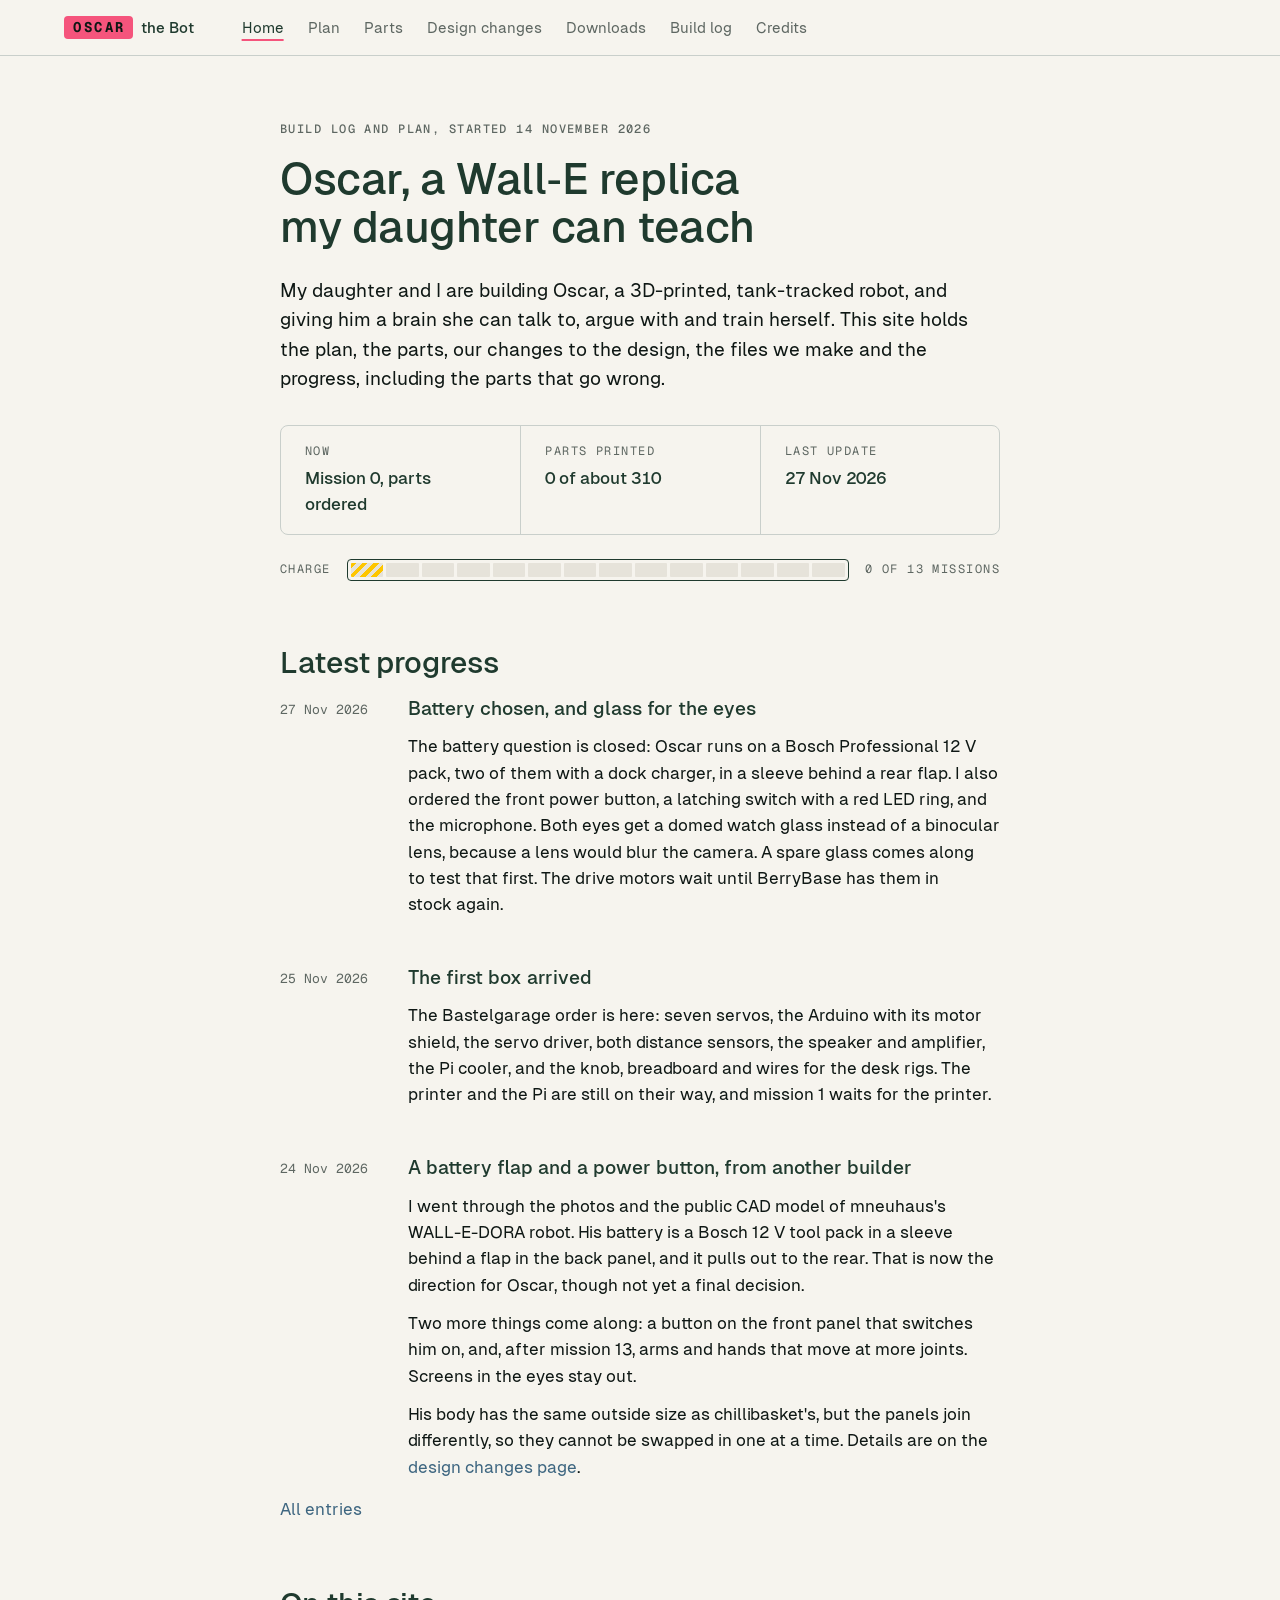
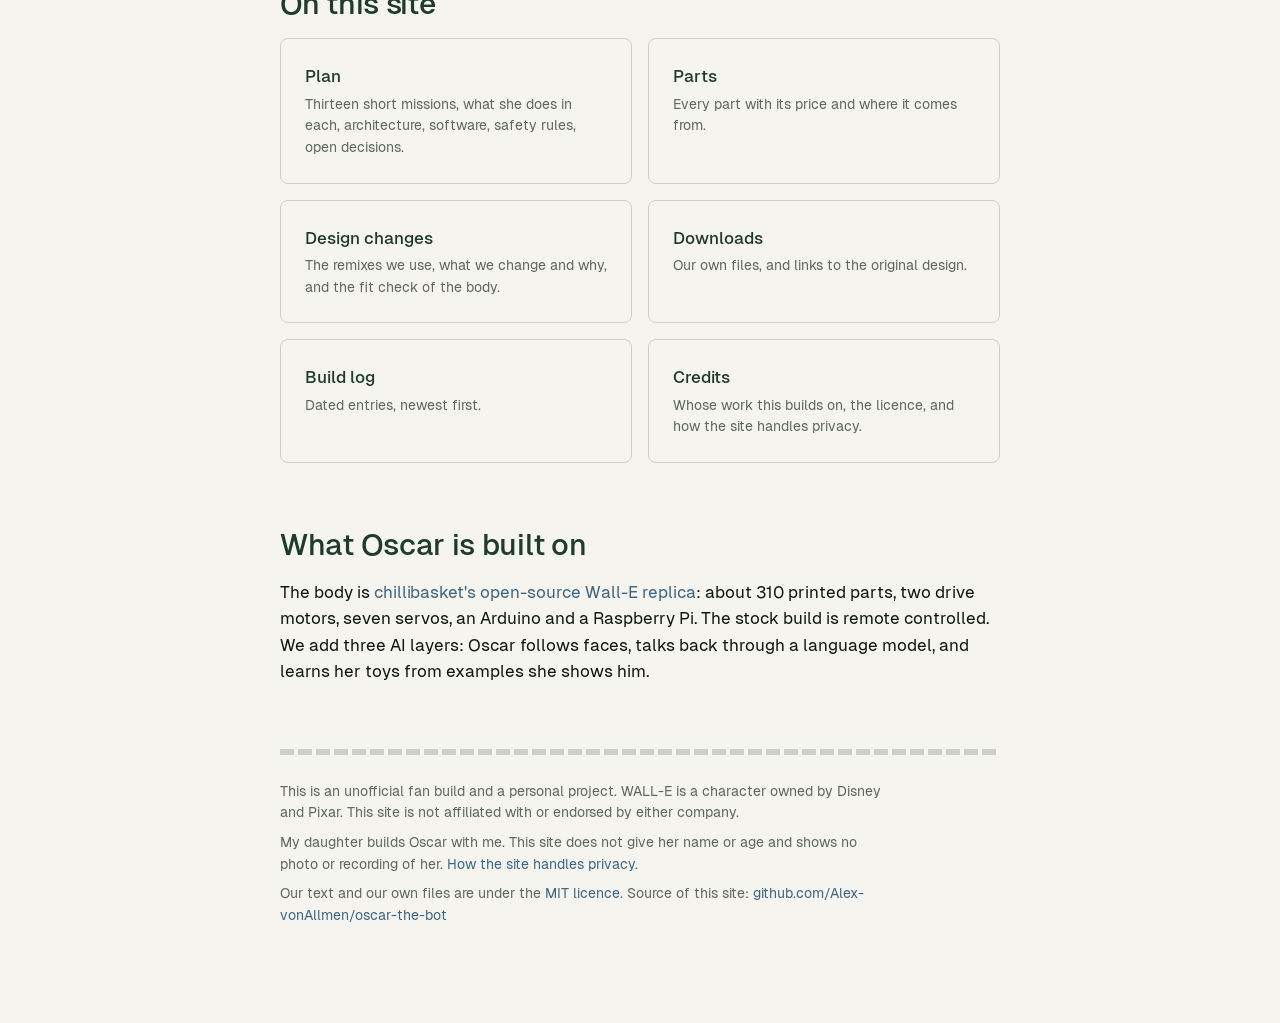
<file: site/index.html>
<!DOCTYPE html>
<html lang="en">
<head>
<meta charset="utf-8">
<meta name="viewport" content="width=device-width, initial-scale=1">
<title>Oscar the Bot: a Wall-E replica my daughter can teach</title>
<meta name="description" content="A father and daughter build Oscar, a 3D-printed Wall-E replica with a Raspberry Pi brain she can teach. Plan, parts, files and progress.">
<link rel="preload" href="assets/fonts/geist-sans-latin-400-normal.woff2" as="font" type="font/woff2" crossorigin>
<link rel="icon" href="assets/icons/favicon.svg" type="image/svg+xml">
<link rel="icon" href="assets/icons/favicon-32.png" sizes="32x32" type="image/png">
<link rel="apple-touch-icon" href="assets/icons/apple-touch-icon.png">
<link rel="stylesheet" href="assets/site.css">
</head>
<body>
<a class="skip" href="#content">Skip to content</a>
<header class="site-head">
  <div class="inner">
    <a class="site-name" href="index.html"><span class="plate">OSCAR</span> the Bot</a>
    <nav class="site-nav" aria-label="Site">
      <ul>
      <li><a href="index.html" aria-current="page">Home</a></li>
      <li><a href="plan.html">Plan</a></li>
      <li><a href="parts.html">Parts</a></li>
      <li><a href="design.html">Design changes</a></li>
      <li><a href="downloads.html">Downloads</a></li>
      <li><a href="log.html">Build log</a></li>
      <li><a href="credits.html">Credits</a></li>
      </ul>
    </nav>
  </div>
</header>
<div class="page">
<main id="content">
<header>
  <p class="eyebrow">Build log and plan, started 14 November 2026</p>
  <h1>Oscar, a Wall&#8209;E replica my daughter can teach</h1>
  <p class="lede">My daughter and I are building Oscar, a 3D-printed, tank-tracked robot, and giving him a brain she can talk to, argue with and train herself. This site holds the plan, the parts, our changes to the design, the files we make and the progress, including the parts that go wrong.</p>
  <dl class="status">
    <div><dt>Now</dt><dd>Mission 0, parts ordered</dd></div>
    <div><dt>Parts printed</dt><dd>0 of about 310</dd></div>
    <div><dt>Last update</dt><dd>27 Nov 2026</dd></div>
  </dl>
  <div class="charge" role="img" aria-label="Mission progress: mission 0 of 13 in progress, none finished">
    <span class="label">Charge</span>
    <ol aria-hidden="true">
      <li class="now"></li>
      <li></li>
      <li></li>
      <li></li>
      <li></li>
      <li></li>
      <li></li>
      <li></li>
      <li></li>
      <li></li>
      <li></li>
      <li></li>
      <li></li>
      <li></li>
    </ol>
    <span class="count">0 of 13 missions</span>
  </div>
</header>

<section id="latest-progress">
  <h2>Latest progress</h2>
  <div id="latest" class="entries">
    <p>The newest entries are on the <a href="log.html">build log</a>.</p>
  </div>
  <p><a href="log.html">All entries</a></p>
</section>

<section id="site">
  <h2>On this site</h2>
  <ul class="cards">
    <li><a href="plan.html"><strong>Plan</strong><span>Thirteen short missions, what she does in each, architecture, software, safety rules, open decisions.</span></a></li>
    <li><a href="parts.html"><strong>Parts</strong><span>Every part with its price and where it comes from.</span></a></li>
    <li><a href="design.html"><strong>Design changes</strong><span>The remixes we use, what we change and why, and the fit check of the body.</span></a></li>
    <li><a href="downloads.html"><strong>Downloads</strong><span>Our own files, and links to the original design.</span></a></li>
    <li><a href="log.html"><strong>Build log</strong><span>Dated entries, newest first.</span></a></li>
    <li><a href="credits.html"><strong>Credits</strong><span>Whose work this builds on, the licence, and how the site handles privacy.</span></a></li>
  </ul>
</section>

<section id="base">
  <h2>What Oscar is built on</h2>
  <p>The body is <a href="https://wired.chillibasket.com/3d-printed-wall-e/">chillibasket's open-source Wall-E replica</a>: about 310 printed parts, two drive motors, seven servos, an Arduino and a Raspberry Pi. The stock build is remote controlled. We add three AI layers: Oscar follows faces, talks back through a language model, and learns her toys from examples she shows him.</p>
</section>
</main>
<footer>
  <p>This is an unofficial fan build and a personal project. WALL-E is a character owned by Disney and Pixar. This site is not affiliated with or endorsed by either company.</p>
  <p>My daughter builds Oscar with me. This site does not give her name or age and shows no photo or recording of her. <a href="credits.html#privacy">How the site handles privacy</a>.</p>
  <p>Our text and our own files are under the <a href="credits.html#licence">MIT licence</a>. Source of this site: <a href="https://github.com/Alex-vonAllmen/oscar-the-bot">github.com/Alex-vonAllmen/oscar-the-bot</a></p>
</footer>
</div>
<script src="assets/latest.js" defer></script>
</body>
</html>
</file>
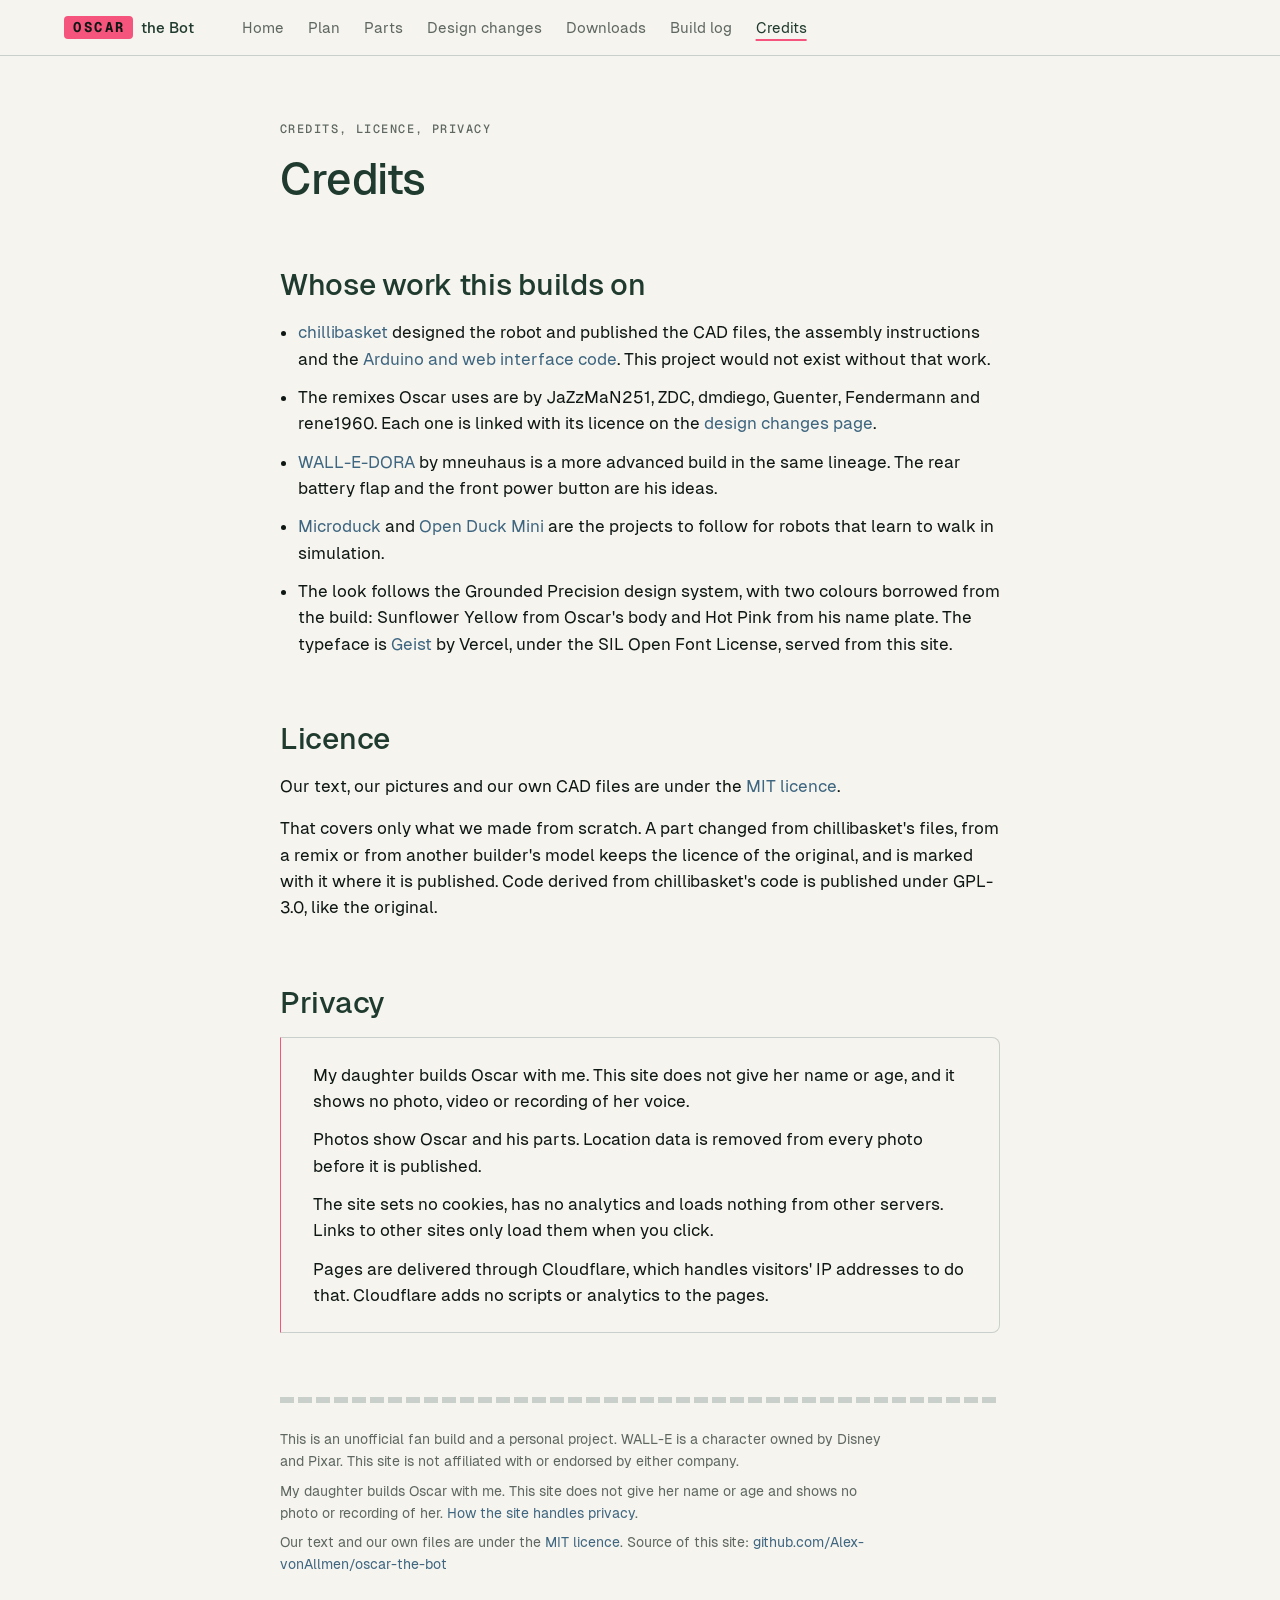
<file: site/credits.html>
<!DOCTYPE html>
<html lang="en">
<head>
<meta charset="utf-8">
<meta name="viewport" content="width=device-width, initial-scale=1">
<title>Credits | Oscar the Bot</title>
<meta name="description" content="Credits, licence and privacy for the Oscar build site.">
<link rel="preload" href="assets/fonts/geist-sans-latin-400-normal.woff2" as="font" type="font/woff2" crossorigin>
<link rel="icon" href="assets/icons/favicon.svg" type="image/svg+xml">
<link rel="icon" href="assets/icons/favicon-32.png" sizes="32x32" type="image/png">
<link rel="apple-touch-icon" href="assets/icons/apple-touch-icon.png">
<link rel="stylesheet" href="assets/site.css">
</head>
<body>
<a class="skip" href="#content">Skip to content</a>
<header class="site-head">
  <div class="inner">
    <a class="site-name" href="index.html"><span class="plate">OSCAR</span> the Bot</a>
    <nav class="site-nav" aria-label="Site">
      <ul>
      <li><a href="index.html">Home</a></li>
      <li><a href="plan.html">Plan</a></li>
      <li><a href="parts.html">Parts</a></li>
      <li><a href="design.html">Design changes</a></li>
      <li><a href="downloads.html">Downloads</a></li>
      <li><a href="log.html">Build log</a></li>
      <li><a href="credits.html" aria-current="page">Credits</a></li>
      </ul>
    </nav>
  </div>
</header>
<div class="page">
<main id="content">
<header>
  <p class="eyebrow">Credits, licence, privacy</p>
  <h1>Credits</h1>
</header>

<section id="credits">
  <h2>Whose work this builds on</h2>
  <ul class="plain">
    <li><a href="https://wired.chillibasket.com/3d-printed-wall-e/">chillibasket</a> designed the robot and published the CAD files, the assembly instructions and the <a href="https://github.com/chillibasket/walle-replica">Arduino and web interface code</a>. This project would not exist without that work.</li>
    <li>The remixes Oscar uses are by JaZzMaN251, ZDC, dmdiego, Guenter, Fendermann and rene1960. Each one is linked with its licence on the <a href="design.html#remixes">design changes page</a>.</li>
    <li><a href="https://mneuhaus.github.io/wall-e-dora">WALL-E-DORA</a> by mneuhaus is a more advanced build in the same lineage. The rear battery flap and the front power button are his ideas.</li>
    <li><a href="https://pollen-robotics.com/microduck/">Microduck</a> and <a href="https://github.com/apirrone/Open_Duck_Mini">Open Duck Mini</a> are the projects to follow for robots that learn to walk in simulation.</li>
    <li>The look follows the Grounded Precision design system, with two colours borrowed from the build: Sunflower Yellow from Oscar's body and Hot Pink from his name plate. The typeface is <a href="https://vercel.com/font">Geist</a> by Vercel, under the SIL Open Font License, served from this site.</li>
  </ul>
</section>

<section id="licence">
  <h2>Licence</h2>
  <p>Our text, our pictures and our own CAD files are under the <a href="https://github.com/Alex-vonAllmen/oscar-the-bot/blob/main/LICENSE">MIT licence</a>.</p>
  <p>That covers only what we made from scratch. A part changed from chillibasket's files, from a remix or from another builder's model keeps the licence of the original, and is marked with it where it is published. Code derived from chillibasket's code is published under GPL-3.0, like the original.</p>
</section>

<section id="privacy">
  <h2>Privacy</h2>
  <div class="privacy">
    <p>My daughter builds Oscar with me. This site does not give her name or age, and it shows no photo, video or recording of her voice.</p>
    <p>Photos show Oscar and his parts. Location data is removed from every photo before it is published.</p>
    <p>The site sets no cookies, has no analytics and loads nothing from other servers. Links to other sites only load them when you click.</p>
    <p>Pages are delivered through Cloudflare, which handles visitors' IP addresses to do that. Cloudflare adds no scripts or analytics to the pages.</p>
  </div>
</section>
</main>
<footer>
  <p>This is an unofficial fan build and a personal project. WALL-E is a character owned by Disney and Pixar. This site is not affiliated with or endorsed by either company.</p>
  <p>My daughter builds Oscar with me. This site does not give her name or age and shows no photo or recording of her. <a href="credits.html#privacy">How the site handles privacy</a>.</p>
  <p>Our text and our own files are under the <a href="credits.html#licence">MIT licence</a>. Source of this site: <a href="https://github.com/Alex-vonAllmen/oscar-the-bot">github.com/Alex-vonAllmen/oscar-the-bot</a></p>
</footer>
</div>
</body>
</html>
</file>
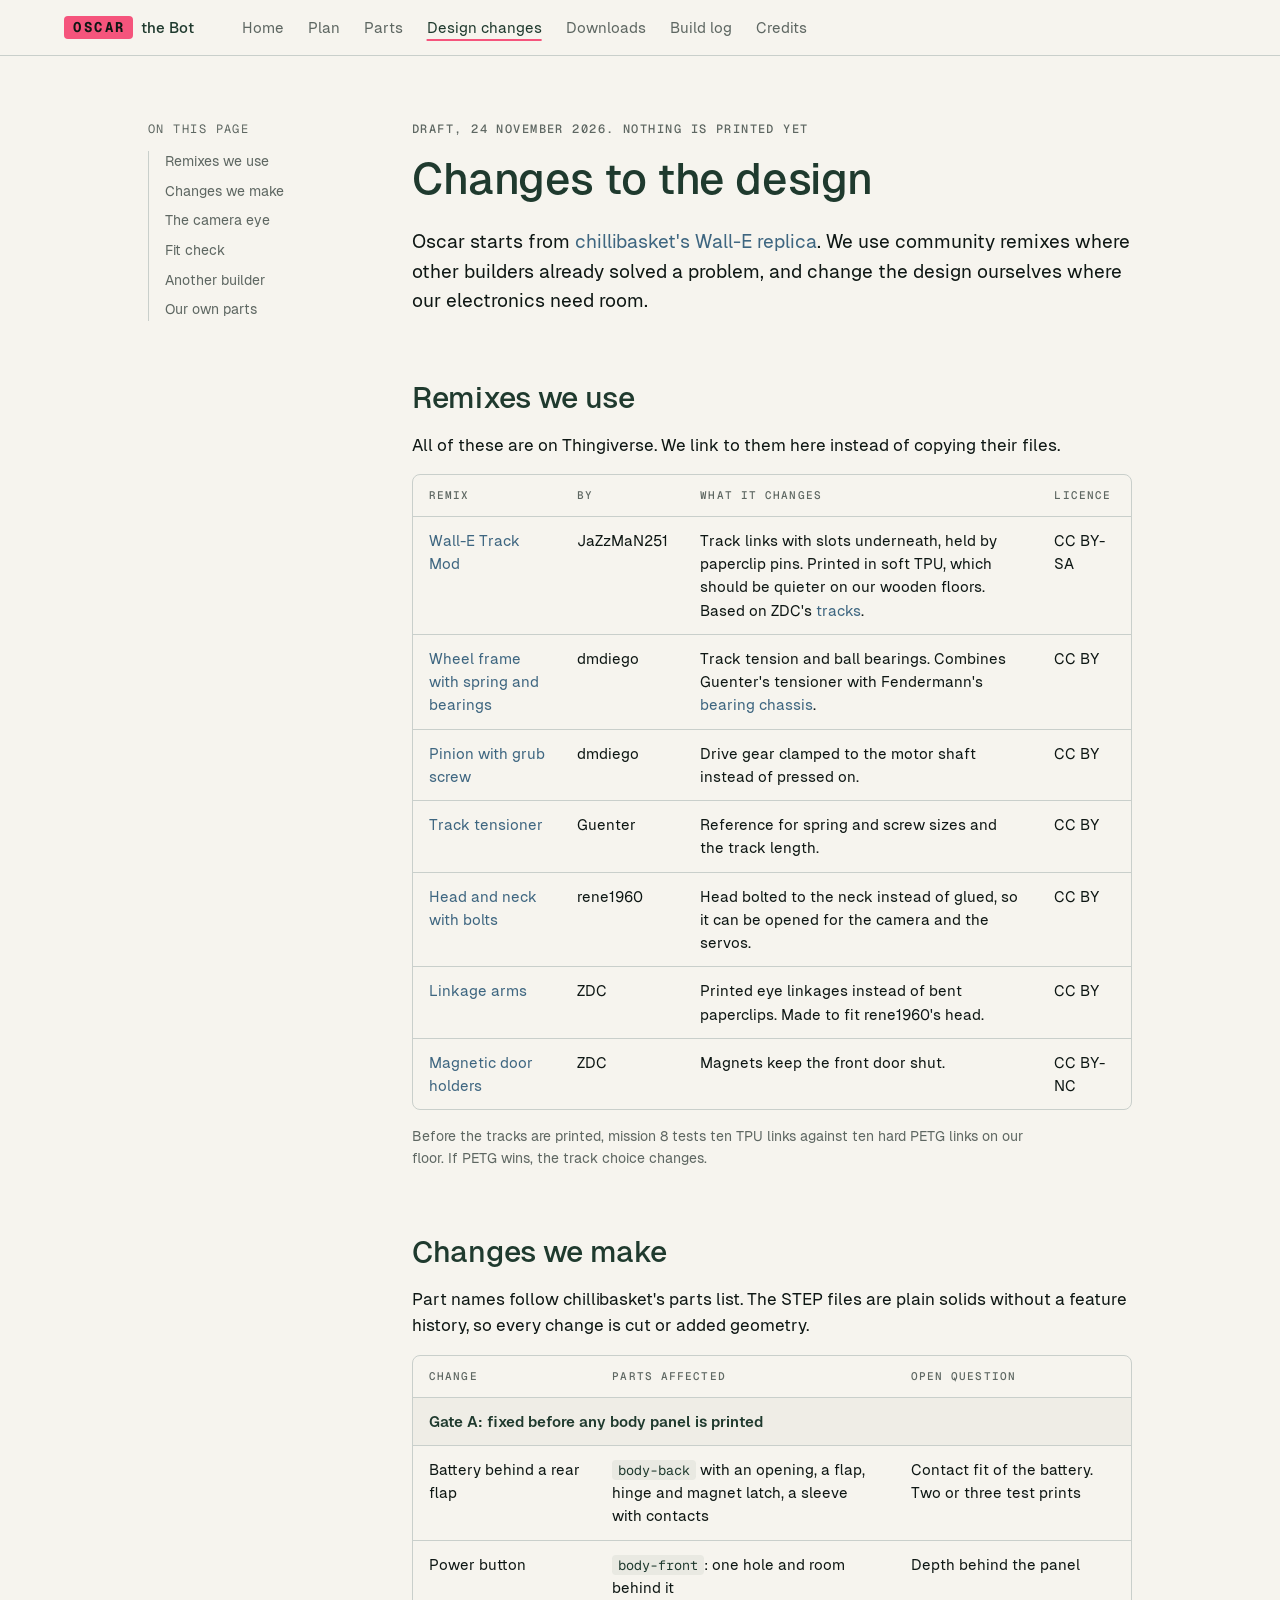
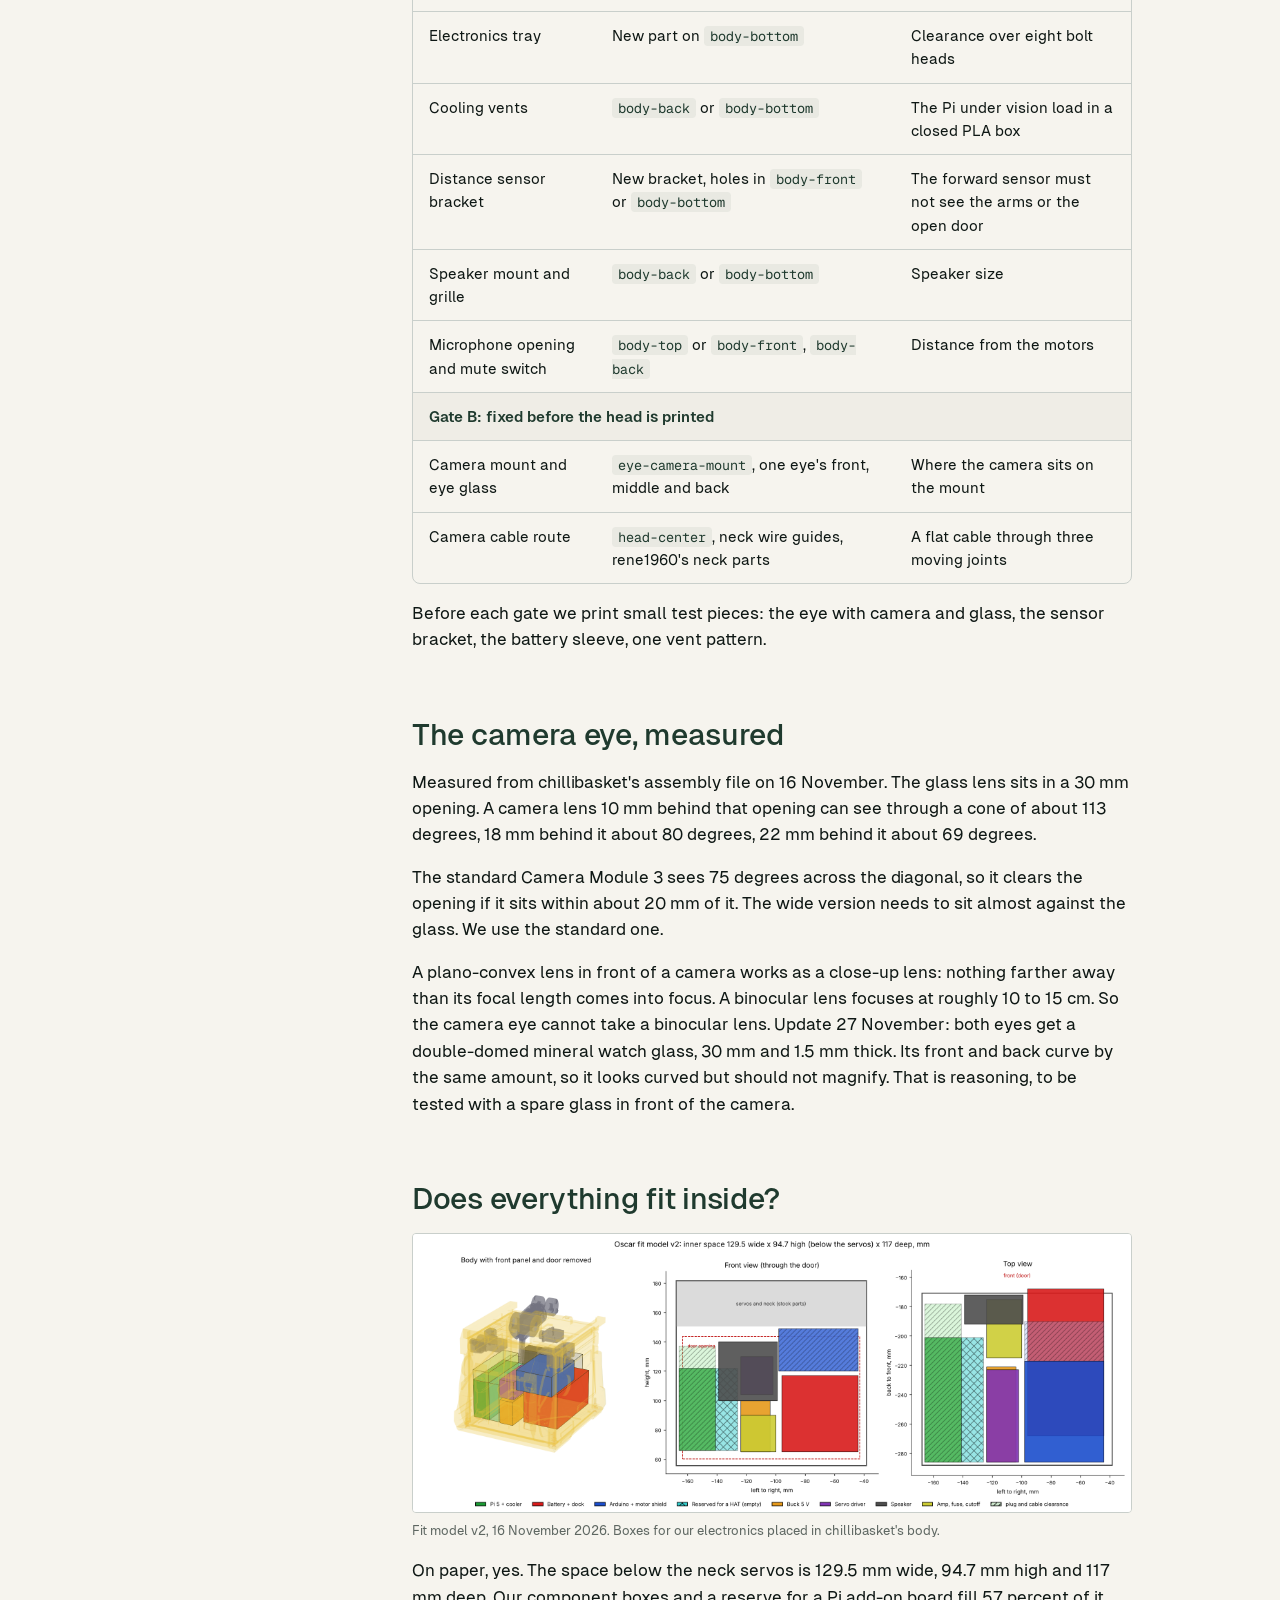
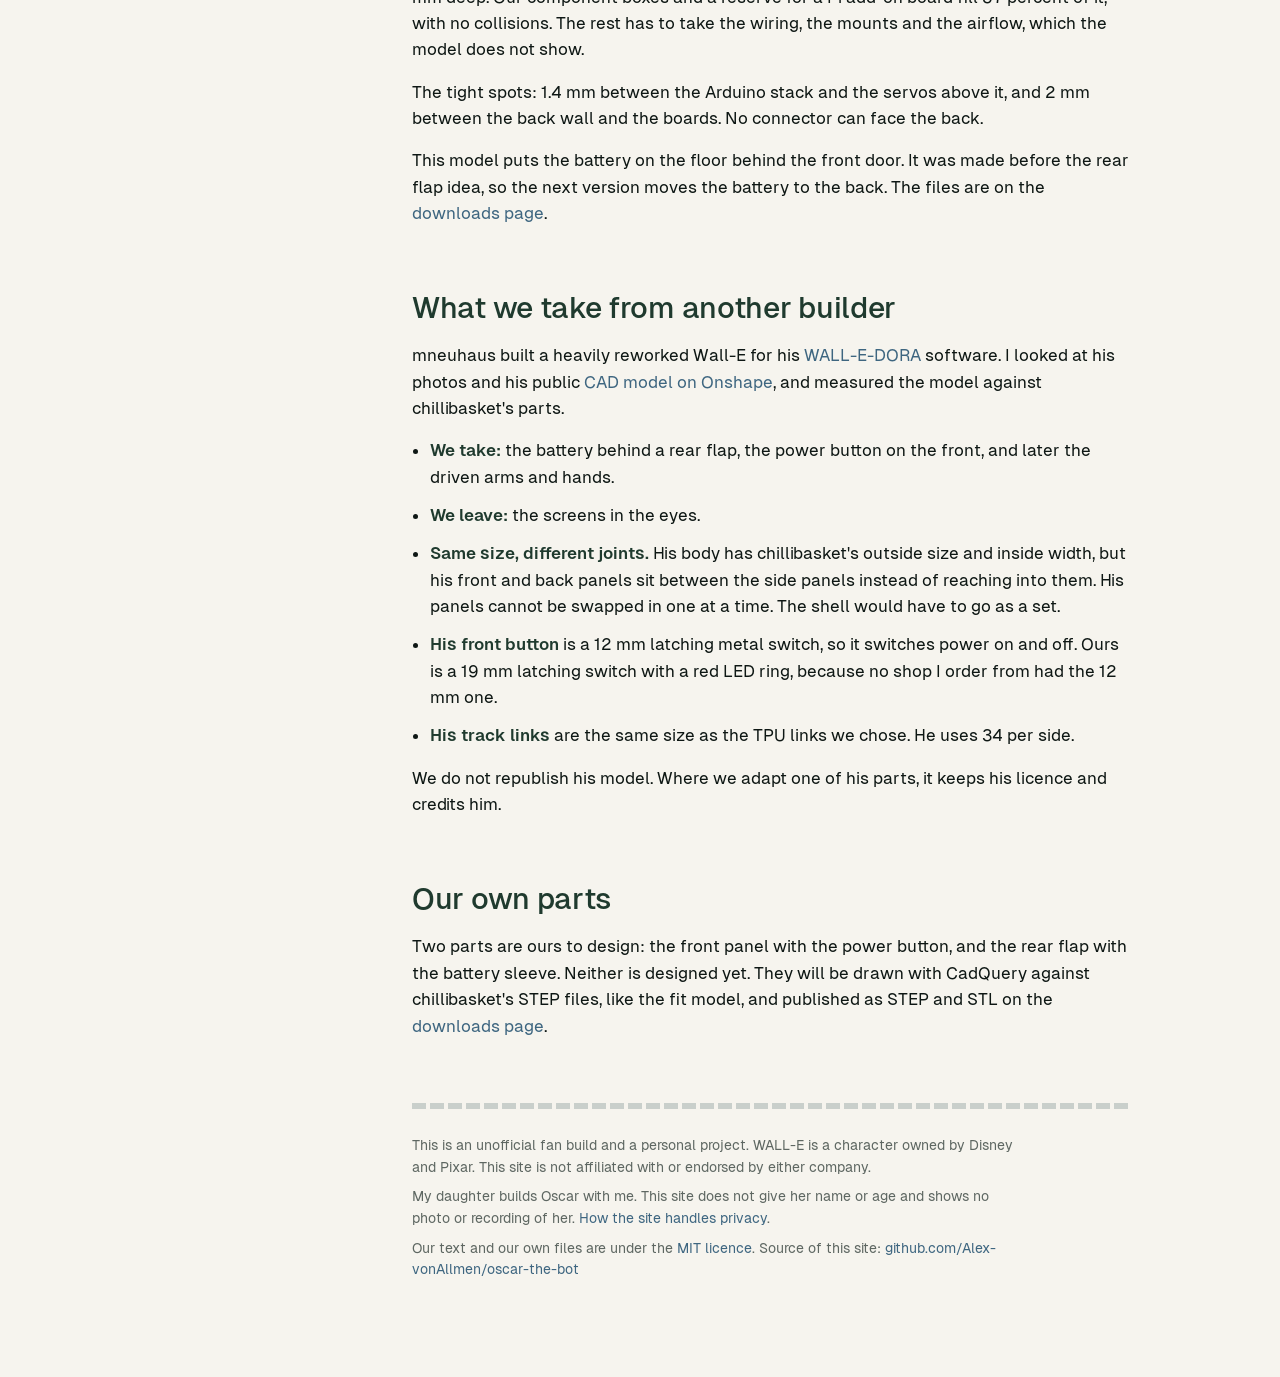
<file: site/design.html>
<!DOCTYPE html>
<html lang="en">
<head>
<meta charset="utf-8">
<meta name="viewport" content="width=device-width, initial-scale=1">
<title>Design changes | Oscar the Bot</title>
<meta name="description" content="Which community remixes Oscar uses, the CAD changes our electronics need, and the fit check of the body.">
<link rel="preload" href="assets/fonts/geist-sans-latin-400-normal.woff2" as="font" type="font/woff2" crossorigin>
<link rel="icon" href="assets/icons/favicon.svg" type="image/svg+xml">
<link rel="icon" href="assets/icons/favicon-32.png" sizes="32x32" type="image/png">
<link rel="apple-touch-icon" href="assets/icons/apple-touch-icon.png">
<link rel="stylesheet" href="assets/site.css">
</head>
<body>
<a class="skip" href="#content">Skip to content</a>
<header class="site-head">
  <div class="inner">
    <a class="site-name" href="index.html"><span class="plate">OSCAR</span> the Bot</a>
    <nav class="site-nav" aria-label="Site">
      <ul>
      <li><a href="index.html">Home</a></li>
      <li><a href="plan.html">Plan</a></li>
      <li><a href="parts.html">Parts</a></li>
      <li><a href="design.html" aria-current="page">Design changes</a></li>
      <li><a href="downloads.html">Downloads</a></li>
      <li><a href="log.html">Build log</a></li>
      <li><a href="credits.html">Credits</a></li>
      </ul>
    </nav>
  </div>
</header>
<div class="shell">

<nav class="index" aria-label="On this page">
  <p class="name">On this page</p>
  <ol>
    <li><a href="#remixes">Remixes we use</a></li>
    <li><a href="#changes">Changes we make</a></li>
    <li><a href="#eye">The camera eye</a></li>
    <li><a href="#fit">Fit check</a></li>
    <li><a href="#dora">Another builder</a></li>
    <li><a href="#ours">Our own parts</a></li>
  </ol>
</nav>

<main id="content">
<header>
  <p class="eyebrow">Draft, 24 November 2026. Nothing is printed yet</p>
  <h1>Changes to the design</h1>
  <p class="lede">Oscar starts from <a href="https://wired.chillibasket.com/3d-printed-wall-e/">chillibasket's Wall-E replica</a>. We use community remixes where other builders already solved a problem, and change the design ourselves where our electronics need room.</p>
</header>

<section id="remixes">
  <h2>Remixes we use</h2>
  <p>All of these are on Thingiverse. We link to them here instead of copying their files.</p>
  <div class="table-scroll">
    <table>
      <thead><tr><th scope="col">Remix</th><th scope="col">By</th><th scope="col">What it changes</th><th scope="col">Licence</th></tr></thead>
      <tbody>
        <tr><td><a href="https://www.thingiverse.com/thing:6630130">Wall-E Track Mod</a></td><td>JaZzMaN251</td><td>Track links with slots underneath, held by paperclip pins. Printed in soft TPU, which should be quieter on our wooden floors. Based on ZDC's <a href="https://www.thingiverse.com/thing:4932310">tracks</a>.</td><td>CC BY-SA</td></tr>
        <tr><td><a href="https://www.thingiverse.com/thing:4832742">Wheel frame with spring and bearings</a></td><td>dmdiego</td><td>Track tension and ball bearings. Combines Guenter's tensioner with Fendermann's <a href="https://www.thingiverse.com/thing:4795733">bearing chassis</a>.</td><td>CC BY</td></tr>
        <tr><td><a href="https://www.thingiverse.com/thing:4932959">Pinion with grub screw</a></td><td>dmdiego</td><td>Drive gear clamped to the motor shaft instead of pressed on.</td><td>CC BY</td></tr>
        <tr><td><a href="https://www.thingiverse.com/thing:4285247">Track tensioner</a></td><td>Guenter</td><td>Reference for spring and screw sizes and the track length.</td><td>CC BY</td></tr>
        <tr><td><a href="https://www.thingiverse.com/thing:4583962">Head and neck with bolts</a></td><td>rene1960</td><td>Head bolted to the neck instead of glued, so it can be opened for the camera and the servos.</td><td>CC BY</td></tr>
        <tr><td><a href="https://www.thingiverse.com/thing:4707426">Linkage arms</a></td><td>ZDC</td><td>Printed eye linkages instead of bent paperclips. Made to fit rene1960's head.</td><td>CC BY</td></tr>
        <tr><td><a href="https://www.thingiverse.com/thing:4734863">Magnetic door holders</a></td><td>ZDC</td><td>Magnets keep the front door shut.</td><td>CC BY-NC</td></tr>
      </tbody>
    </table>
  </div>
  <p class="note">Before the tracks are printed, mission 8 tests ten TPU links against ten hard PETG links on our floor. If PETG wins, the track choice changes.</p>
</section>

<section id="changes">
  <h2>Changes we make</h2>
  <p>Part names follow chillibasket's parts list. The STEP files are plain solids without a feature history, so every change is cut or added geometry.</p>
  <div class="table-scroll">
    <table>
      <thead><tr><th scope="col">Change</th><th scope="col">Parts affected</th><th scope="col">Open question</th></tr></thead>
      <tbody>
        <tr><th scope="rowgroup" colspan="3">Gate A: fixed before any body panel is printed</th></tr>
        <tr><td>Battery behind a rear flap</td><td><code>body-back</code> with an opening, a flap, hinge and magnet latch, a sleeve with contacts</td><td>Contact fit of the battery. Two or three test prints</td></tr>
        <tr><td>Power button</td><td><code>body-front</code>: one hole and room behind it</td><td>Depth behind the panel</td></tr>
        <tr><td>Electronics tray</td><td>New part on <code>body-bottom</code></td><td>Clearance over eight bolt heads</td></tr>
        <tr><td>Cooling vents</td><td><code>body-back</code> or <code>body-bottom</code></td><td>The Pi under vision load in a closed PLA box</td></tr>
        <tr><td>Distance sensor bracket</td><td>New bracket, holes in <code>body-front</code> or <code>body-bottom</code></td><td>The forward sensor must not see the arms or the open door</td></tr>
        <tr><td>Speaker mount and grille</td><td><code>body-back</code> or <code>body-bottom</code></td><td>Speaker size</td></tr>
        <tr><td>Microphone opening and mute switch</td><td><code>body-top</code> or <code>body-front</code>, <code>body-back</code></td><td>Distance from the motors</td></tr>
        <tr><th scope="rowgroup" colspan="3">Gate B: fixed before the head is printed</th></tr>
        <tr><td>Camera mount and eye glass</td><td><code>eye-camera-mount</code>, one eye's front, middle and back</td><td>Where the camera sits on the mount</td></tr>
        <tr><td>Camera cable route</td><td><code>head-center</code>, neck wire guides, rene1960's neck parts</td><td>A flat cable through three moving joints</td></tr>
      </tbody>
    </table>
  </div>
  <p>Before each gate we print small test pieces: the eye with camera and glass, the sensor bracket, the battery sleeve, one vent pattern.</p>
</section>

<section id="eye">
  <h2>The camera eye, measured</h2>
  <p>Measured from chillibasket's assembly file on 16 November. The glass lens sits in a 30 mm opening. A camera lens 10 mm behind that opening can see through a cone of about 113 degrees, 18 mm behind it about 80 degrees, 22 mm behind it about 69 degrees.</p>
  <p>The standard Camera Module 3 sees 75 degrees across the diagonal, so it clears the opening if it sits within about 20 mm of it. The wide version needs to sit almost against the glass. We use the standard one.</p>
  <p>A plano-convex lens in front of a camera works as a close-up lens: nothing farther away than its focal length comes into focus. A binocular lens focuses at roughly 10 to 15 cm. So the camera eye cannot take a binocular lens. Update 27 November: both eyes get a double-domed mineral watch glass, 30 mm and 1.5 mm thick. Its front and back curve by the same amount, so it looks curved but should not magnify. That is reasoning, to be tested with a spare glass in front of the camera.</p>
</section>

<section id="fit">
  <h2>Does everything fit inside?</h2>
  <figure>
    <a href="files/oscar-fit-model-v2.png"><img src="files/oscar-fit-model-v2.png" width="2080" height="806" alt="Three views of the robot's body with coloured boxes for the Raspberry Pi, battery, Arduino, converter, servo driver, speaker and amplifier, all inside the body outline." loading="lazy"></a>
    <figcaption>Fit model v2, 16 November 2026. Boxes for our electronics placed in chillibasket's body.</figcaption>
  </figure>
  <p>On paper, yes. The space below the neck servos is 129.5 mm wide, 94.7 mm high and 117 mm deep. Our component boxes and a reserve for a Pi add-on board fill 57 percent of it, with no collisions. The rest has to take the wiring, the mounts and the airflow, which the model does not show.</p>
  <p>The tight spots: 1.4 mm between the Arduino stack and the servos above it, and 2 mm between the back wall and the boards. No connector can face the back.</p>
  <p>This model puts the battery on the floor behind the front door. It was made before the rear flap idea, so the next version moves the battery to the back. The files are on the <a href="downloads.html">downloads page</a>.</p>
</section>

<section id="dora">
  <h2>What we take from another builder</h2>
  <p>mneuhaus built a heavily reworked Wall-E for his <a href="https://mneuhaus.github.io/wall-e-dora">WALL-E-DORA</a> software. I looked at his photos and his public <a href="https://cad.onshape.com/documents/e2006a749194244a0138595b/w/b0c916bba4469b0d0f3203c4/e/2251efc11f608df0d03058cb">CAD model on Onshape</a>, and measured the model against chillibasket's parts.</p>
  <ul class="plain">
    <li><strong>We take:</strong> the battery behind a rear flap, the power button on the front, and later the driven arms and hands.</li>
    <li><strong>We leave:</strong> the screens in the eyes.</li>
    <li><strong>Same size, different joints.</strong> His body has chillibasket's outside size and inside width, but his front and back panels sit between the side panels instead of reaching into them. His panels cannot be swapped in one at a time. The shell would have to go as a set.</li>
    <li><strong>His front button</strong> is a 12 mm latching metal switch, so it switches power on and off. Ours is a 19 mm latching switch with a red LED ring, because no shop I order from had the 12 mm one.</li>
    <li><strong>His track links</strong> are the same size as the TPU links we chose. He uses 34 per side.</li>
  </ul>
  <p>We do not republish his model. Where we adapt one of his parts, it keeps his licence and credits him.</p>
</section>

<section id="ours">
  <h2>Our own parts</h2>
  <p>Two parts are ours to design: the front panel with the power button, and the rear flap with the battery sleeve. Neither is designed yet. They will be drawn with CadQuery against chillibasket's STEP files, like the fit model, and published as STEP and STL on the <a href="downloads.html">downloads page</a>.</p>
</section>

<footer>
  <p>This is an unofficial fan build and a personal project. WALL-E is a character owned by Disney and Pixar. This site is not affiliated with or endorsed by either company.</p>
  <p>My daughter builds Oscar with me. This site does not give her name or age and shows no photo or recording of her. <a href="credits.html#privacy">How the site handles privacy</a>.</p>
  <p>Our text and our own files are under the <a href="credits.html#licence">MIT licence</a>. Source of this site: <a href="https://github.com/Alex-vonAllmen/oscar-the-bot">github.com/Alex-vonAllmen/oscar-the-bot</a></p>
</footer>
</main>
</div>
</body>
</html>
</file>
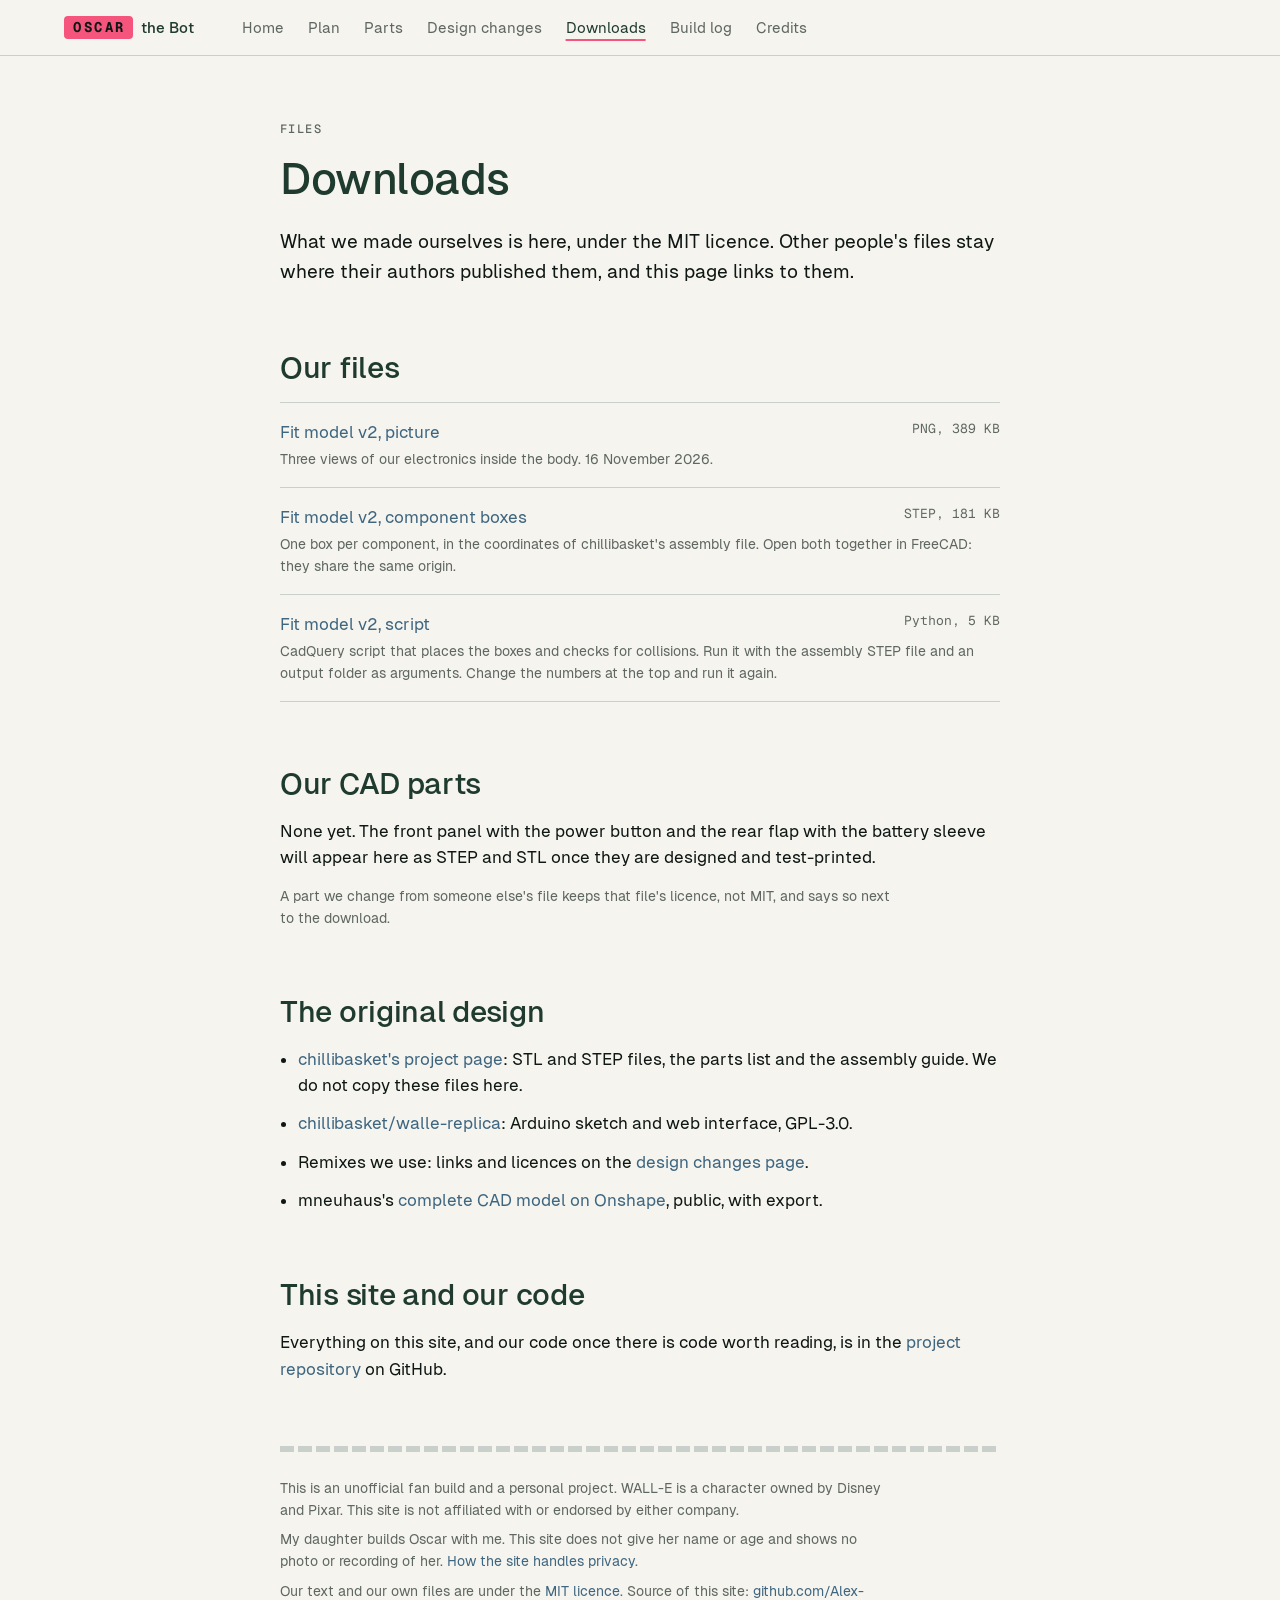
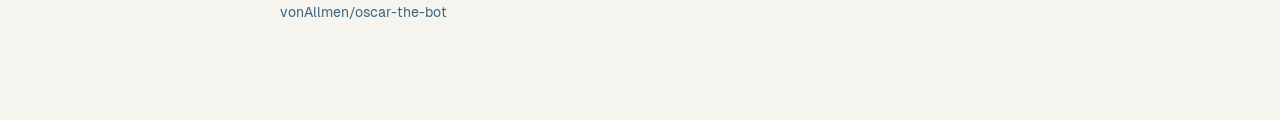
<file: site/downloads.html>
<!DOCTYPE html>
<html lang="en">
<head>
<meta charset="utf-8">
<meta name="viewport" content="width=device-width, initial-scale=1">
<title>Downloads | Oscar the Bot</title>
<meta name="description" content="Files from the Oscar build: fit model, component boxes and script, and links to the original design and remixes.">
<link rel="preload" href="assets/fonts/geist-sans-latin-400-normal.woff2" as="font" type="font/woff2" crossorigin>
<link rel="icon" href="assets/icons/favicon.svg" type="image/svg+xml">
<link rel="icon" href="assets/icons/favicon-32.png" sizes="32x32" type="image/png">
<link rel="apple-touch-icon" href="assets/icons/apple-touch-icon.png">
<link rel="stylesheet" href="assets/site.css">
</head>
<body>
<a class="skip" href="#content">Skip to content</a>
<header class="site-head">
  <div class="inner">
    <a class="site-name" href="index.html"><span class="plate">OSCAR</span> the Bot</a>
    <nav class="site-nav" aria-label="Site">
      <ul>
      <li><a href="index.html">Home</a></li>
      <li><a href="plan.html">Plan</a></li>
      <li><a href="parts.html">Parts</a></li>
      <li><a href="design.html">Design changes</a></li>
      <li><a href="downloads.html" aria-current="page">Downloads</a></li>
      <li><a href="log.html">Build log</a></li>
      <li><a href="credits.html">Credits</a></li>
      </ul>
    </nav>
  </div>
</header>
<div class="page">
<main id="content">
<header>
  <p class="eyebrow">Files</p>
  <h1>Downloads</h1>
  <p class="lede">What we made ourselves is here, under the MIT licence. Other people's files stay where their authors published them, and this page links to them.</p>
</header>

<section id="ours">
  <h2>Our files</h2>
  <ul class="files">
    <li><a href="files/oscar-fit-model-v2.png">Fit model v2, picture</a><span class="meta">PNG, 389 KB</span><span class="desc">Three views of our electronics inside the body. 16 November 2026.</span></li>
    <li><a href="files/oscar-components-v2.step" download>Fit model v2, component boxes</a><span class="meta">STEP, 181 KB</span><span class="desc">One box per component, in the coordinates of chillibasket's assembly file. Open both together in FreeCAD: they share the same origin.</span></li>
    <li><a href="files/oscar-fit-model-v2.py" download>Fit model v2, script</a><span class="meta">Python, 5 KB</span><span class="desc">CadQuery script that places the boxes and checks for collisions. Run it with the assembly STEP file and an output folder as arguments. Change the numbers at the top and run it again.</span></li>
  </ul>
</section>

<section id="cad">
  <h2>Our CAD parts</h2>
  <p>None yet. The front panel with the power button and the rear flap with the battery sleeve will appear here as STEP and STL once they are designed and test-printed.</p>
  <p class="note">A part we change from someone else's file keeps that file's licence, not MIT, and says so next to the download.</p>
</section>

<section id="original">
  <h2>The original design</h2>
  <ul class="plain">
    <li><a href="https://wired.chillibasket.com/3d-printed-wall-e/">chillibasket's project page</a>: STL and STEP files, the parts list and the assembly guide. We do not copy these files here.</li>
    <li><a href="https://github.com/chillibasket/walle-replica">chillibasket/walle-replica</a>: Arduino sketch and web interface, GPL-3.0.</li>
    <li>Remixes we use: links and licences on the <a href="design.html#remixes">design changes page</a>.</li>
    <li>mneuhaus's <a href="https://cad.onshape.com/documents/e2006a749194244a0138595b/w/b0c916bba4469b0d0f3203c4/e/2251efc11f608df0d03058cb">complete CAD model on Onshape</a>, public, with export.</li>
  </ul>
</section>

<section id="source">
  <h2>This site and our code</h2>
  <p>Everything on this site, and our code once there is code worth reading, is in the <a href="https://github.com/Alex-vonAllmen/oscar-the-bot">project repository</a> on GitHub.</p>
</section>
</main>
<footer>
  <p>This is an unofficial fan build and a personal project. WALL-E is a character owned by Disney and Pixar. This site is not affiliated with or endorsed by either company.</p>
  <p>My daughter builds Oscar with me. This site does not give her name or age and shows no photo or recording of her. <a href="credits.html#privacy">How the site handles privacy</a>.</p>
  <p>Our text and our own files are under the <a href="credits.html#licence">MIT licence</a>. Source of this site: <a href="https://github.com/Alex-vonAllmen/oscar-the-bot">github.com/Alex-vonAllmen/oscar-the-bot</a></p>
</footer>
</div>
</body>
</html>
</file>
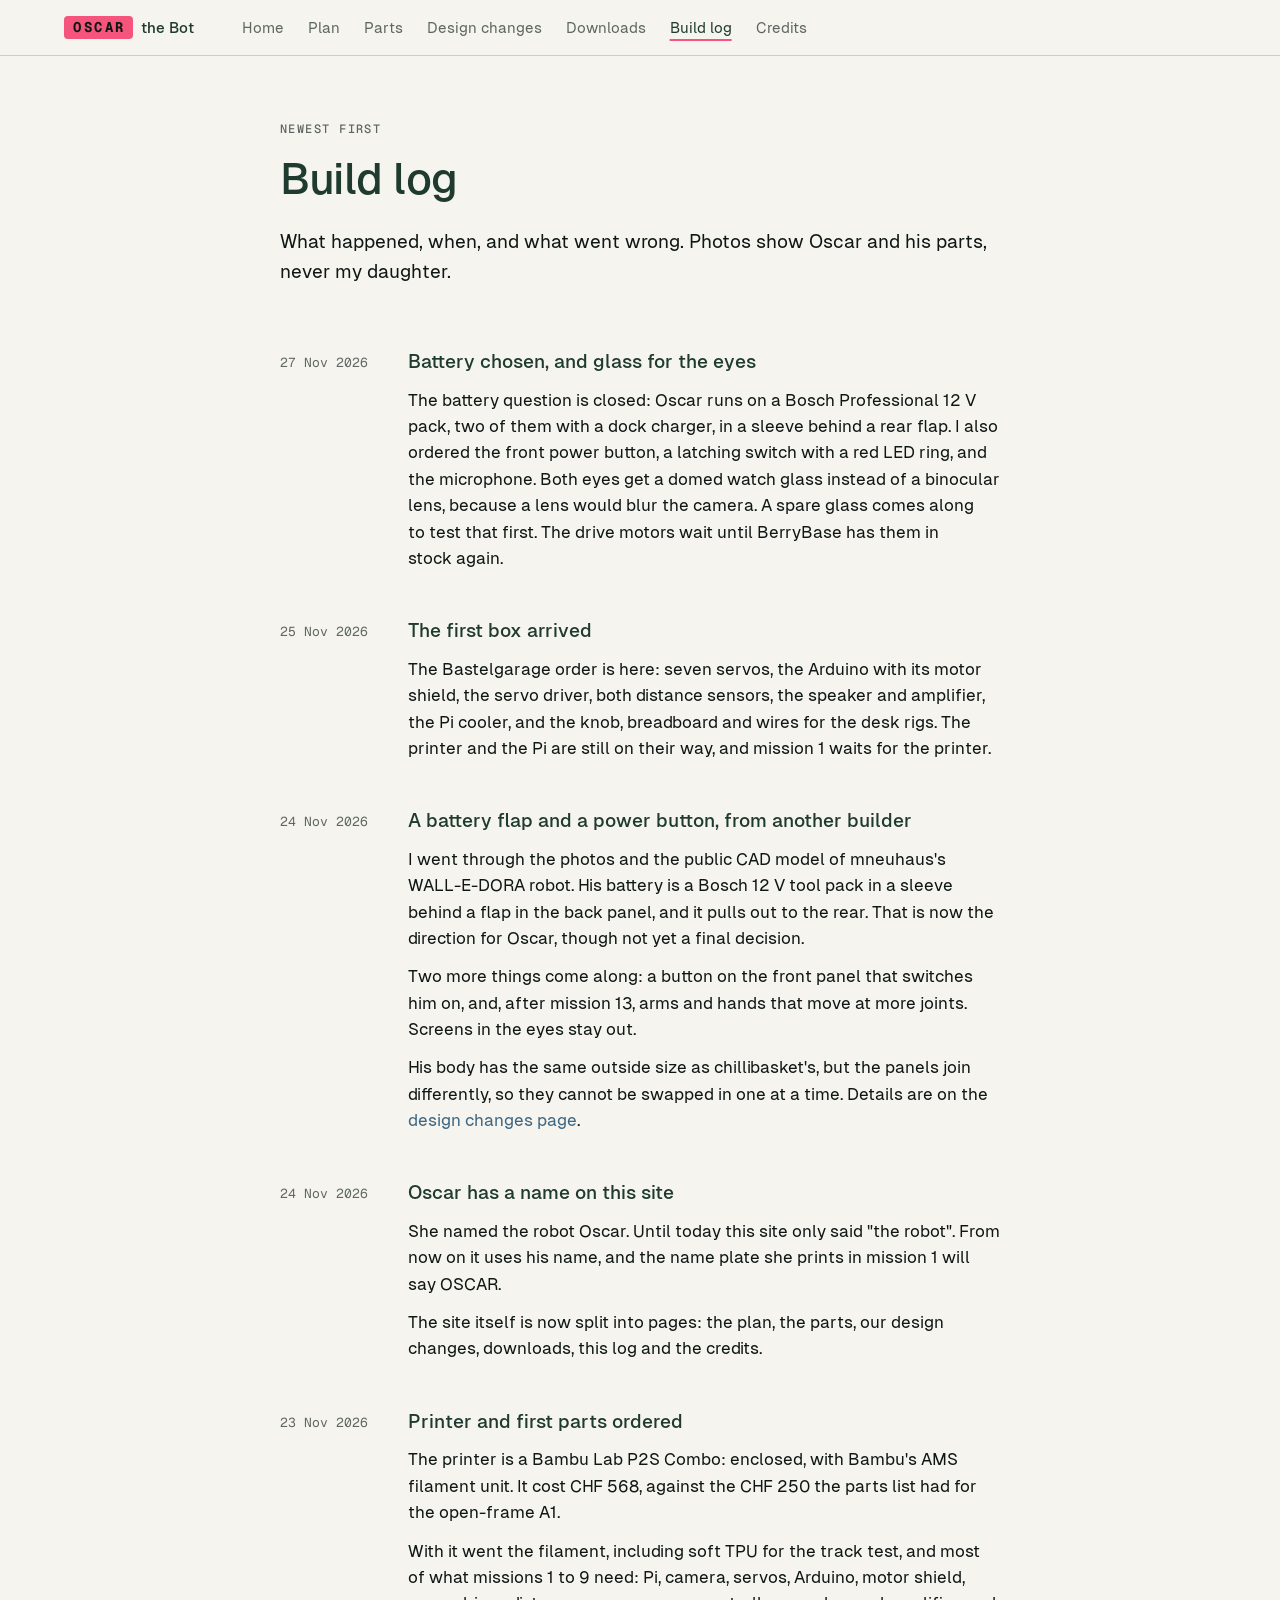
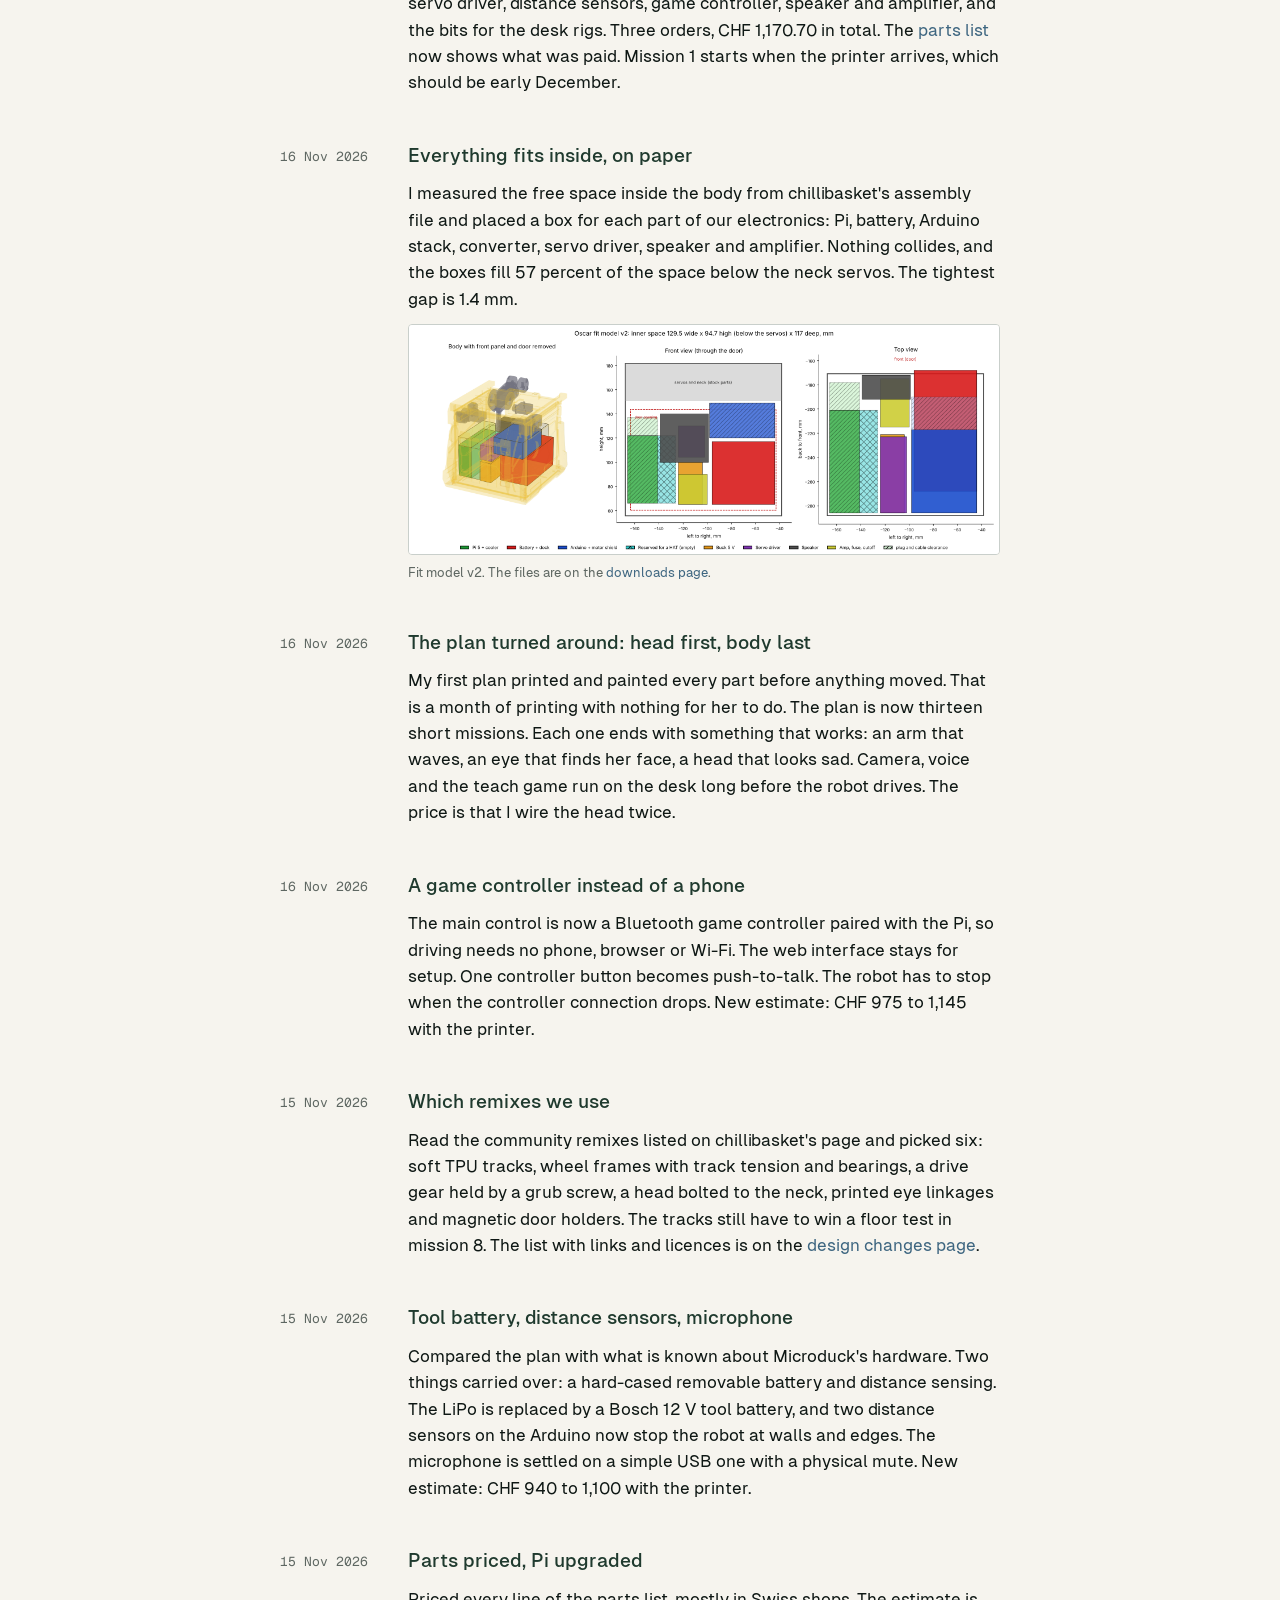
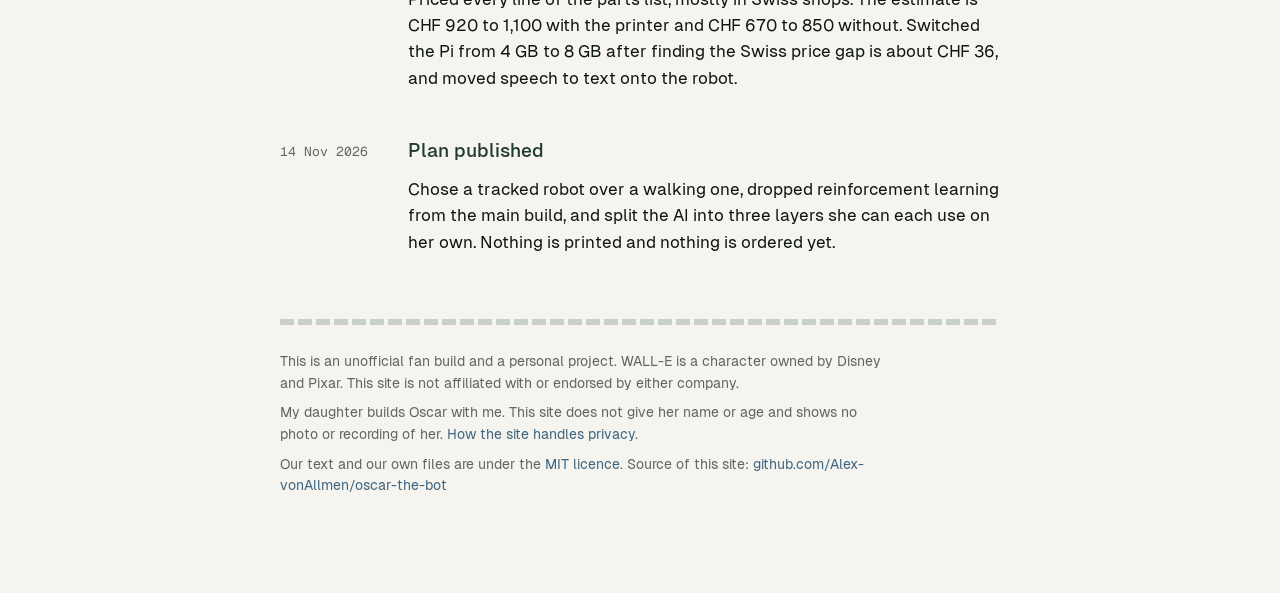
<file: site/log.html>
<!DOCTYPE html>
<html lang="en">
<head>
<meta charset="utf-8">
<meta name="viewport" content="width=device-width, initial-scale=1">
<title>Build log | Oscar the Bot</title>
<meta name="description" content="Dated progress entries from the Oscar build, newest first.">
<link rel="preload" href="assets/fonts/geist-sans-latin-400-normal.woff2" as="font" type="font/woff2" crossorigin>
<link rel="icon" href="assets/icons/favicon.svg" type="image/svg+xml">
<link rel="icon" href="assets/icons/favicon-32.png" sizes="32x32" type="image/png">
<link rel="apple-touch-icon" href="assets/icons/apple-touch-icon.png">
<link rel="stylesheet" href="assets/site.css">
</head>
<body>
<a class="skip" href="#content">Skip to content</a>
<header class="site-head">
  <div class="inner">
    <a class="site-name" href="index.html"><span class="plate">OSCAR</span> the Bot</a>
    <nav class="site-nav" aria-label="Site">
      <ul>
      <li><a href="index.html">Home</a></li>
      <li><a href="plan.html">Plan</a></li>
      <li><a href="parts.html">Parts</a></li>
      <li><a href="design.html">Design changes</a></li>
      <li><a href="downloads.html">Downloads</a></li>
      <li><a href="log.html" aria-current="page">Build log</a></li>
      <li><a href="credits.html">Credits</a></li>
      </ul>
    </nav>
  </div>
</header>
<div class="page">
<main id="content">
<header>
  <p class="eyebrow">Newest first</p>
  <h1>Build log</h1>
  <p class="lede">What happened, when, and what went wrong. Photos show Oscar and his parts, never my daughter.</p>
</header>

<section id="entries" aria-label="Entries">
<div class="entries">
<!--
  NEW ENTRY: copy this block, paste it directly below this comment (newest first), fill it in.
  id = date plus a short slug, unique on this page. Photos go in photos/YYYY-MM-DD/, resized and
  stripped of location data with tools/prep_photos.py. Never a photo that shows her.

  <article class="entry" id="YYYY-MM-DD-slug">
    <time datetime="YYYY-MM-DD">DD Mon YYYY</time>
    <div class="body">
      <h3><a href="#YYYY-MM-DD-slug">Title</a></h3>
      <p>Text.</p>
      <figure>
        <img src="photos/YYYY-MM-DD/name.jpg" width="1600" height="1200" alt="What the photo shows" loading="lazy">
        <figcaption>Caption.</figcaption>
      </figure>
    </div>
  </article>
-->
  <article class="entry" id="2026-11-27-battery">
    <time datetime="2026-11-27">27 Nov 2026</time>
    <div class="body">
      <h3><a href="#2026-11-27-battery">Battery chosen, and glass for the eyes</a></h3>
      <p>The battery question is closed: Oscar runs on a Bosch Professional 12 V pack, two of them with a dock charger, in a sleeve behind a rear flap. I also ordered the front power button, a latching switch with a red LED ring, and the microphone. Both eyes get a domed watch glass instead of a binocular lens, because a lens would blur the camera. A spare glass comes along to test that first. The drive motors wait until BerryBase has them in stock again.</p>
    </div>
  </article>
  <article class="entry" id="2026-11-25-first-parts">
    <time datetime="2026-11-25">25 Nov 2026</time>
    <div class="body">
      <h3><a href="#2026-11-25-first-parts">The first box arrived</a></h3>
      <p>The Bastelgarage order is here: seven servos, the Arduino with its motor shield, the servo driver, both distance sensors, the speaker and amplifier, the Pi cooler, and the knob, breadboard and wires for the desk rigs. The printer and the Pi are still on their way, and mission 1 waits for the printer.</p>
    </div>
  </article>
  <article class="entry" id="2026-11-24-rear-flap">
    <time datetime="2026-11-24">24 Nov 2026</time>
    <div class="body">
      <h3><a href="#2026-11-24-rear-flap">A battery flap and a power button, from another builder</a></h3>
      <p>I went through the photos and the public CAD model of mneuhaus's WALL-E-DORA robot. His battery is a Bosch 12 V tool pack in a sleeve behind a flap in the back panel, and it pulls out to the rear. That is now the direction for Oscar, though not yet a final decision.</p>
      <p>Two more things come along: a button on the front panel that switches him on, and, after mission 13, arms and hands that move at more joints. Screens in the eyes stay out.</p>
      <p>His body has the same outside size as chillibasket's, but the panels join differently, so they cannot be swapped in one at a time. Details are on the <a href="design.html#dora">design changes page</a>.</p>
    </div>
  </article>
  <article class="entry" id="2026-11-24-name">
    <time datetime="2026-11-24">24 Nov 2026</time>
    <div class="body">
      <h3><a href="#2026-11-24-name">Oscar has a name on this site</a></h3>
      <p>She named the robot Oscar. Until today this site only said "the robot". From now on it uses his name, and the name plate she prints in mission 1 will say OSCAR.</p>
      <p>The site itself is now split into pages: the plan, the parts, our design changes, downloads, this log and the credits.</p>
    </div>
  </article>
  <article class="entry" id="2026-11-23-ordered">
    <time datetime="2026-11-23">23 Nov 2026</time>
    <div class="body">
      <h3><a href="#2026-11-23-ordered">Printer and first parts ordered</a></h3>
      <p>The printer is a Bambu Lab P2S Combo: enclosed, with Bambu's AMS filament unit. It cost CHF 568, against the CHF 250 the parts list had for the open-frame A1.</p>
      <p>With it went the filament, including soft TPU for the track test, and most of what missions 1 to 9 need: Pi, camera, servos, Arduino, motor shield, servo driver, distance sensors, game controller, speaker and amplifier, and the bits for the desk rigs. Three orders, CHF 1,170.70 in total. The <a href="parts.html">parts list</a> now shows what was paid. Mission 1 starts when the printer arrives, which should be early December.</p>
    </div>
  </article>
  <article class="entry" id="2026-11-16-fit-model">
    <time datetime="2026-11-16">16 Nov 2026</time>
    <div class="body">
      <h3><a href="#2026-11-16-fit-model">Everything fits inside, on paper</a></h3>
      <p>I measured the free space inside the body from chillibasket's assembly file and placed a box for each part of our electronics: Pi, battery, Arduino stack, converter, servo driver, speaker and amplifier. Nothing collides, and the boxes fill 57 percent of the space below the neck servos. The tightest gap is 1.4 mm.</p>
      <figure><a href="files/oscar-fit-model-v2.png"><img src="files/oscar-fit-model-v2.png" width="2080" height="806" alt="Three views of the body with coloured boxes for each electronic component." loading="lazy"></a><figcaption>Fit model v2. The files are on the <a href="downloads.html">downloads page</a>.</figcaption></figure>
    </div>
  </article>
  <article class="entry" id="2026-11-16-plan-v5">
    <time datetime="2026-11-16">16 Nov 2026</time>
    <div class="body">
      <h3><a href="#2026-11-16-plan-v5">The plan turned around: head first, body last</a></h3>
      <p>My first plan printed and painted every part before anything moved. That is a month of printing with nothing for her to do. The plan is now thirteen short missions. Each one ends with something that works: an arm that waves, an eye that finds her face, a head that looks sad. Camera, voice and the teach game run on the desk long before the robot drives. The price is that I wire the head twice.</p>
    </div>
  </article>
  <article class="entry" id="2026-11-16-controller">
    <time datetime="2026-11-16">16 Nov 2026</time>
    <div class="body">
      <h3><a href="#2026-11-16-controller">A game controller instead of a phone</a></h3>
      <p>The main control is now a Bluetooth game controller paired with the Pi, so driving needs no phone, browser or Wi-Fi. The web interface stays for setup. One controller button becomes push-to-talk. The robot has to stop when the controller connection drops. New estimate: CHF 975 to 1,145 with the printer.</p>
    </div>
  </article>
  <article class="entry" id="2026-11-15-remixes">
    <time datetime="2026-11-15">15 Nov 2026</time>
    <div class="body">
      <h3><a href="#2026-11-15-remixes">Which remixes we use</a></h3>
      <p>Read the community remixes listed on chillibasket's page and picked six: soft TPU tracks, wheel frames with track tension and bearings, a drive gear held by a grub screw, a head bolted to the neck, printed eye linkages and magnetic door holders. The tracks still have to win a floor test in mission 8. The list with links and licences is on the <a href="design.html#remixes">design changes page</a>.</p>
    </div>
  </article>
  <article class="entry" id="2026-11-15-battery-sensors">
    <time datetime="2026-11-15">15 Nov 2026</time>
    <div class="body">
      <h3><a href="#2026-11-15-battery-sensors">Tool battery, distance sensors, microphone</a></h3>
      <p>Compared the plan with what is known about Microduck's hardware. Two things carried over: a hard-cased removable battery and distance sensing. The LiPo is replaced by a Bosch 12 V tool battery, and two distance sensors on the Arduino now stop the robot at walls and edges. The microphone is settled on a simple USB one with a physical mute. New estimate: CHF 940 to 1,100 with the printer.</p>
    </div>
  </article>
  <article class="entry" id="2026-11-15-priced">
    <time datetime="2026-11-15">15 Nov 2026</time>
    <div class="body">
      <h3><a href="#2026-11-15-priced">Parts priced, Pi upgraded</a></h3>
      <p>Priced every line of the parts list, mostly in Swiss shops. The estimate is CHF 920 to 1,100 with the printer and CHF 670 to 850 without. Switched the Pi from 4 GB to 8 GB after finding the Swiss price gap is about CHF 36, and moved speech to text onto the robot.</p>
    </div>
  </article>
  <article class="entry" id="2026-11-14-published">
    <time datetime="2026-11-14">14 Nov 2026</time>
    <div class="body">
      <h3><a href="#2026-11-14-published">Plan published</a></h3>
      <p>Chose a tracked robot over a walking one, dropped reinforcement learning from the main build, and split the AI into three layers she can each use on her own. Nothing is printed and nothing is ordered yet.</p>
    </div>
  </article>
</div>
</section>
</main>
<footer>
  <p>This is an unofficial fan build and a personal project. WALL-E is a character owned by Disney and Pixar. This site is not affiliated with or endorsed by either company.</p>
  <p>My daughter builds Oscar with me. This site does not give her name or age and shows no photo or recording of her. <a href="credits.html#privacy">How the site handles privacy</a>.</p>
  <p>Our text and our own files are under the <a href="credits.html#licence">MIT licence</a>. Source of this site: <a href="https://github.com/Alex-vonAllmen/oscar-the-bot">github.com/Alex-vonAllmen/oscar-the-bot</a></p>
</footer>
</div>
</body>
</html>
</file>
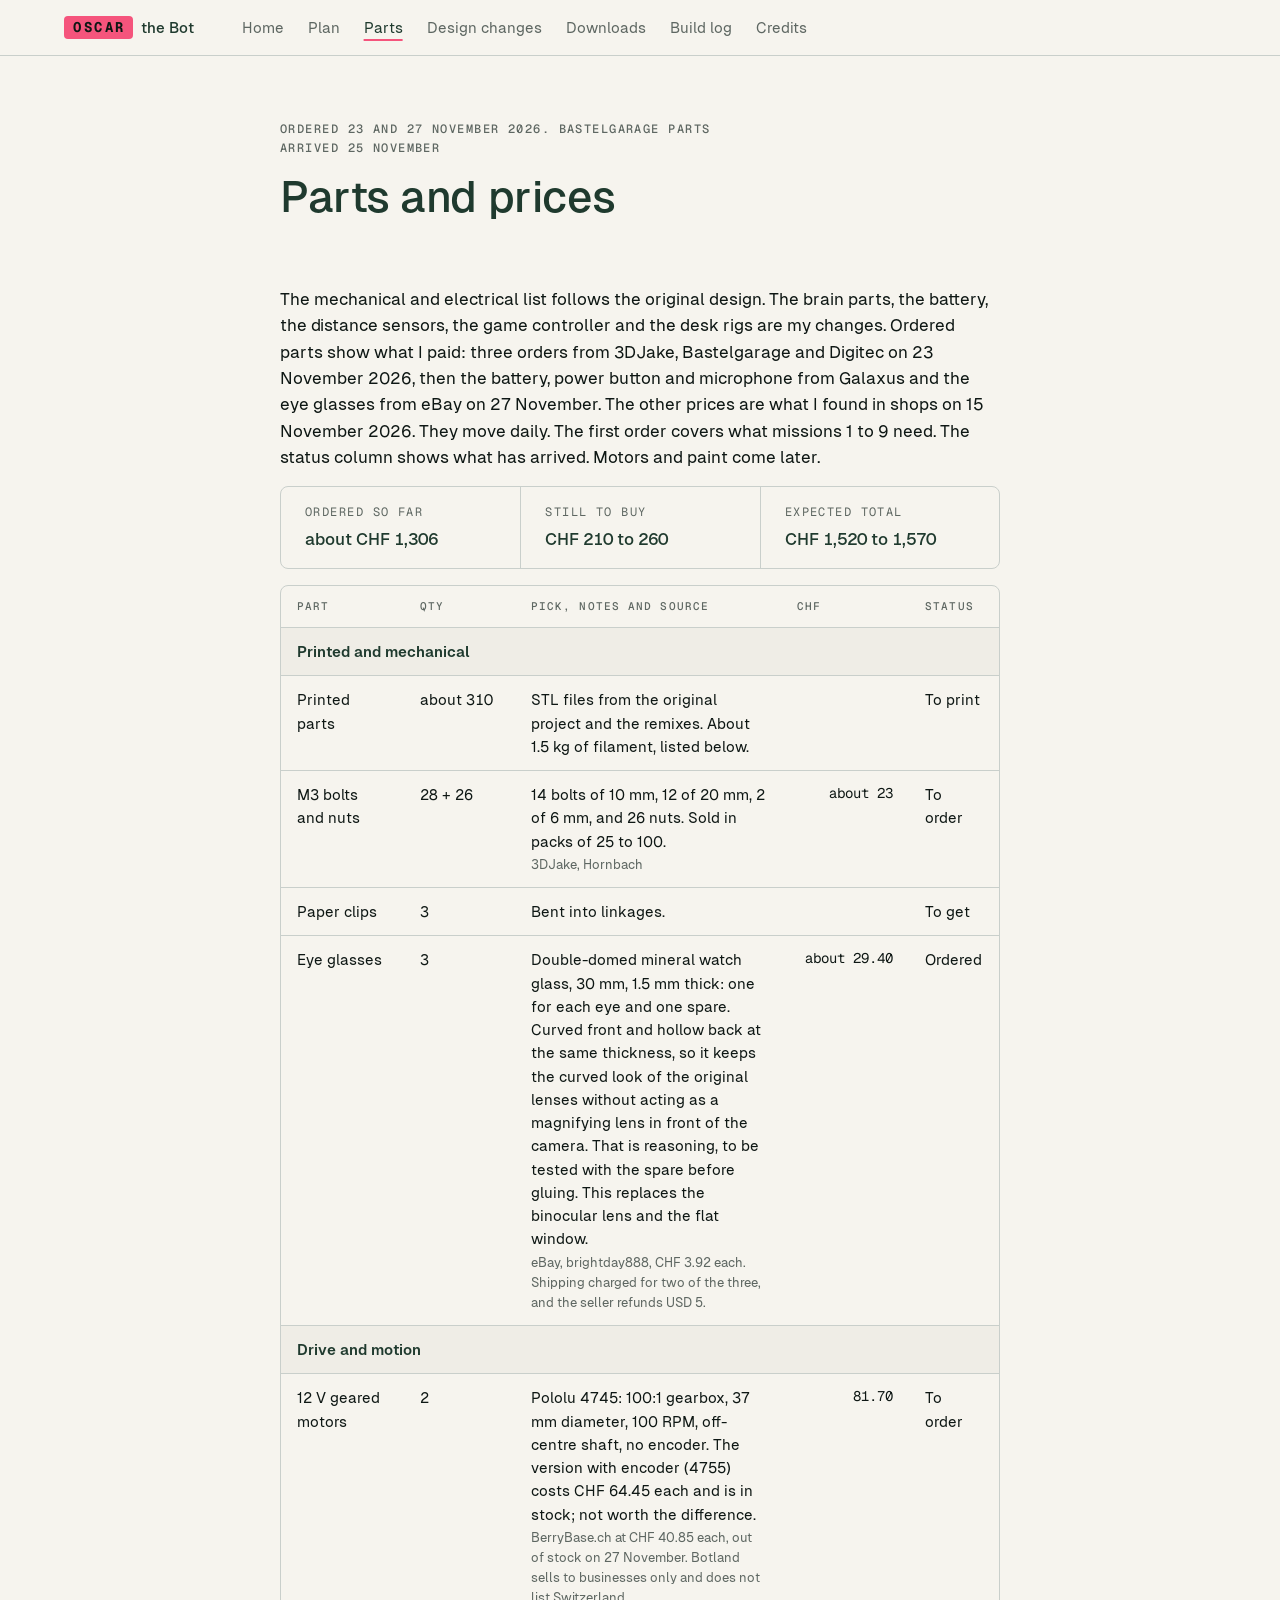
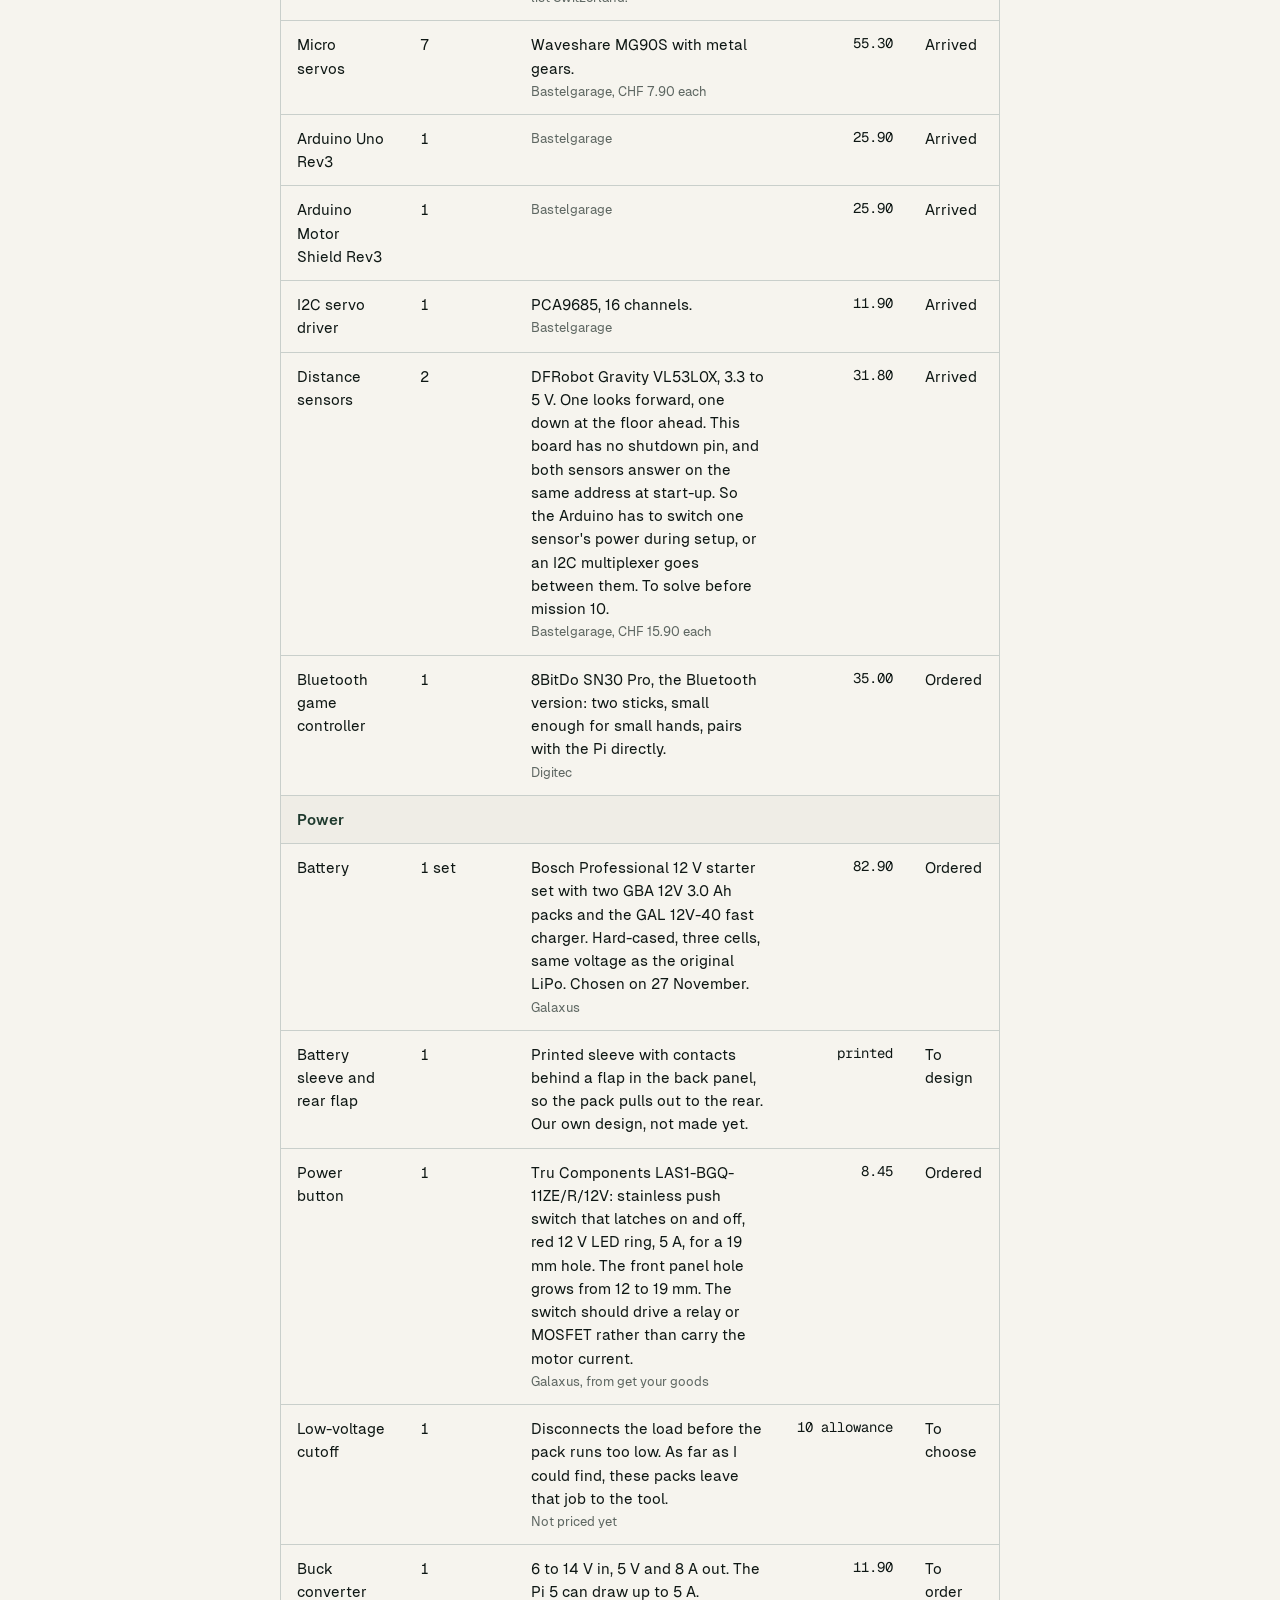
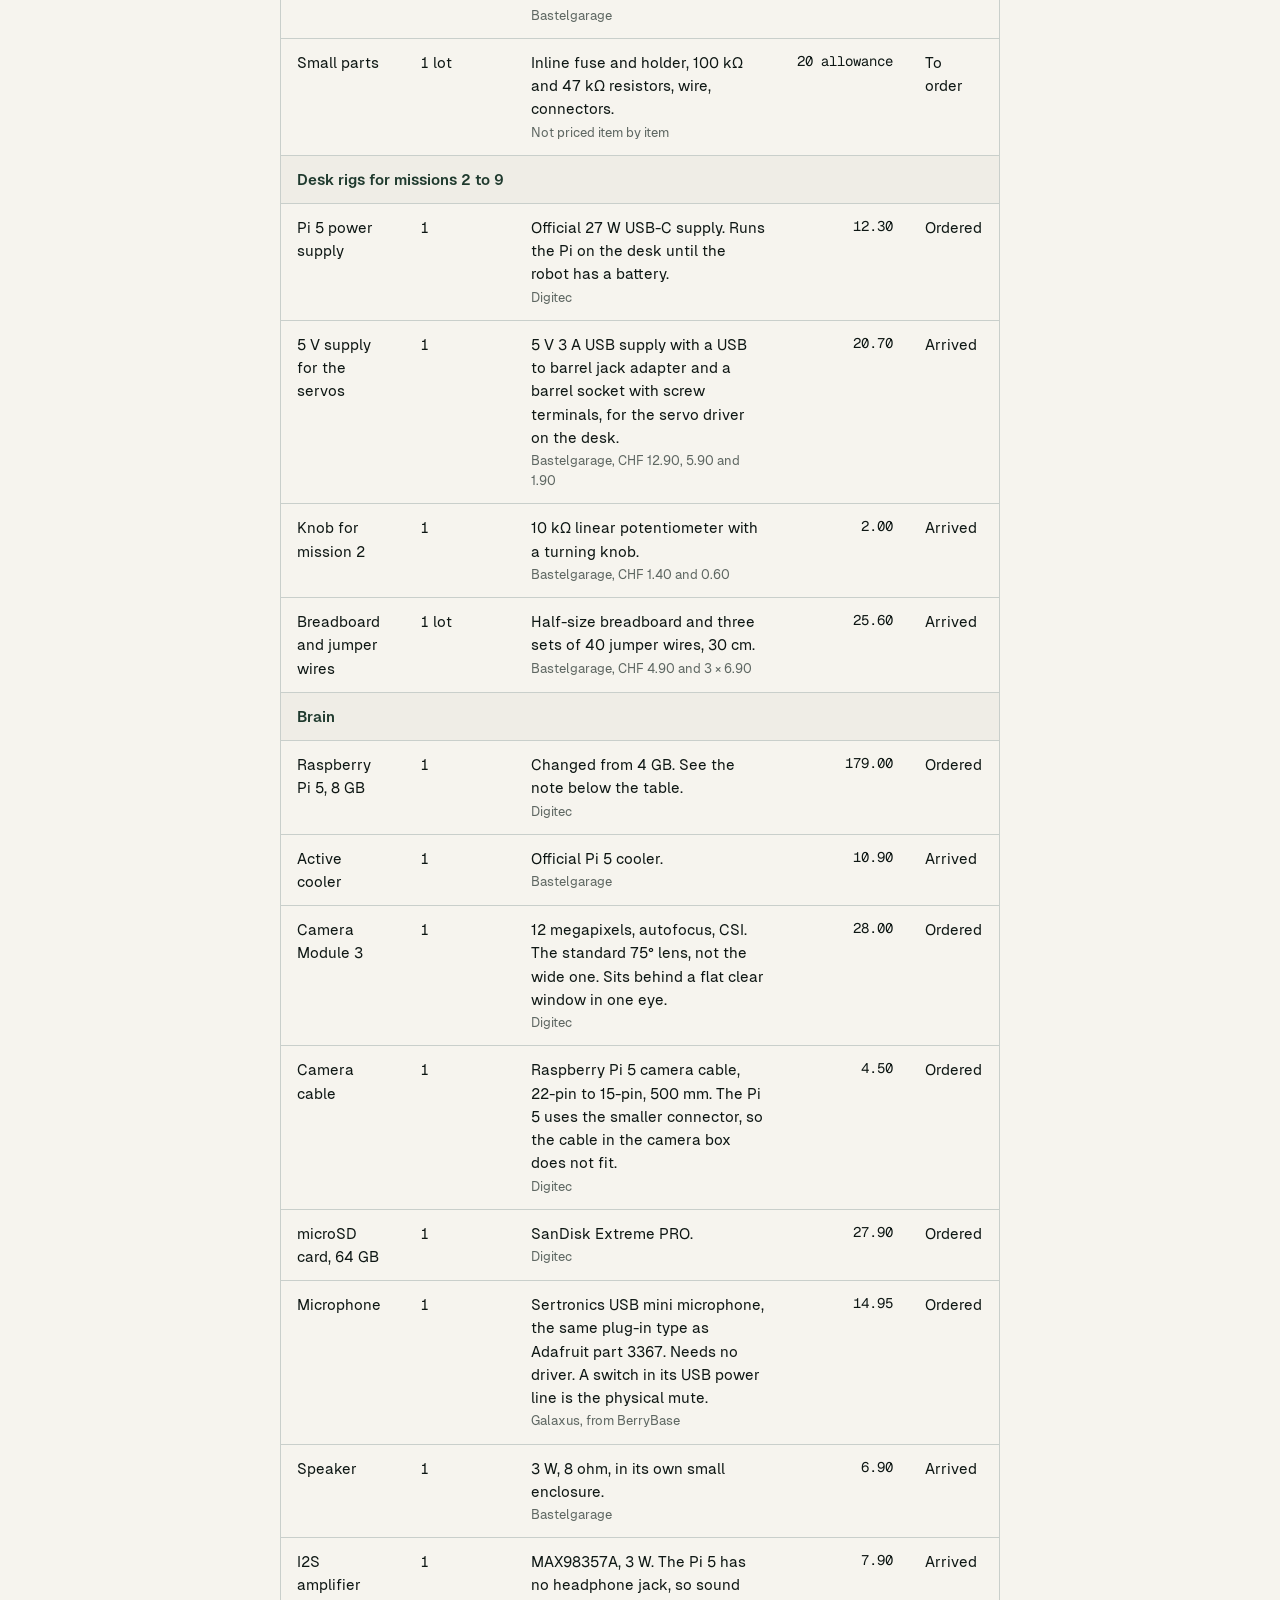
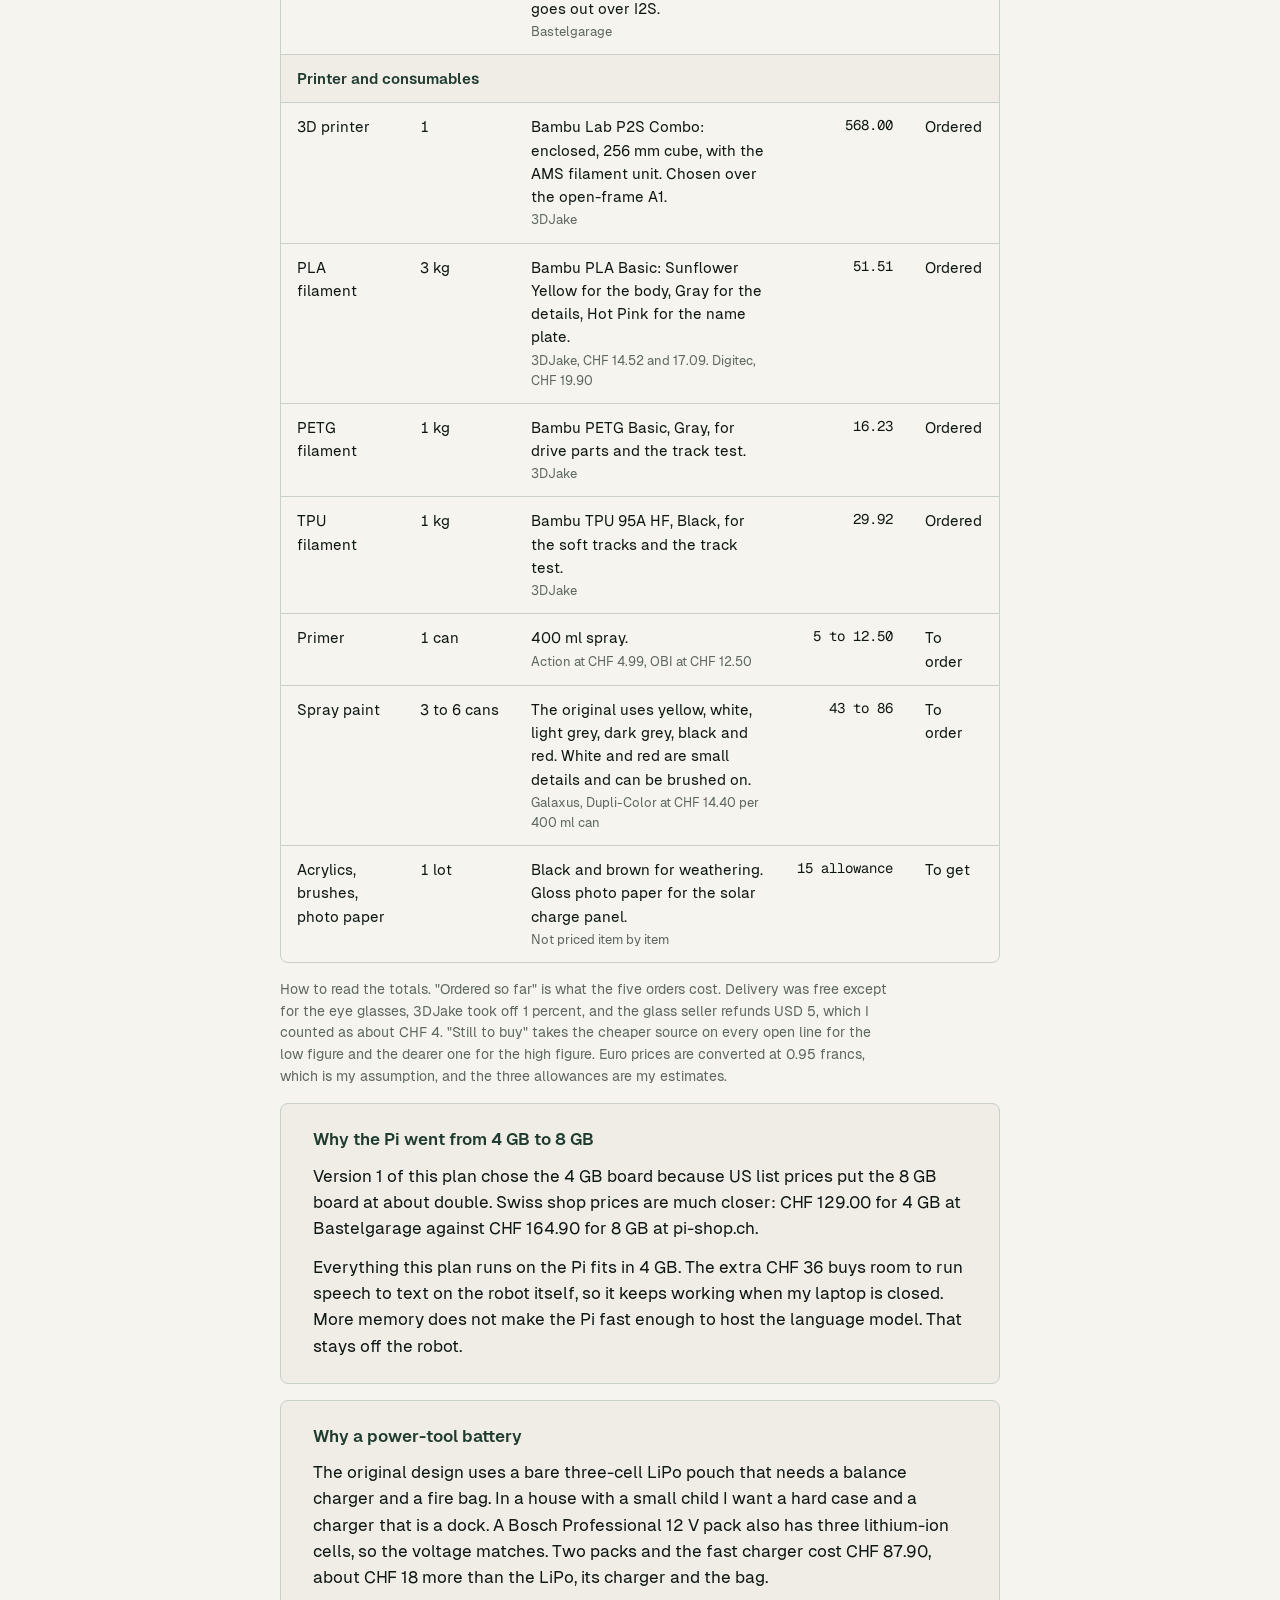
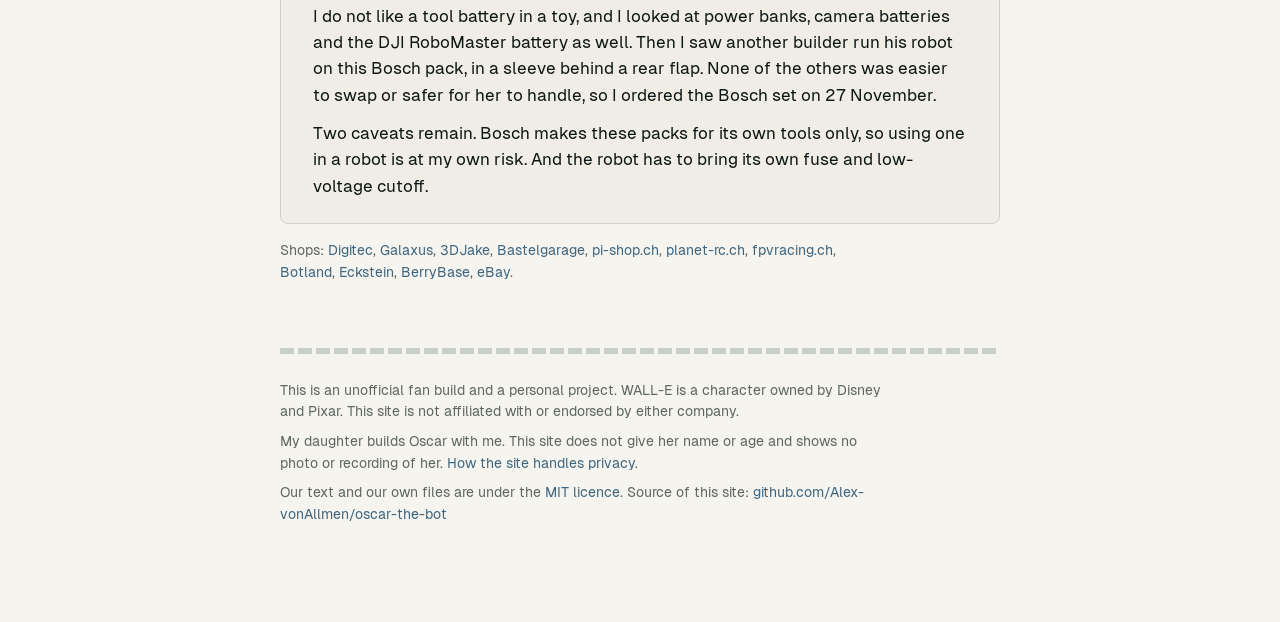
<file: site/parts.html>
<!DOCTYPE html>
<html lang="en">
<head>
<meta charset="utf-8">
<meta name="viewport" content="width=device-width, initial-scale=1">
<title>Parts and prices | Oscar the Bot</title>
<meta name="description" content="Priced parts list for Oscar, a 3D-printed Wall-E replica with a Raspberry Pi brain, with Swiss sources.">
<link rel="preload" href="assets/fonts/geist-sans-latin-400-normal.woff2" as="font" type="font/woff2" crossorigin>
<link rel="icon" href="assets/icons/favicon.svg" type="image/svg+xml">
<link rel="icon" href="assets/icons/favicon-32.png" sizes="32x32" type="image/png">
<link rel="apple-touch-icon" href="assets/icons/apple-touch-icon.png">
<link rel="stylesheet" href="assets/site.css">
</head>
<body>
<a class="skip" href="#content">Skip to content</a>
<header class="site-head">
  <div class="inner">
    <a class="site-name" href="index.html"><span class="plate">OSCAR</span> the Bot</a>
    <nav class="site-nav" aria-label="Site">
      <ul>
      <li><a href="index.html">Home</a></li>
      <li><a href="plan.html">Plan</a></li>
      <li><a href="parts.html" aria-current="page">Parts</a></li>
      <li><a href="design.html">Design changes</a></li>
      <li><a href="downloads.html">Downloads</a></li>
      <li><a href="log.html">Build log</a></li>
      <li><a href="credits.html">Credits</a></li>
      </ul>
    </nav>
  </div>
</header>
<div class="page">
<main id="content">
<header>
  <p class="eyebrow">Ordered 23 and 27 November 2026. Bastelgarage parts arrived 25 November</p>
  <h1>Parts and prices</h1>
</header>

<section id="parts">
    <p>The mechanical and electrical list follows the original design. The brain parts, the battery, the distance sensors, the game controller and the desk rigs are my changes. Ordered parts show what I paid: three orders from 3DJake, Bastelgarage and Digitec on 23 November 2026, then the battery, power button and microphone from Galaxus and the eye glasses from eBay on 27 November. The other prices are what I found in shops on 15 November 2026. They move daily. The first order covers what missions 1 to 9 need. The status column shows what has arrived. Motors and paint come later.</p>
  <dl class="status budget">
    <div><dt>Ordered so far</dt><dd>about CHF 1,306</dd></div>
    <div><dt>Still to buy</dt><dd>CHF 210 to 260</dd></div>
    <div><dt>Expected total</dt><dd>CHF 1,520 to 1,570</dd></div>
  </dl>
  <div class="table-scroll">
    <table class="parts">
      <thead>
        <tr><th scope="col">Part</th><th scope="col">Qty</th><th scope="col">Pick, notes and source</th><th scope="col">CHF</th><th scope="col">Status</th></tr>
      </thead>
      <tbody>
        <tr><th scope="rowgroup" colspan="5">Printed and mechanical</th></tr>
        <tr><td>Printed parts</td><td class="qty">about 310</td><td>STL files from the original project and the remixes. About 1.5 kg of filament, listed below.</td><td class="chf"></td><td>To print</td></tr>
        <tr><td>M3 bolts and nuts</td><td class="qty">28 + 26</td><td>14 bolts of 10 mm, 12 of 20 mm, 2 of 6 mm, and 26 nuts. Sold in packs of 25 to 100.<span class="src">3DJake, Hornbach</span></td><td class="chf">about 23</td><td>To order</td></tr>
        <tr><td>Paper clips</td><td class="qty">3</td><td>Bent into linkages.</td><td class="chf"></td><td>To get</td></tr>
        <tr><td>Eye glasses</td><td class="qty">3</td><td>Double-domed mineral watch glass, 30 mm, 1.5 mm thick: one for each eye and one spare. Curved front and hollow back at the same thickness, so it keeps the curved look of the original lenses without acting as a magnifying lens in front of the camera. That is reasoning, to be tested with the spare before gluing. This replaces the binocular lens and the flat window.<span class="src">eBay, brightday888, CHF 3.92 each. Shipping charged for two of the three, and the seller refunds USD 5.</span></td><td class="chf">about 29.40</td><td>Ordered</td></tr>
        <tr><th scope="rowgroup" colspan="5">Drive and motion</th></tr>
        <tr><td>12 V geared motors</td><td class="qty">2</td><td>Pololu 4745: 100:1 gearbox, 37 mm diameter, 100 RPM, off-centre shaft, no encoder. The version with encoder (4755) costs CHF 64.45 each and is in stock; not worth the difference.<span class="src">BerryBase.ch at CHF 40.85 each, out of stock on 27 November. Botland sells to businesses only and does not list Switzerland.</span></td><td class="chf">81.70</td><td>To order</td></tr>
        <tr><td>Micro servos</td><td class="qty">7</td><td>Waveshare MG90S with metal gears.<span class="src">Bastelgarage, CHF 7.90 each</span></td><td class="chf">55.30</td><td>Arrived</td></tr>
        <tr><td>Arduino Uno Rev3</td><td class="qty">1</td><td><span class="src">Bastelgarage</span></td><td class="chf">25.90</td><td>Arrived</td></tr>
        <tr><td>Arduino Motor Shield Rev3</td><td class="qty">1</td><td><span class="src">Bastelgarage</span></td><td class="chf">25.90</td><td>Arrived</td></tr>
        <tr><td>I2C servo driver</td><td class="qty">1</td><td>PCA9685, 16 channels.<span class="src">Bastelgarage</span></td><td class="chf">11.90</td><td>Arrived</td></tr>
        <tr><td>Distance sensors</td><td class="qty">2</td><td>DFRobot Gravity VL53L0X, 3.3 to 5 V. One looks forward, one down at the floor ahead. This board has no shutdown pin, and both sensors answer on the same address at start-up. So the Arduino has to switch one sensor's power during setup, or an I2C multiplexer goes between them. To solve before mission 10.<span class="src">Bastelgarage, CHF 15.90 each</span></td><td class="chf">31.80</td><td>Arrived</td></tr>
        <tr><td>Bluetooth game controller</td><td class="qty">1</td><td>8BitDo SN30 Pro, the Bluetooth version: two sticks, small enough for small hands, pairs with the Pi directly.<span class="src">Digitec</span></td><td class="chf">35.00</td><td>Ordered</td></tr>
        <tr><th scope="rowgroup" colspan="5">Power</th></tr>
        <tr><td>Battery</td><td class="qty">1 set</td><td>Bosch Professional 12 V starter set with two GBA 12V 3.0 Ah packs and the GAL 12V-40 fast charger. Hard-cased, three cells, same voltage as the original LiPo. Chosen on 27 November.<span class="src">Galaxus</span></td><td class="chf">82.90</td><td>Ordered</td></tr>
        <tr><td>Battery sleeve and rear flap</td><td class="qty">1</td><td>Printed sleeve with contacts behind a flap in the back panel, so the pack pulls out to the rear. Our own design, not made yet.</td><td class="chf">printed</td><td>To design</td></tr>
        <tr><td>Power button</td><td class="qty">1</td><td>Tru Components LAS1-BGQ-11ZE/R/12V: stainless push switch that latches on and off, red 12 V LED ring, 5 A, for a 19 mm hole. The front panel hole grows from 12 to 19 mm. The switch should drive a relay or MOSFET rather than carry the motor current.<span class="src">Galaxus, from get your goods</span></td><td class="chf">8.45</td><td>Ordered</td></tr>
        <tr><td>Low-voltage cutoff</td><td class="qty">1</td><td>Disconnects the load before the pack runs too low. As far as I could find, these packs leave that job to the tool.<span class="src">Not priced yet</span></td><td class="chf">10 allowance</td><td>To choose</td></tr>
        <tr><td>Buck converter</td><td class="qty">1</td><td>6 to 14 V in, 5 V and 8 A out. The Pi 5 can draw up to 5 A.<span class="src">Bastelgarage</span></td><td class="chf">11.90</td><td>To order</td></tr>
        <tr><td>Small parts</td><td class="qty">1 lot</td><td>Inline fuse and holder, 100 k&#937; and 47 k&#937; resistors, wire, connectors.<span class="src">Not priced item by item</span></td><td class="chf">20 allowance</td><td>To order</td></tr>
        <tr><th scope="rowgroup" colspan="5">Desk rigs for missions 2 to 9</th></tr>
        <tr><td>Pi 5 power supply</td><td class="qty">1</td><td>Official 27 W USB-C supply. Runs the Pi on the desk until the robot has a battery.<span class="src">Digitec</span></td><td class="chf">12.30</td><td>Ordered</td></tr>
        <tr><td>5 V supply for the servos</td><td class="qty">1</td><td>5 V 3 A USB supply with a USB to barrel jack adapter and a barrel socket with screw terminals, for the servo driver on the desk.<span class="src">Bastelgarage, CHF 12.90, 5.90 and 1.90</span></td><td class="chf">20.70</td><td>Arrived</td></tr>
        <tr><td>Knob for mission 2</td><td class="qty">1</td><td>10 k&#937; linear potentiometer with a turning knob.<span class="src">Bastelgarage, CHF 1.40 and 0.60</span></td><td class="chf">2.00</td><td>Arrived</td></tr>
        <tr><td>Breadboard and jumper wires</td><td class="qty">1 lot</td><td>Half-size breadboard and three sets of 40 jumper wires, 30 cm.<span class="src">Bastelgarage, CHF 4.90 and 3 &#215; 6.90</span></td><td class="chf">25.60</td><td>Arrived</td></tr>
        <tr><th scope="rowgroup" colspan="5">Brain</th></tr>
        <tr><td>Raspberry Pi 5, 8 GB</td><td class="qty">1</td><td>Changed from 4 GB. See the note below the table.<span class="src">Digitec</span></td><td class="chf">179.00</td><td>Ordered</td></tr>
        <tr><td>Active cooler</td><td class="qty">1</td><td>Official Pi 5 cooler.<span class="src">Bastelgarage</span></td><td class="chf">10.90</td><td>Arrived</td></tr>
        <tr><td>Camera Module 3</td><td class="qty">1</td><td>12 megapixels, autofocus, CSI. The standard 75&#176; lens, not the wide one. Sits behind a flat clear window in one eye.<span class="src">Digitec</span></td><td class="chf">28.00</td><td>Ordered</td></tr>
        <tr><td>Camera cable</td><td class="qty">1</td><td>Raspberry Pi 5 camera cable, 22-pin to 15-pin, 500 mm. The Pi 5 uses the smaller connector, so the cable in the camera box does not fit.<span class="src">Digitec</span></td><td class="chf">4.50</td><td>Ordered</td></tr>
        <tr><td>microSD card, 64 GB</td><td class="qty">1</td><td>SanDisk Extreme PRO.<span class="src">Digitec</span></td><td class="chf">27.90</td><td>Ordered</td></tr>
        <tr><td>Microphone</td><td class="qty">1</td><td>Sertronics USB mini microphone, the same plug-in type as Adafruit part 3367. Needs no driver. A switch in its USB power line is the physical mute.<span class="src">Galaxus, from BerryBase</span></td><td class="chf">14.95</td><td>Ordered</td></tr>
        <tr><td>Speaker</td><td class="qty">1</td><td>3 W, 8 ohm, in its own small enclosure.<span class="src">Bastelgarage</span></td><td class="chf">6.90</td><td>Arrived</td></tr>
        <tr><td>I2S amplifier</td><td class="qty">1</td><td>MAX98357A, 3 W. The Pi 5 has no headphone jack, so sound goes out over I2S.<span class="src">Bastelgarage</span></td><td class="chf">7.90</td><td>Arrived</td></tr>
        <tr><th scope="rowgroup" colspan="5">Printer and consumables</th></tr>
        <tr><td>3D printer</td><td class="qty">1</td><td>Bambu Lab P2S Combo: enclosed, 256 mm cube, with the AMS filament unit. Chosen over the open-frame A1.<span class="src">3DJake</span></td><td class="chf">568.00</td><td>Ordered</td></tr>
        <tr><td>PLA filament</td><td class="qty">3 kg</td><td>Bambu PLA Basic: Sunflower Yellow for the body, Gray for the details, Hot Pink for the name plate.<span class="src">3DJake, CHF 14.52 and 17.09. Digitec, CHF 19.90</span></td><td class="chf">51.51</td><td>Ordered</td></tr>
        <tr><td>PETG filament</td><td class="qty">1 kg</td><td>Bambu PETG Basic, Gray, for drive parts and the track test.<span class="src">3DJake</span></td><td class="chf">16.23</td><td>Ordered</td></tr>
        <tr><td>TPU filament</td><td class="qty">1 kg</td><td>Bambu TPU 95A HF, Black, for the soft tracks and the track test.<span class="src">3DJake</span></td><td class="chf">29.92</td><td>Ordered</td></tr>
        <tr><td>Primer</td><td class="qty">1 can</td><td>400 ml spray.<span class="src">Action at CHF 4.99, OBI at CHF 12.50</span></td><td class="chf">5 to 12.50</td><td>To order</td></tr>
        <tr><td>Spray paint</td><td class="qty">3 to 6 cans</td><td>The original uses yellow, white, light grey, dark grey, black and red. White and red are small details and can be brushed on.<span class="src">Galaxus, Dupli-Color at CHF 14.40 per 400 ml can</span></td><td class="chf">43 to 86</td><td>To order</td></tr>
        <tr><td>Acrylics, brushes, photo paper</td><td class="qty">1 lot</td><td>Black and brown for weathering. Gloss photo paper for the solar charge panel.<span class="src">Not priced item by item</span></td><td class="chf">15 allowance</td><td>To get</td></tr>
      </tbody>
    </table>
  </div>
  <p class="note">How to read the totals. "Ordered so far" is what the five orders cost. Delivery was free except for the eye glasses, 3DJake took off 1 percent, and the glass seller refunds USD 5, which I counted as about CHF 4. "Still to buy" takes the cheaper source on every open line for the low figure and the dearer one for the high figure. Euro prices are converted at 0.95 francs, which is my assumption, and the three allowances are my estimates. </p>
  <div class="aside">
    <h3>Why the Pi went from 4 GB to 8 GB</h3>
    <p>Version 1 of this plan chose the 4 GB board because US list prices put the 8 GB board at about double. Swiss shop prices are much closer: CHF 129.00 for 4 GB at Bastelgarage against CHF 164.90 for 8 GB at pi-shop.ch.</p>
    <p>Everything this plan runs on the Pi fits in 4 GB. The extra CHF 36 buys room to run speech to text on the robot itself, so it keeps working when my laptop is closed. More memory does not make the Pi fast enough to host the language model. That stays off the robot.</p>
  </div>
  <div class="aside">
    <h3>Why a power-tool battery</h3>
    <p>The original design uses a bare three-cell LiPo pouch that needs a balance charger and a fire bag. In a house with a small child I want a hard case and a charger that is a dock. A Bosch Professional 12 V pack also has three lithium-ion cells, so the voltage matches. Two packs and the fast charger cost CHF 87.90, about CHF 18 more than the LiPo, its charger and the bag.</p>
    <p>I do not like a tool battery in a toy, and I looked at power banks, camera batteries and the DJI RoboMaster battery as well. Then I saw another builder run his robot on this Bosch pack, in a sleeve behind a rear flap. None of the others was easier to swap or safer for her to handle, so I ordered the Bosch set on 27 November.</p>
    <p>Two caveats remain. Bosch makes these packs for its own tools only, so using one in a robot is at my own risk. And the robot has to bring its own fuse and low-voltage cutoff.</p>
  </div>
  <p class="note">Shops: <a href="https://www.digitec.ch/">Digitec</a>, <a href="https://www.galaxus.ch/">Galaxus</a>, <a href="https://www.3djake.ch/">3DJake</a>, <a href="https://www.bastelgarage.ch/">Bastelgarage</a>, <a href="https://www.pi-shop.ch/">pi-shop.ch</a>, <a href="https://planet-rc.ch/">planet-rc.ch</a>, <a href="https://fpvracing.ch/">fpvracing.ch</a>, <a href="https://botland.store/">Botland</a>, <a href="https://eckstein-shop.de/">Eckstein</a>, <a href="https://www.berrybase.ch/">BerryBase</a>, <a href="https://www.ebay.ch/">eBay</a>.</p>
</section>
</main>
<footer>
  <p>This is an unofficial fan build and a personal project. WALL-E is a character owned by Disney and Pixar. This site is not affiliated with or endorsed by either company.</p>
  <p>My daughter builds Oscar with me. This site does not give her name or age and shows no photo or recording of her. <a href="credits.html#privacy">How the site handles privacy</a>.</p>
  <p>Our text and our own files are under the <a href="credits.html#licence">MIT licence</a>. Source of this site: <a href="https://github.com/Alex-vonAllmen/oscar-the-bot">github.com/Alex-vonAllmen/oscar-the-bot</a></p>
</footer>
</div>
</body>
</html>
</file>
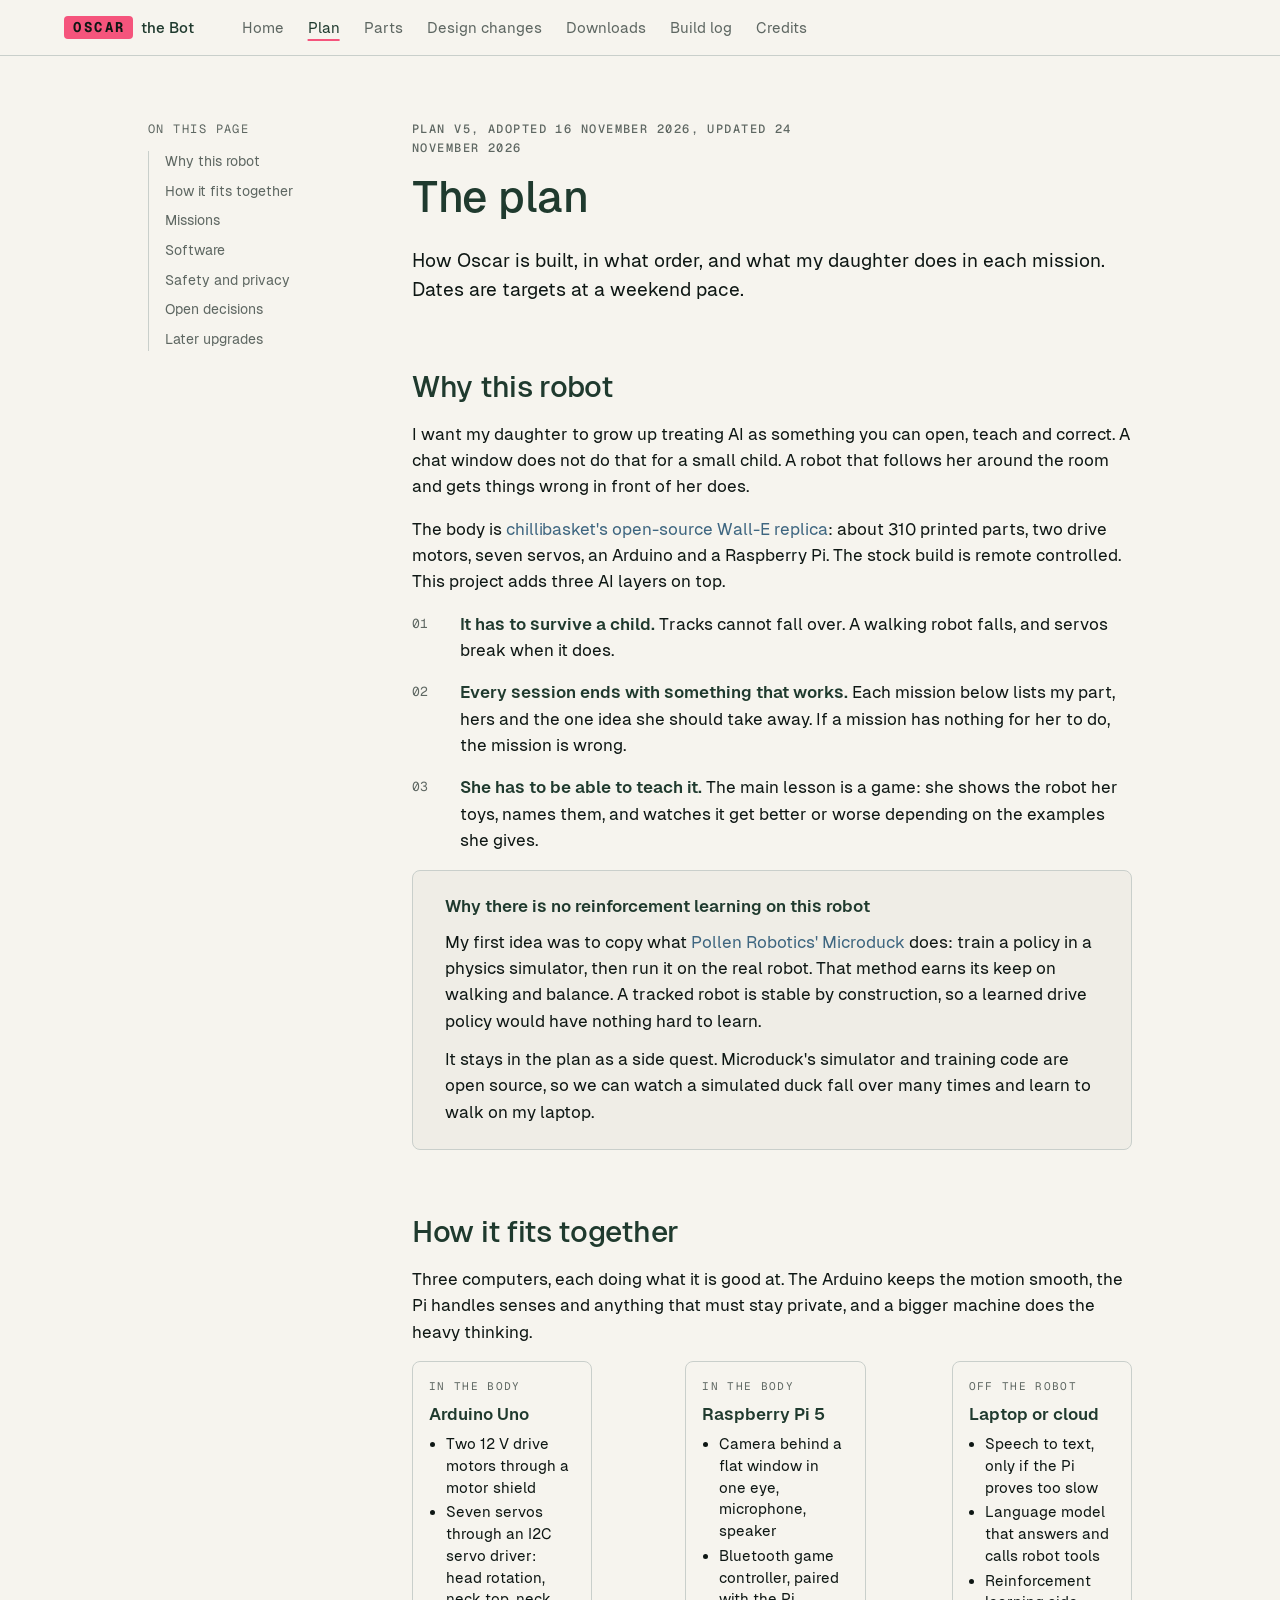
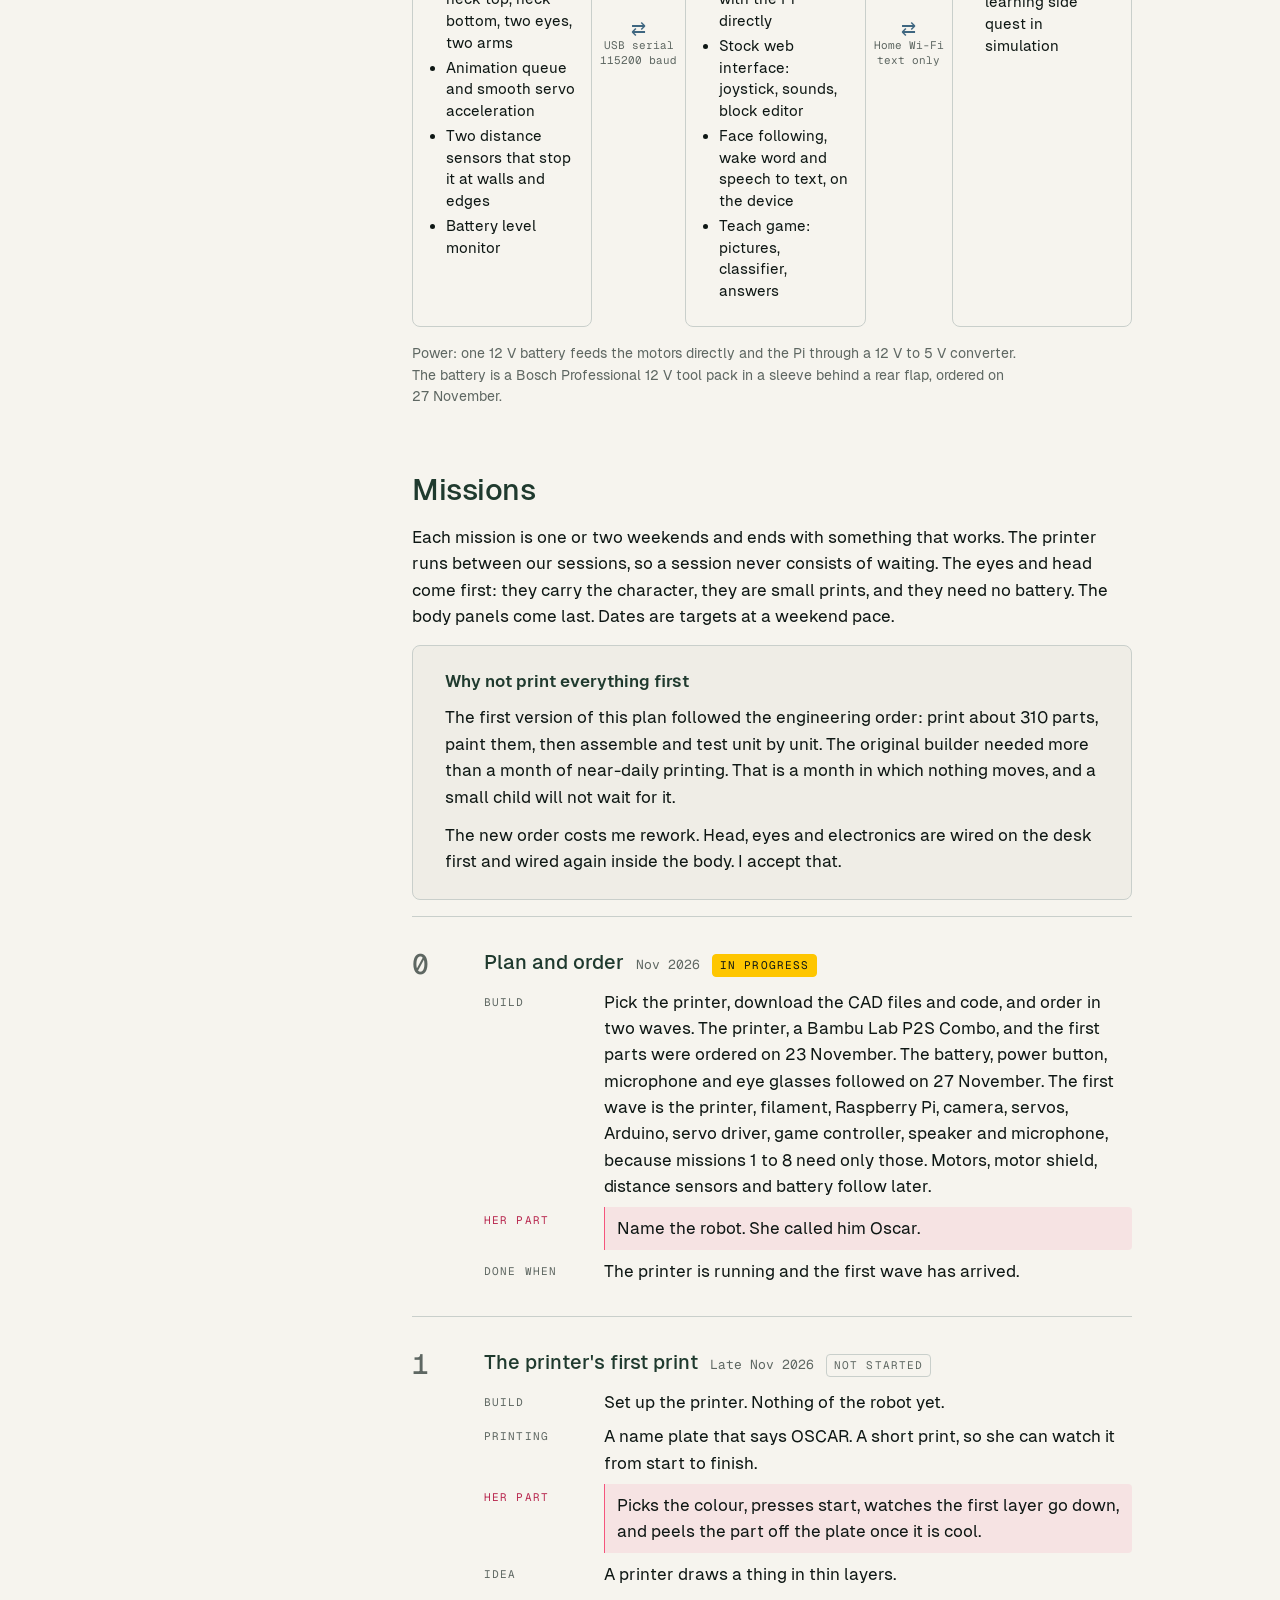
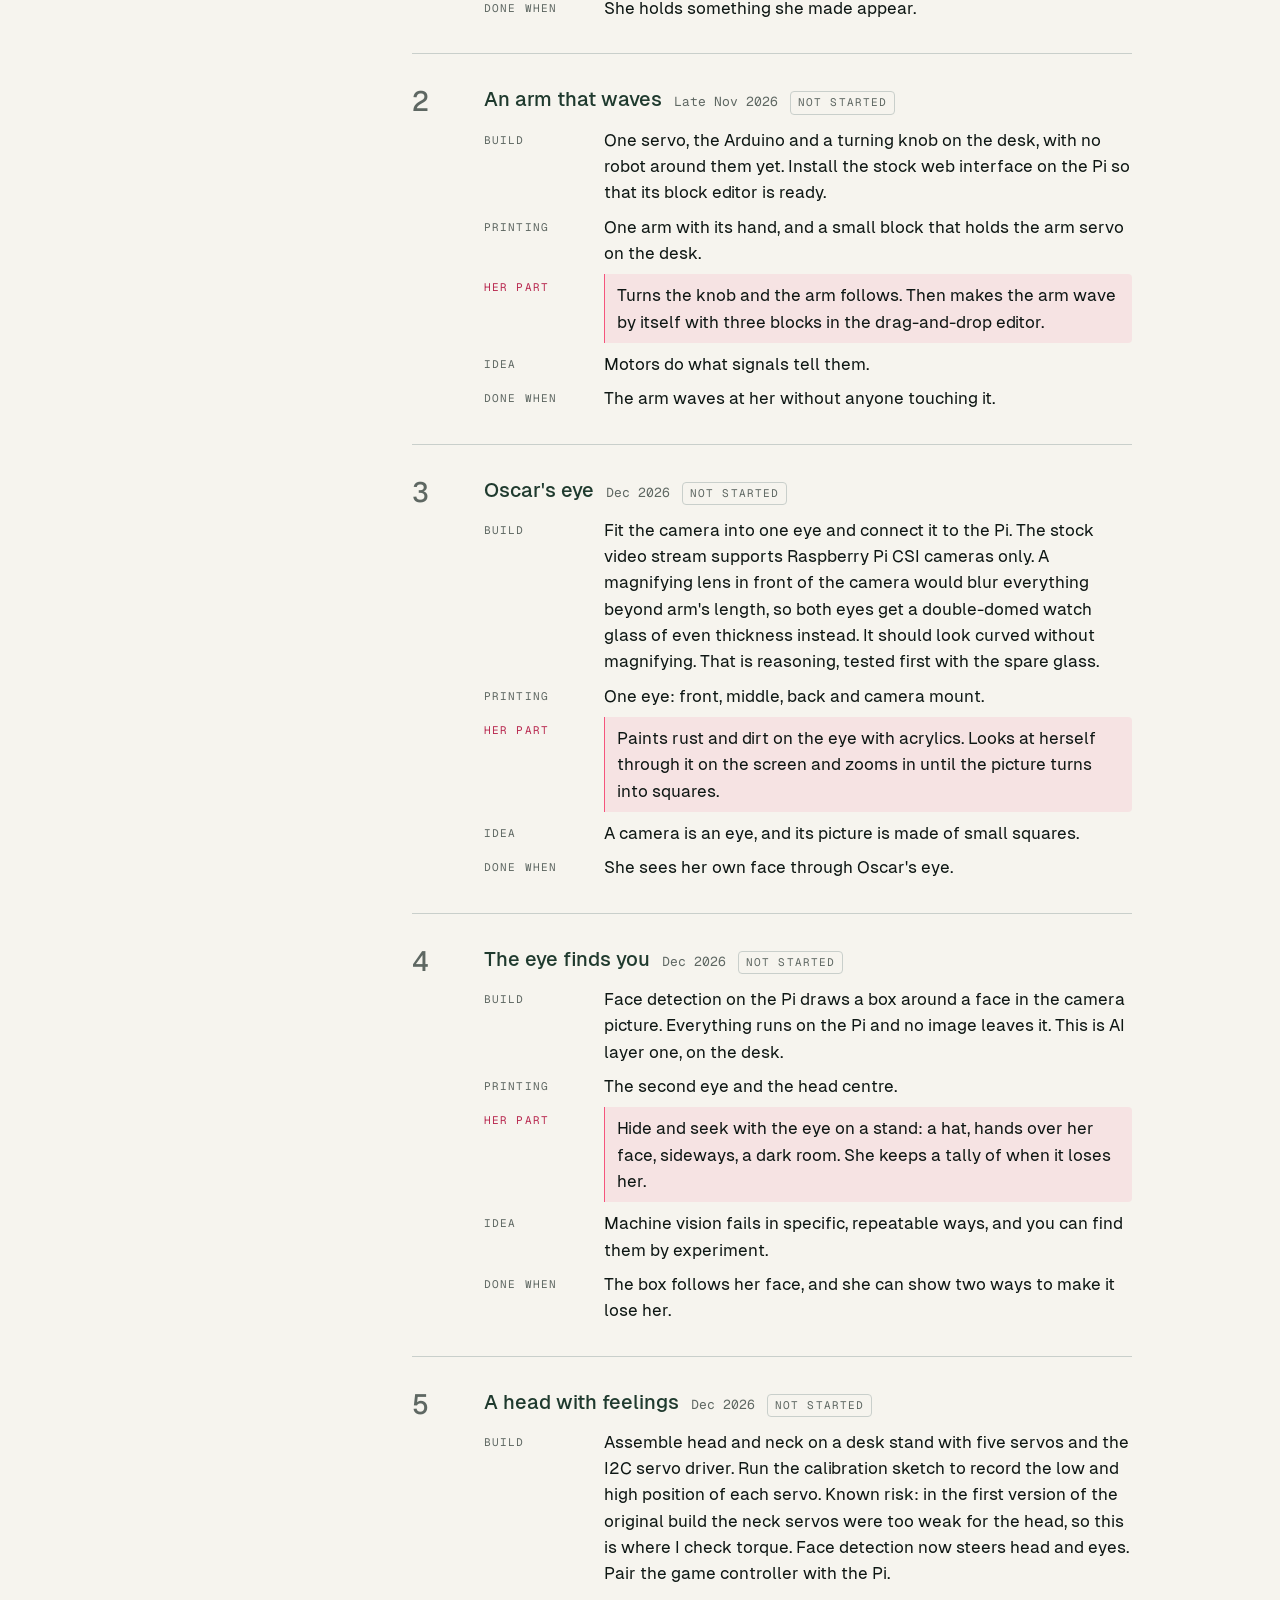
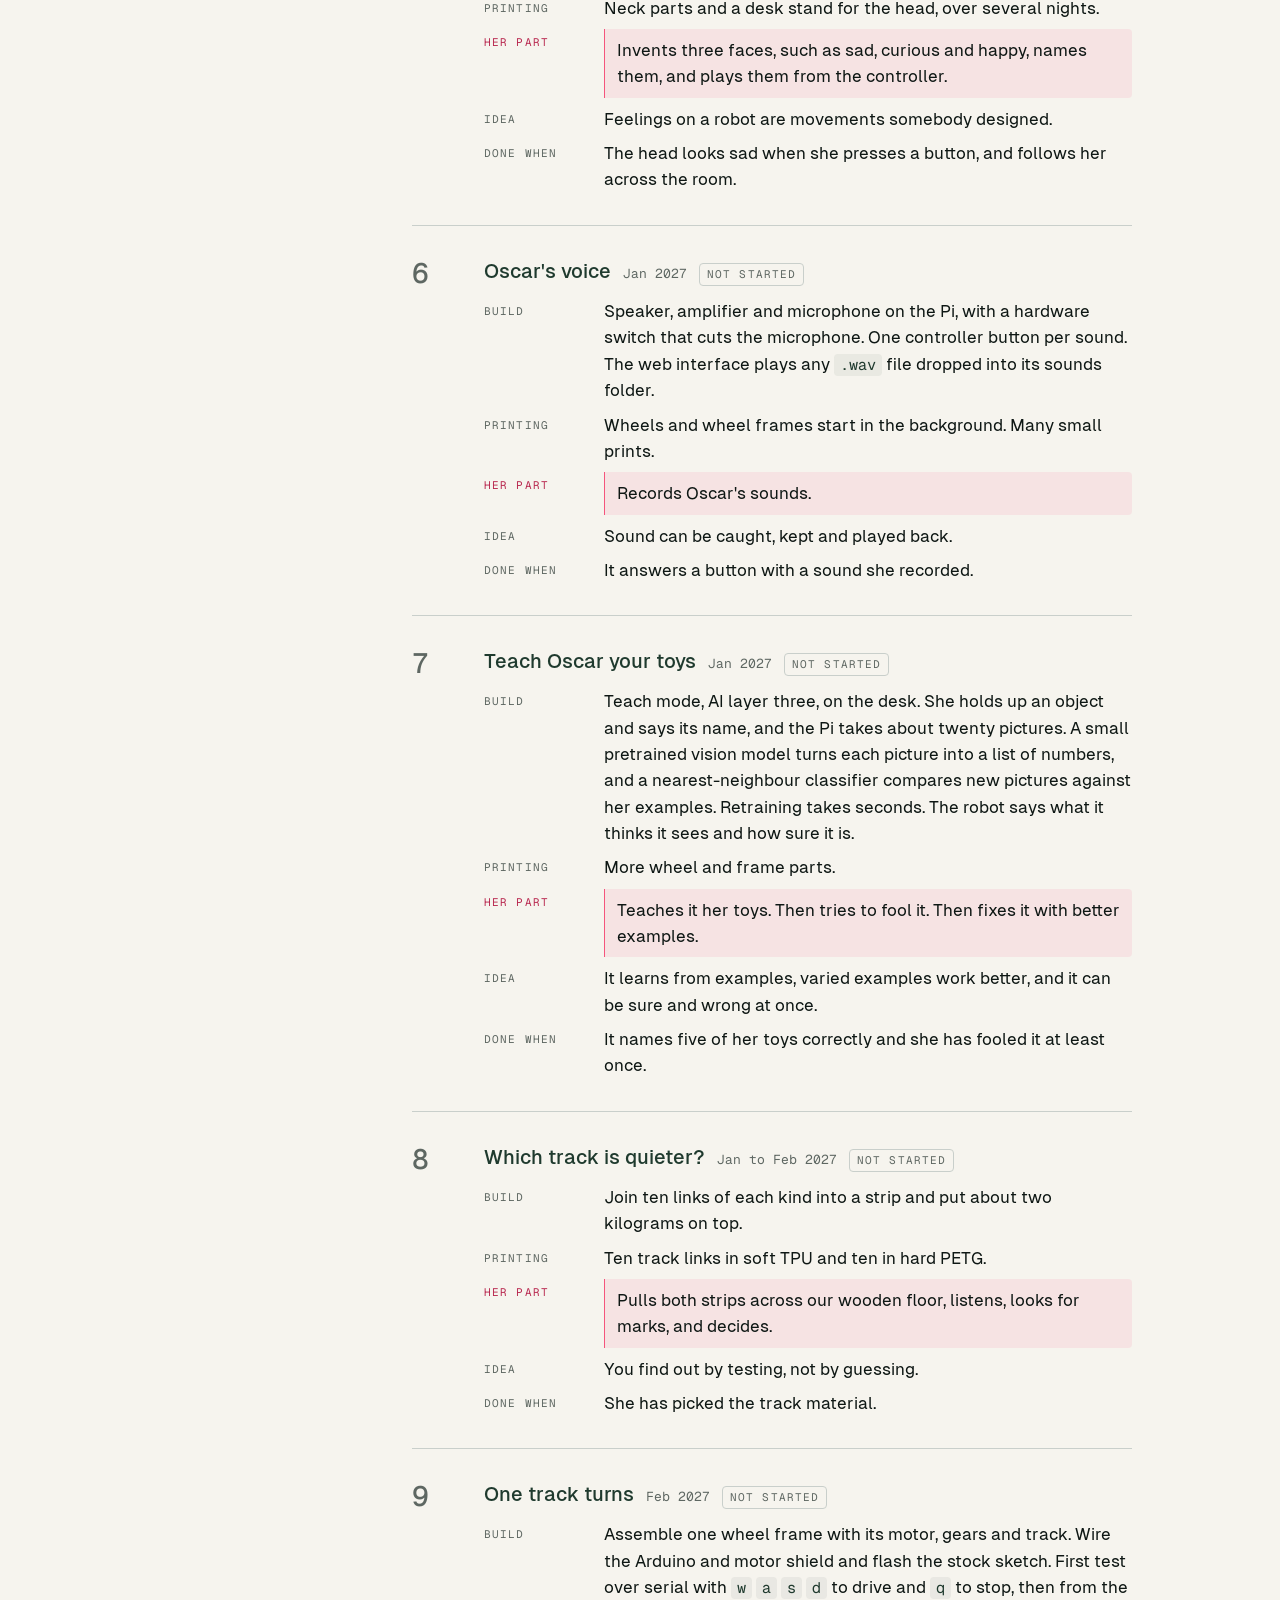
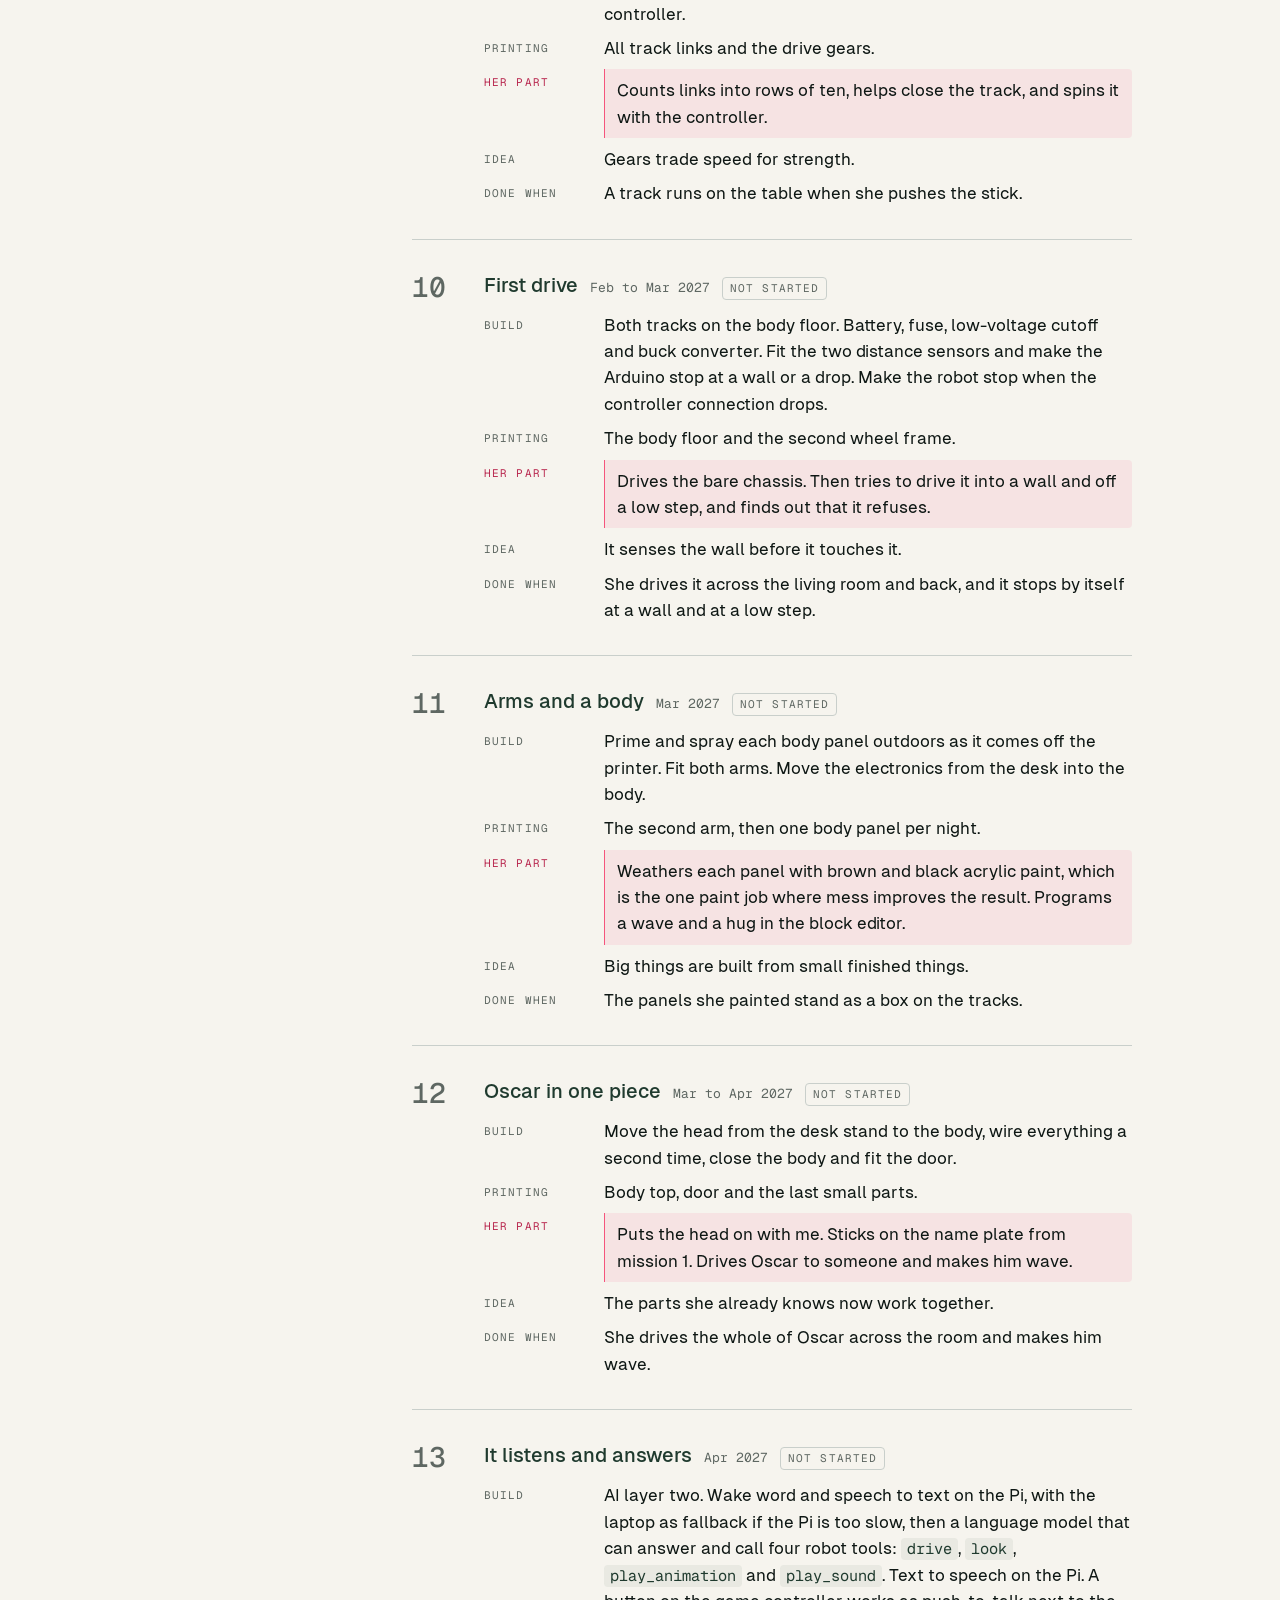
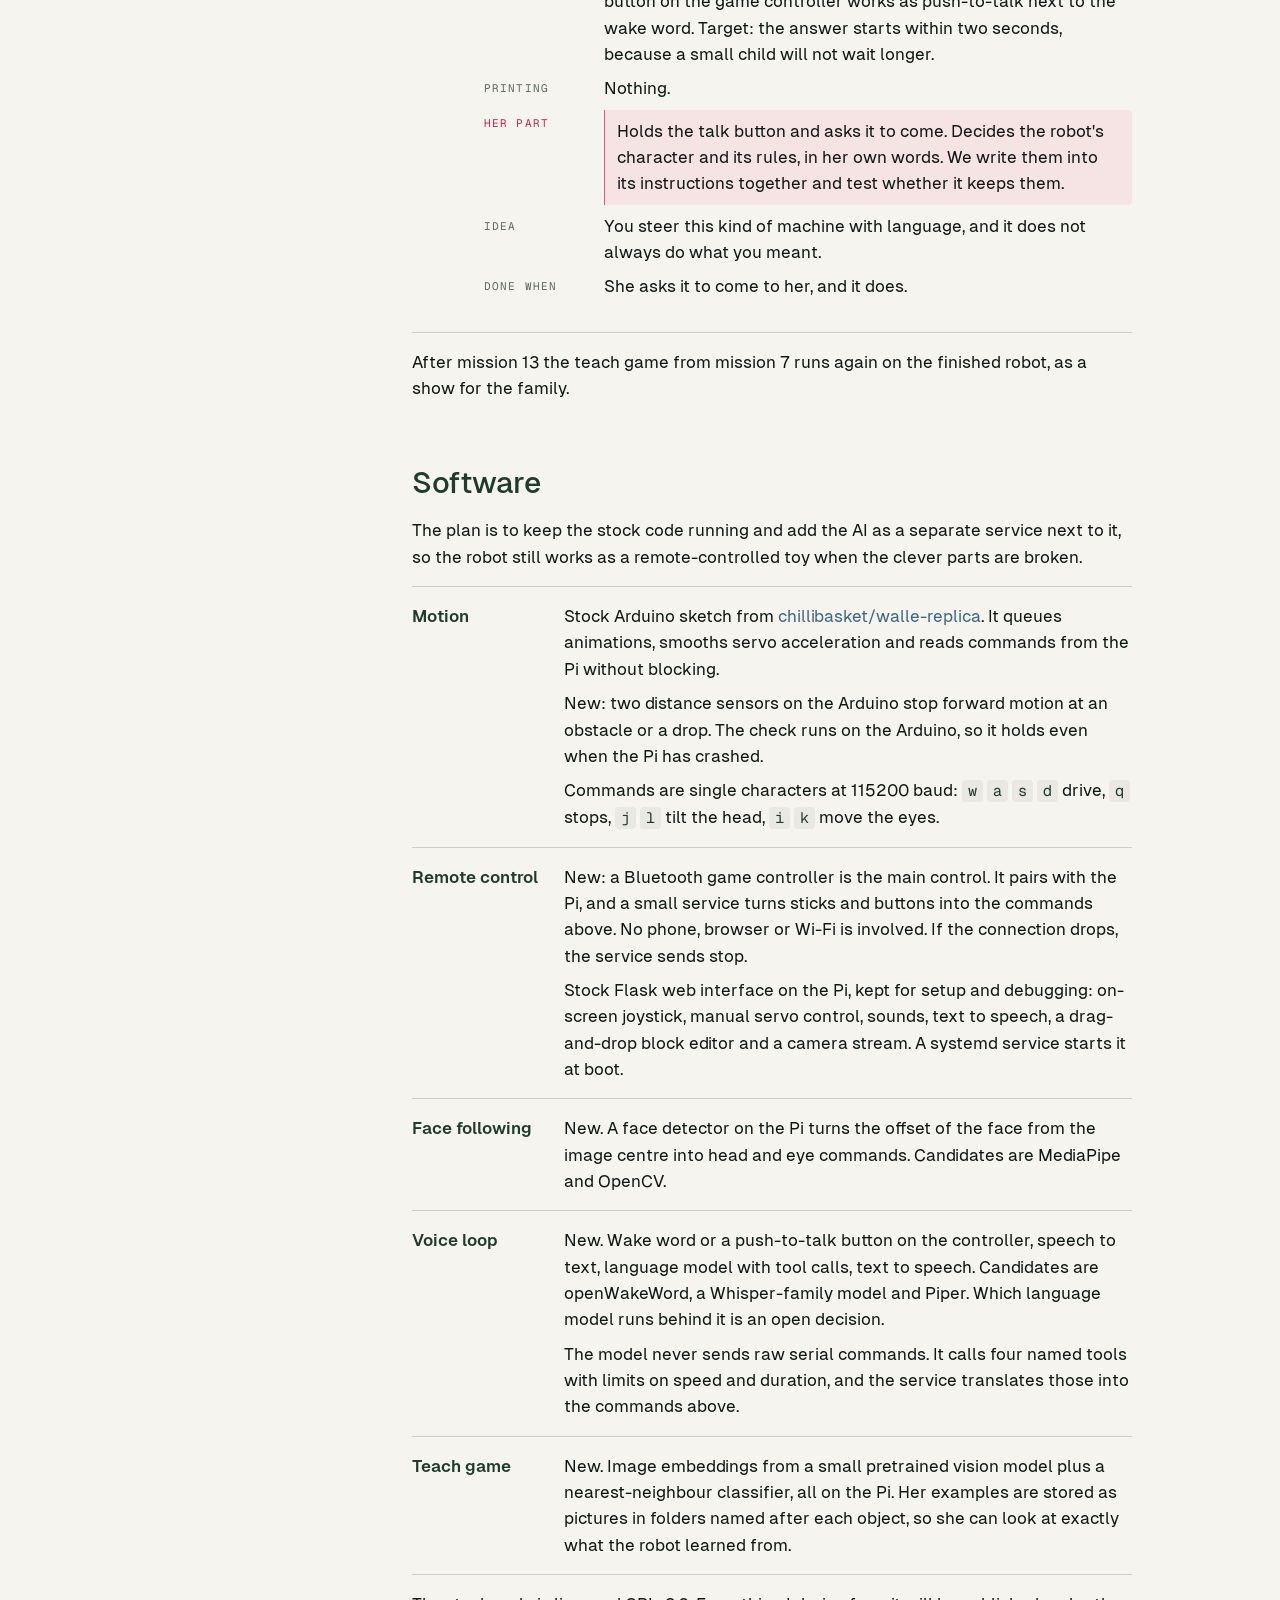
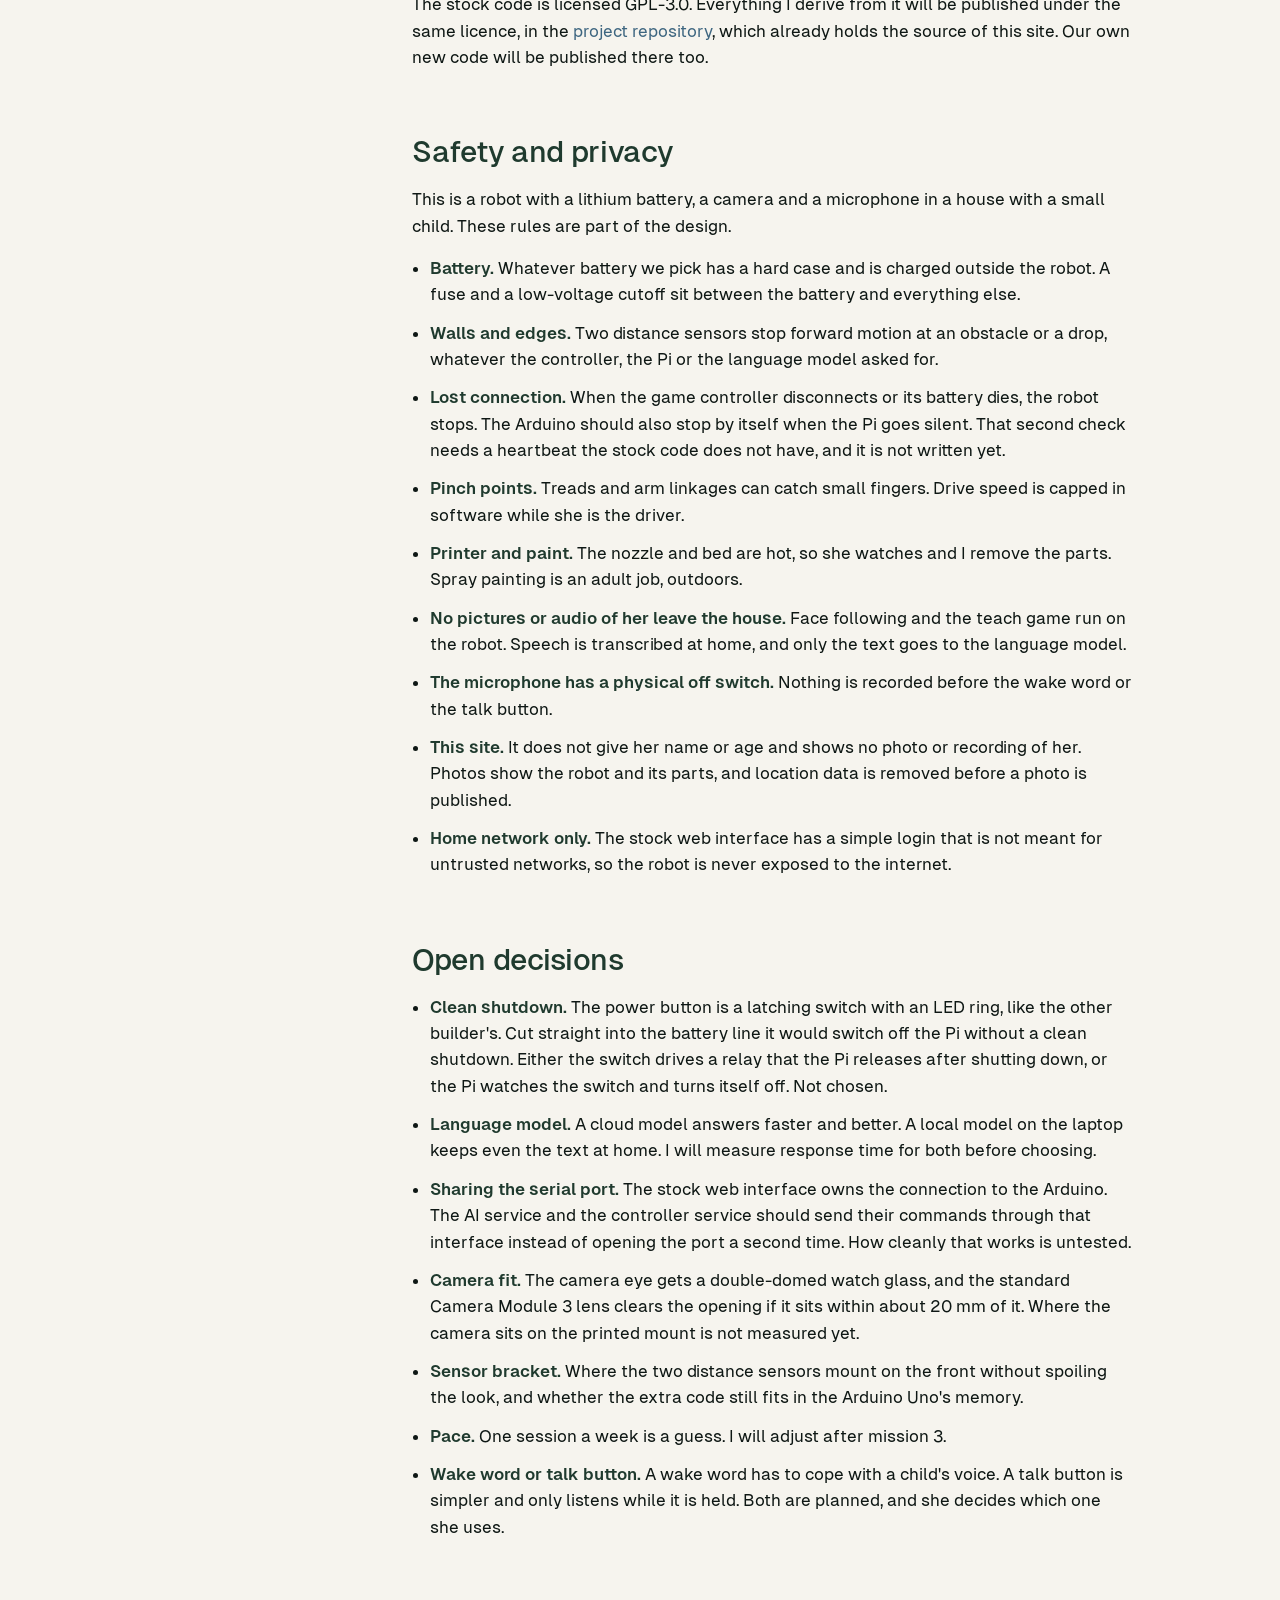
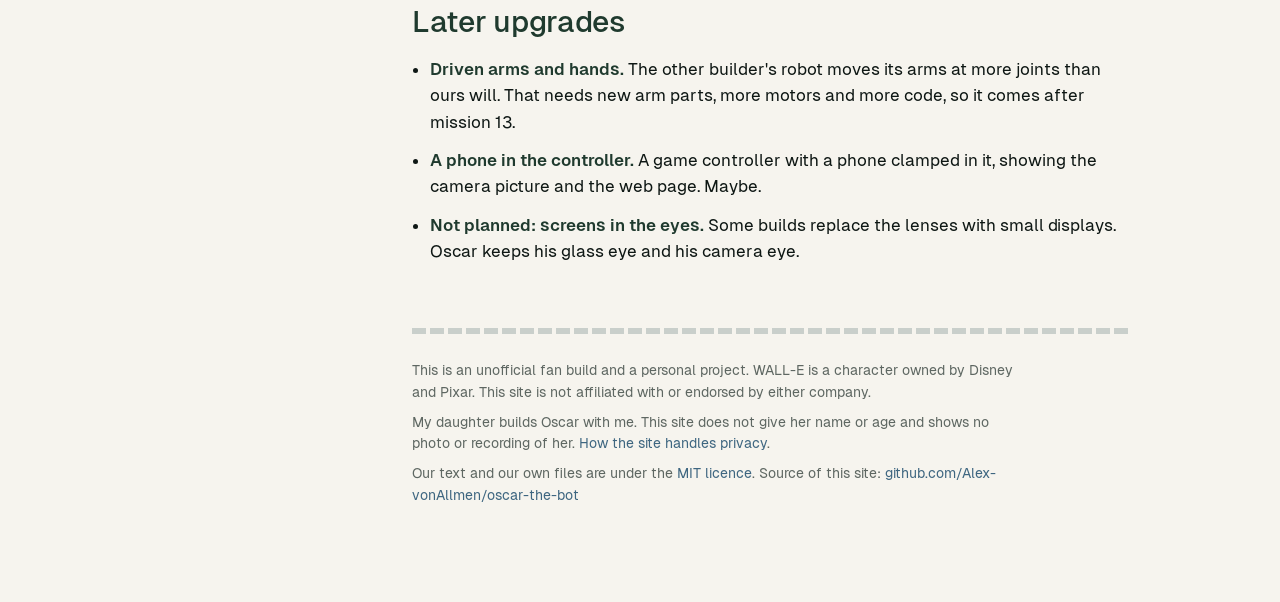
<file: site/plan.html>
<!DOCTYPE html>
<html lang="en">
<head>
<meta charset="utf-8">
<meta name="viewport" content="width=device-width, initial-scale=1">
<title>The plan | Oscar the Bot</title>
<meta name="description" content="Plan v5 for Oscar: thirteen short missions, architecture, software, safety rules and open decisions.">
<link rel="preload" href="assets/fonts/geist-sans-latin-400-normal.woff2" as="font" type="font/woff2" crossorigin>
<link rel="icon" href="assets/icons/favicon.svg" type="image/svg+xml">
<link rel="icon" href="assets/icons/favicon-32.png" sizes="32x32" type="image/png">
<link rel="apple-touch-icon" href="assets/icons/apple-touch-icon.png">
<link rel="stylesheet" href="assets/site.css">
</head>
<body>
<a class="skip" href="#content">Skip to content</a>
<header class="site-head">
  <div class="inner">
    <a class="site-name" href="index.html"><span class="plate">OSCAR</span> the Bot</a>
    <nav class="site-nav" aria-label="Site">
      <ul>
      <li><a href="index.html">Home</a></li>
      <li><a href="plan.html" aria-current="page">Plan</a></li>
      <li><a href="parts.html">Parts</a></li>
      <li><a href="design.html">Design changes</a></li>
      <li><a href="downloads.html">Downloads</a></li>
      <li><a href="log.html">Build log</a></li>
      <li><a href="credits.html">Credits</a></li>
      </ul>
    </nav>
  </div>
</header>
<div class="shell">

<nav class="index" aria-label="On this page">
  <p class="name">On this page</p>
  <ol>
    <li><a href="#why">Why this robot</a></li>
    <li><a href="#architecture">How it fits together</a></li>
    <li><a href="#missions">Missions</a></li>
    <li><a href="#software">Software</a></li>
    <li><a href="#safety">Safety and privacy</a></li>
    <li><a href="#open">Open decisions</a></li>
    <li><a href="#later">Later upgrades</a></li>
  </ol>
</nav>

<main id="content">
<header>
  <p class="eyebrow">Plan v5, adopted 16 November 2026, updated 24 November 2026</p>
  <h1>The plan</h1>
  <p class="lede">How Oscar is built, in what order, and what my daughter does in each mission. Dates are targets at a weekend pace.</p>
</header>

<section id="why">
  <h2>Why this robot</h2>
  <p>I want my daughter to grow up treating AI as something you can open, teach and correct. A chat window does not do that for a small child. A robot that follows her around the room and gets things wrong in front of her does.</p>
  <p>The body is <a href="https://wired.chillibasket.com/3d-printed-wall-e/">chillibasket's open-source Wall-E replica</a>: about 310 printed parts, two drive motors, seven servos, an Arduino and a Raspberry Pi. The stock build is remote controlled. This project adds three AI layers on top.</p>
  <ol class="rules">
    <li><span><strong>It has to survive a child.</strong> Tracks cannot fall over. A walking robot falls, and servos break when it does.</span></li>
    <li><span><strong>Every session ends with something that works.</strong> Each mission below lists my part, hers and the one idea she should take away. If a mission has nothing for her to do, the mission is wrong.</span></li>
    <li><span><strong>She has to be able to teach it.</strong> The main lesson is a game: she shows the robot her toys, names them, and watches it get better or worse depending on the examples she gives.</span></li>
  </ol>
  <div class="aside">
    <h3>Why there is no reinforcement learning on this robot</h3>
    <p>My first idea was to copy what <a href="https://pollen-robotics.com/microduck/">Pollen Robotics' Microduck</a> does: train a policy in a physics simulator, then run it on the real robot. That method earns its keep on walking and balance. A tracked robot is stable by construction, so a learned drive policy would have nothing hard to learn.</p>
    <p>It stays in the plan as a side quest. Microduck's simulator and training code are open source, so we can watch a simulated duck fall over many times and learn to walk on my laptop.</p>
  </div>
</section>

<section id="architecture">
  <h2>How it fits together</h2>
  <p>Three computers, each doing what it is good at. The Arduino keeps the motion smooth, the Pi handles senses and anything that must stay private, and a bigger machine does the heavy thinking.</p>
  <div class="arch-scroll">
    <div class="arch">
      <div class="node">
        <span class="where">In the body</span>
        <h3>Arduino Uno</h3>
        <ul>
          <li>Two 12 V drive motors through a motor shield</li>
          <li>Seven servos through an I2C servo driver: head rotation, neck top, neck bottom, two eyes, two arms</li>
          <li>Animation queue and smooth servo acceleration</li>
          <li>Two distance sensors that stop it at walls and edges</li>
          <li>Battery level monitor</li>
        </ul>
      </div>
      <div class="wire"><span class="arrow">&#8644;</span>USB serial<br>115200 baud</div>
      <div class="node">
        <span class="where">In the body</span>
        <h3>Raspberry Pi 5</h3>
        <ul>
          <li>Camera behind a flat window in one eye, microphone, speaker</li>
          <li>Bluetooth game controller, paired with the Pi directly</li>
          <li>Stock web interface: joystick, sounds, block editor</li>
          <li>Face following, wake word and speech to text, on the device</li>
          <li>Teach game: pictures, classifier, answers</li>
        </ul>
      </div>
      <div class="wire"><span class="arrow">&#8644;</span>Home Wi-Fi<br>text only</div>
      <div class="node">
        <span class="where">Off the robot</span>
        <h3>Laptop or cloud</h3>
        <ul>
          <li>Speech to text, only if the Pi proves too slow</li>
          <li>Language model that answers and calls robot tools</li>
          <li>Reinforcement learning side quest in simulation</li>
        </ul>
      </div>
    </div>
  </div>
  <p class="power">Power: one 12 V battery feeds the motors directly and the Pi through a 12 V to 5 V converter. The battery is a Bosch Professional 12 V tool pack in a sleeve behind a rear flap, ordered on 27 November.</p>
</section>

<section id="missions">
  <h2>Missions</h2>
  <p>Each mission is one or two weekends and ends with something that works. The printer runs between our sessions, so a session never consists of waiting. The eyes and head come first: they carry the character, they are small prints, and they need no battery. The body panels come last. Dates are targets at a weekend pace.</p>
  <div class="aside">
    <h3>Why not print everything first</h3>
    <p>The first version of this plan followed the engineering order: print about 310 parts, paint them, then assemble and test unit by unit. The original builder needed more than a month of near-daily printing. That is a month in which nothing moves, and a small child will not wait for it.</p>
    <p>The new order costs me rework. Head, eyes and electronics are wired on the desk first and wired again inside the body. I accept that.</p>
  </div>
  <ol class="phases">

    <li class="phase">
      <div class="num">0</div>
      <div class="body">
        <div class="head"><h3>Plan and order</h3><span class="when">Nov 2026</span><span class="pill now">In progress</span></div>
        <dl class="track">
          <dt>Build</dt><dd>Pick the printer, download the CAD files and code, and order in two waves. The printer, a Bambu Lab P2S Combo, and the first parts were ordered on 23 November. The battery, power button, microphone and eye glasses followed on 27 November. The first wave is the printer, filament, Raspberry Pi, camera, servos, Arduino, servo driver, game controller, speaker and microphone, because missions 1 to 8 need only those. Motors, motor shield, distance sensors and battery follow later.</dd>
          <dt>Her part</dt><dd class="hers">Name the robot. She called him Oscar.</dd>
          <dt>Done when</dt><dd>The printer is running and the first wave has arrived.</dd>
        </dl>
      </div>
    </li>

    <li class="phase">
      <div class="num">1</div>
      <div class="body">
        <div class="head"><h3>The printer's first print</h3><span class="when">Late Nov 2026</span><span class="pill">Not started</span></div>
        <dl class="track">
          <dt>Build</dt><dd>Set up the printer. Nothing of the robot yet.</dd>
          <dt>Printing</dt><dd>A name plate that says OSCAR. A short print, so she can watch it from start to finish.</dd>
          <dt>Her part</dt><dd class="hers">Picks the colour, presses start, watches the first layer go down, and peels the part off the plate once it is cool.</dd>
          <dt>Idea</dt><dd>A printer draws a thing in thin layers.</dd>
          <dt>Done when</dt><dd>She holds something she made appear.</dd>
        </dl>
      </div>
    </li>

    <li class="phase">
      <div class="num">2</div>
      <div class="body">
        <div class="head"><h3>An arm that waves</h3><span class="when">Late Nov 2026</span><span class="pill">Not started</span></div>
        <dl class="track">
          <dt>Build</dt><dd>One servo, the Arduino and a turning knob on the desk, with no robot around them yet. Install the stock web interface on the Pi so that its block editor is ready.</dd>
          <dt>Printing</dt><dd>One arm with its hand, and a small block that holds the arm servo on the desk.</dd>
          <dt>Her part</dt><dd class="hers">Turns the knob and the arm follows. Then makes the arm wave by itself with three blocks in the drag-and-drop editor.</dd>
          <dt>Idea</dt><dd>Motors do what signals tell them.</dd>
          <dt>Done when</dt><dd>The arm waves at her without anyone touching it.</dd>
        </dl>
      </div>
    </li>

    <li class="phase">
      <div class="num">3</div>
      <div class="body">
        <div class="head"><h3>Oscar's eye</h3><span class="when">Dec 2026</span><span class="pill">Not started</span></div>
        <dl class="track">
          <dt>Build</dt><dd>Fit the camera into one eye and connect it to the Pi. The stock video stream supports Raspberry Pi CSI cameras only. A magnifying lens in front of the camera would blur everything beyond arm's length, so both eyes get a double-domed watch glass of even thickness instead. It should look curved without magnifying. That is reasoning, tested first with the spare glass.</dd>
          <dt>Printing</dt><dd>One eye: front, middle, back and camera mount.</dd>
          <dt>Her part</dt><dd class="hers">Paints rust and dirt on the eye with acrylics. Looks at herself through it on the screen and zooms in until the picture turns into squares.</dd>
          <dt>Idea</dt><dd>A camera is an eye, and its picture is made of small squares.</dd>
          <dt>Done when</dt><dd>She sees her own face through Oscar's eye.</dd>
        </dl>
      </div>
    </li>

    <li class="phase">
      <div class="num">4</div>
      <div class="body">
        <div class="head"><h3>The eye finds you</h3><span class="when">Dec 2026</span><span class="pill">Not started</span></div>
        <dl class="track">
          <dt>Build</dt><dd>Face detection on the Pi draws a box around a face in the camera picture. Everything runs on the Pi and no image leaves it. This is AI layer one, on the desk.</dd>
          <dt>Printing</dt><dd>The second eye and the head centre.</dd>
          <dt>Her part</dt><dd class="hers">Hide and seek with the eye on a stand: a hat, hands over her face, sideways, a dark room. She keeps a tally of when it loses her.</dd>
          <dt>Idea</dt><dd>Machine vision fails in specific, repeatable ways, and you can find them by experiment.</dd>
          <dt>Done when</dt><dd>The box follows her face, and she can show two ways to make it lose her.</dd>
        </dl>
      </div>
    </li>

    <li class="phase">
      <div class="num">5</div>
      <div class="body">
        <div class="head"><h3>A head with feelings</h3><span class="when">Dec 2026</span><span class="pill">Not started</span></div>
        <dl class="track">
          <dt>Build</dt><dd>Assemble head and neck on a desk stand with five servos and the I2C servo driver. Run the calibration sketch to record the low and high position of each servo. Known risk: in the first version of the original build the neck servos were too weak for the head, so this is where I check torque. Face detection now steers head and eyes. Pair the game controller with the Pi.</dd>
          <dt>Printing</dt><dd>Neck parts and a desk stand for the head, over several nights.</dd>
          <dt>Her part</dt><dd class="hers">Invents three faces, such as sad, curious and happy, names them, and plays them from the controller.</dd>
          <dt>Idea</dt><dd>Feelings on a robot are movements somebody designed.</dd>
          <dt>Done when</dt><dd>The head looks sad when she presses a button, and follows her across the room.</dd>
        </dl>
      </div>
    </li>

    <li class="phase">
      <div class="num">6</div>
      <div class="body">
        <div class="head"><h3>Oscar's voice</h3><span class="when">Jan 2027</span><span class="pill">Not started</span></div>
        <dl class="track">
          <dt>Build</dt><dd>Speaker, amplifier and microphone on the Pi, with a hardware switch that cuts the microphone. One controller button per sound. The web interface plays any <code>.wav</code> file dropped into its sounds folder.</dd>
          <dt>Printing</dt><dd>Wheels and wheel frames start in the background. Many small prints.</dd>
          <dt>Her part</dt><dd class="hers">Records Oscar's sounds.</dd>
          <dt>Idea</dt><dd>Sound can be caught, kept and played back.</dd>
          <dt>Done when</dt><dd>It answers a button with a sound she recorded.</dd>
        </dl>
      </div>
    </li>

    <li class="phase">
      <div class="num">7</div>
      <div class="body">
        <div class="head"><h3>Teach Oscar your toys</h3><span class="when">Jan 2027</span><span class="pill">Not started</span></div>
        <dl class="track">
          <dt>Build</dt><dd>Teach mode, AI layer three, on the desk. She holds up an object and says its name, and the Pi takes about twenty pictures. A small pretrained vision model turns each picture into a list of numbers, and a nearest-neighbour classifier compares new pictures against her examples. Retraining takes seconds. The robot says what it thinks it sees and how sure it is.</dd>
          <dt>Printing</dt><dd>More wheel and frame parts.</dd>
          <dt>Her part</dt><dd class="hers">Teaches it her toys. Then tries to fool it. Then fixes it with better examples.</dd>
          <dt>Idea</dt><dd>It learns from examples, varied examples work better, and it can be sure and wrong at once.</dd>
          <dt>Done when</dt><dd>It names five of her toys correctly and she has fooled it at least once.</dd>
        </dl>
      </div>
    </li>

    <li class="phase">
      <div class="num">8</div>
      <div class="body">
        <div class="head"><h3>Which track is quieter?</h3><span class="when">Jan to Feb 2027</span><span class="pill">Not started</span></div>
        <dl class="track">
          <dt>Build</dt><dd>Join ten links of each kind into a strip and put about two kilograms on top.</dd>
          <dt>Printing</dt><dd>Ten track links in soft TPU and ten in hard PETG.</dd>
          <dt>Her part</dt><dd class="hers">Pulls both strips across our wooden floor, listens, looks for marks, and decides.</dd>
          <dt>Idea</dt><dd>You find out by testing, not by guessing.</dd>
          <dt>Done when</dt><dd>She has picked the track material.</dd>
        </dl>
      </div>
    </li>

    <li class="phase">
      <div class="num">9</div>
      <div class="body">
        <div class="head"><h3>One track turns</h3><span class="when">Feb 2027</span><span class="pill">Not started</span></div>
        <dl class="track">
          <dt>Build</dt><dd>Assemble one wheel frame with its motor, gears and track. Wire the Arduino and motor shield and flash the stock sketch. First test over serial with <code>w</code> <code>a</code> <code>s</code> <code>d</code> to drive and <code>q</code> to stop, then from the controller.</dd>
          <dt>Printing</dt><dd>All track links and the drive gears.</dd>
          <dt>Her part</dt><dd class="hers">Counts links into rows of ten, helps close the track, and spins it with the controller.</dd>
          <dt>Idea</dt><dd>Gears trade speed for strength.</dd>
          <dt>Done when</dt><dd>A track runs on the table when she pushes the stick.</dd>
        </dl>
      </div>
    </li>

    <li class="phase">
      <div class="num">10</div>
      <div class="body">
        <div class="head"><h3>First drive</h3><span class="when">Feb to Mar 2027</span><span class="pill">Not started</span></div>
        <dl class="track">
          <dt>Build</dt><dd>Both tracks on the body floor. Battery, fuse, low-voltage cutoff and buck converter. Fit the two distance sensors and make the Arduino stop at a wall or a drop. Make the robot stop when the controller connection drops.</dd>
          <dt>Printing</dt><dd>The body floor and the second wheel frame.</dd>
          <dt>Her part</dt><dd class="hers">Drives the bare chassis. Then tries to drive it into a wall and off a low step, and finds out that it refuses.</dd>
          <dt>Idea</dt><dd>It senses the wall before it touches it.</dd>
          <dt>Done when</dt><dd>She drives it across the living room and back, and it stops by itself at a wall and at a low step.</dd>
        </dl>
      </div>
    </li>

    <li class="phase">
      <div class="num">11</div>
      <div class="body">
        <div class="head"><h3>Arms and a body</h3><span class="when">Mar 2027</span><span class="pill">Not started</span></div>
        <dl class="track">
          <dt>Build</dt><dd>Prime and spray each body panel outdoors as it comes off the printer. Fit both arms. Move the electronics from the desk into the body.</dd>
          <dt>Printing</dt><dd>The second arm, then one body panel per night.</dd>
          <dt>Her part</dt><dd class="hers">Weathers each panel with brown and black acrylic paint, which is the one paint job where mess improves the result. Programs a wave and a hug in the block editor.</dd>
          <dt>Idea</dt><dd>Big things are built from small finished things.</dd>
          <dt>Done when</dt><dd>The panels she painted stand as a box on the tracks.</dd>
        </dl>
      </div>
    </li>

    <li class="phase">
      <div class="num">12</div>
      <div class="body">
        <div class="head"><h3>Oscar in one piece</h3><span class="when">Mar to Apr 2027</span><span class="pill">Not started</span></div>
        <dl class="track">
          <dt>Build</dt><dd>Move the head from the desk stand to the body, wire everything a second time, close the body and fit the door.</dd>
          <dt>Printing</dt><dd>Body top, door and the last small parts.</dd>
          <dt>Her part</dt><dd class="hers">Puts the head on with me. Sticks on the name plate from mission 1. Drives Oscar to someone and makes him wave.</dd>
          <dt>Idea</dt><dd>The parts she already knows now work together.</dd>
          <dt>Done when</dt><dd>She drives the whole of Oscar across the room and makes him wave.</dd>
        </dl>
      </div>
    </li>

    <li class="phase">
      <div class="num">13</div>
      <div class="body">
        <div class="head"><h3>It listens and answers</h3><span class="when">Apr 2027</span><span class="pill">Not started</span></div>
        <dl class="track">
          <dt>Build</dt><dd>AI layer two. Wake word and speech to text on the Pi, with the laptop as fallback if the Pi is too slow, then a language model that can answer and call four robot tools: <code>drive</code>, <code>look</code>, <code>play_animation</code> and <code>play_sound</code>. Text to speech on the Pi. A button on the game controller works as push-to-talk next to the wake word. Target: the answer starts within two seconds, because a small child will not wait longer.</dd>
          <dt>Printing</dt><dd>Nothing.</dd>
          <dt>Her part</dt><dd class="hers">Holds the talk button and asks it to come. Decides the robot's character and its rules, in her own words. We write them into its instructions together and test whether it keeps them.</dd>
          <dt>Idea</dt><dd>You steer this kind of machine with language, and it does not always do what you meant.</dd>
          <dt>Done when</dt><dd>She asks it to come to her, and it does.</dd>
        </dl>
      </div>
    </li>

  </ol>
  <p>After mission 13 the teach game from mission 7 runs again on the finished robot, as a show for the family.</p>
</section>

<section id="software">
  <h2>Software</h2>
  <p>The plan is to keep the stock code running and add the AI as a separate service next to it, so the robot still works as a remote-controlled toy when the clever parts are broken.</p>
  <dl class="stack">
    <dt>Motion</dt>
    <dd>
      <span>Stock Arduino sketch from <a href="https://github.com/chillibasket/walle-replica">chillibasket/walle-replica</a>. It queues animations, smooths servo acceleration and reads commands from the Pi without blocking.</span>
      <span>New: two distance sensors on the Arduino stop forward motion at an obstacle or a drop. The check runs on the Arduino, so it holds even when the Pi has crashed.</span>
      <span>Commands are single characters at 115200 baud: <code>w</code> <code>a</code> <code>s</code> <code>d</code> drive, <code>q</code> stops, <code>j</code> <code>l</code> tilt the head, <code>i</code> <code>k</code> move the eyes.</span>
    </dd>
    <dt>Remote control</dt>
    <dd>
      <span>New: a Bluetooth game controller is the main control. It pairs with the Pi, and a small service turns sticks and buttons into the commands above. No phone, browser or Wi-Fi is involved. If the connection drops, the service sends stop.</span>
      <span>Stock Flask web interface on the Pi, kept for setup and debugging: on-screen joystick, manual servo control, sounds, text to speech, a drag-and-drop block editor and a camera stream. A systemd service starts it at boot.</span>
    </dd>
    <dt>Face following</dt>
    <dd>
      <span>New. A face detector on the Pi turns the offset of the face from the image centre into head and eye commands. Candidates are MediaPipe and OpenCV.</span>
    </dd>
    <dt>Voice loop</dt>
    <dd>
      <span>New. Wake word or a push-to-talk button on the controller, speech to text, language model with tool calls, text to speech. Candidates are openWakeWord, a Whisper-family model and Piper. Which language model runs behind it is an open decision.</span>
      <span>The model never sends raw serial commands. It calls four named tools with limits on speed and duration, and the service translates those into the commands above.</span>
    </dd>
    <dt>Teach game</dt>
    <dd>
      <span>New. Image embeddings from a small pretrained vision model plus a nearest-neighbour classifier, all on the Pi. Her examples are stored as pictures in folders named after each object, so she can look at exactly what the robot learned from.</span>
    </dd>
  </dl>
  <p>The stock code is licensed GPL-3.0. Everything I derive from it will be published under the same licence, in the <a href="https://github.com/Alex-vonAllmen/oscar-the-bot">project repository</a>, which already holds the source of this site. Our own new code will be published there too.</p>
</section>

<section id="safety">
  <h2>Safety and privacy</h2>
  <p>This is a robot with a lithium battery, a camera and a microphone in a house with a small child. These rules are part of the design.</p>
  <ul class="plain">
    <li><strong>Battery.</strong> Whatever battery we pick has a hard case and is charged outside the robot. A fuse and a low-voltage cutoff sit between the battery and everything else.</li>
    <li><strong>Walls and edges.</strong> Two distance sensors stop forward motion at an obstacle or a drop, whatever the controller, the Pi or the language model asked for.</li>
    <li><strong>Lost connection.</strong> When the game controller disconnects or its battery dies, the robot stops. The Arduino should also stop by itself when the Pi goes silent. That second check needs a heartbeat the stock code does not have, and it is not written yet.</li>
    <li><strong>Pinch points.</strong> Treads and arm linkages can catch small fingers. Drive speed is capped in software while she is the driver.</li>
    <li><strong>Printer and paint.</strong> The nozzle and bed are hot, so she watches and I remove the parts. Spray painting is an adult job, outdoors.</li>
    <li><strong>No pictures or audio of her leave the house.</strong> Face following and the teach game run on the robot. Speech is transcribed at home, and only the text goes to the language model.</li>
    <li><strong>The microphone has a physical off switch.</strong> Nothing is recorded before the wake word or the talk button.</li>
    <li><strong>This site.</strong> It does not give her name or age and shows no photo or recording of her. Photos show the robot and its parts, and location data is removed before a photo is published.</li>
    <li><strong>Home network only.</strong> The stock web interface has a simple login that is not meant for untrusted networks, so the robot is never exposed to the internet.</li>
  </ul>
</section>

<section id="open">
  <h2>Open decisions</h2>
  <ul class="plain">
    <li><strong>Clean shutdown.</strong> The power button is a latching switch with an LED ring, like the other builder's. Cut straight into the battery line it would switch off the Pi without a clean shutdown. Either the switch drives a relay that the Pi releases after shutting down, or the Pi watches the switch and turns itself off. Not chosen.</li>
    <li><strong>Language model.</strong> A cloud model answers faster and better. A local model on the laptop keeps even the text at home. I will measure response time for both before choosing.</li>
    <li><strong>Sharing the serial port.</strong> The stock web interface owns the connection to the Arduino. The AI service and the controller service should send their commands through that interface instead of opening the port a second time. How cleanly that works is untested.</li>
    <li><strong>Camera fit.</strong> The camera eye gets a double-domed watch glass, and the standard Camera Module 3 lens clears the opening if it sits within about 20 mm of it. Where the camera sits on the printed mount is not measured yet.</li>
    <li><strong>Sensor bracket.</strong> Where the two distance sensors mount on the front without spoiling the look, and whether the extra code still fits in the Arduino Uno's memory.</li>
    <li><strong>Pace.</strong> One session a week is a guess. I will adjust after mission 3.</li>
    <li><strong>Wake word or talk button.</strong> A wake word has to cope with a child's voice. A talk button is simpler and only listens while it is held. Both are planned, and she decides which one she uses.</li>
  </ul>
</section>

<section id="later">
  <h2>Later upgrades</h2>
  <ul class="plain">
    <li><strong>Driven arms and hands.</strong> The other builder's robot moves its arms at more joints than ours will. That needs new arm parts, more motors and more code, so it comes after mission 13.</li>
    <li><strong>A phone in the controller.</strong> A game controller with a phone clamped in it, showing the camera picture and the web page. Maybe.</li>
    <li><strong>Not planned: screens in the eyes.</strong> Some builds replace the lenses with small displays. Oscar keeps his glass eye and his camera eye.</li>
  </ul>
</section>

<footer>
  <p>This is an unofficial fan build and a personal project. WALL-E is a character owned by Disney and Pixar. This site is not affiliated with or endorsed by either company.</p>
  <p>My daughter builds Oscar with me. This site does not give her name or age and shows no photo or recording of her. <a href="credits.html#privacy">How the site handles privacy</a>.</p>
  <p>Our text and our own files are under the <a href="credits.html#licence">MIT licence</a>. Source of this site: <a href="https://github.com/Alex-vonAllmen/oscar-the-bot">github.com/Alex-vonAllmen/oscar-the-bot</a></p>
</footer>
</main>
</div>
</body>
</html>
</file>
<file: site/assets/site.css>
/* Oscar the Bot: shared styles for every page.
   Base: the Grounded Precision design system (Alpine & Ocean palette, Geist, 4px spacing,
   hairlines instead of shadows, radii 0/4/8, quiet motion).
   Wall-E touches: two filament colours from the build. Sunflower Yellow (#FEC600, Oscar's body)
   fills the charge meter and marks the mission in progress. Hot Pink (#F5547C, her name plate)
   marks the name plate and everything that is her part. Nothing else gets new hues.
   Fonts are served from this site, never from a third party. */

@font-face { font-family: "Geist"; font-style: normal; font-display: swap; font-weight: 400; src: url("fonts/geist-sans-latin-400-normal.woff2") format("woff2"); }
@font-face { font-family: "Geist"; font-style: normal; font-display: swap; font-weight: 500; src: url("fonts/geist-sans-latin-500-normal.woff2") format("woff2"); }
@font-face { font-family: "Geist"; font-style: normal; font-display: swap; font-weight: 600; src: url("fonts/geist-sans-latin-600-normal.woff2") format("woff2"); }
@font-face { font-family: "Geist Mono"; font-style: normal; font-display: swap; font-weight: 400; src: url("fonts/geist-mono-latin-400-normal.woff2") format("woff2"); }
@font-face { font-family: "Geist Mono"; font-style: normal; font-display: swap; font-weight: 500; src: url("fonts/geist-mono-latin-500-normal.woff2") format("woff2"); }
@font-face { font-family: "Geist Mono"; font-style: normal; font-display: swap; font-weight: 700; src: url("fonts/geist-mono-latin-700-normal.woff2") format("woff2"); }

:root {
  /* Grounded Precision base colours */
  --c-pine:  #1F3A2E;
  --c-ocean: #3E6680;
  --c-snow:  #F6F4EE;
  --c-ink:   #0E1714;
  --c-mist:  #C9CFCB;
  --c-stone: #8A938E;
  --c-ember: #B5532A;
  /* Filament colours from the build */
  --c-sunflower: #FEC600;
  --c-hotpink:   #F5547C;

  /* Semantic layer */
  --bg: var(--c-snow);
  --bg-alt: #EFEDE6;
  --surface: var(--c-snow);
  --sunken: #E6E3DA;
  --ink: var(--c-ink);
  --heading: var(--c-pine);
  --muted: #5E6762;            /* Stone darkened for text contrast on Snow */
  --line: var(--c-mist);
  --line-strong: var(--c-pine);
  --link: var(--c-ocean);
  --tint: rgba(31, 58, 46, 0.06);
  --pink: var(--c-hotpink);    /* fills, rules and markers */
  --pink-ink: #B8284F;         /* Hot Pink darkened for text on Snow */
  --pink-tint: rgba(245, 84, 124, 0.10);
  --sun: var(--c-sunflower);
  --on-colour: var(--c-ink);   /* text on Hot Pink and Sunflower */

  --f-sans: "Geist", ui-sans-serif, system-ui, -apple-system, "Helvetica Neue", Arial, sans-serif;
  --f-mono: "Geist Mono", ui-monospace, "SF Mono", Menlo, Consolas, monospace;

  --t-h1: clamp(34px, 3.6vw, 44px);
  --t-h2: clamp(24px, 2.4vw, 30px);
  --t-h3: 20px;
  --t-body: 17px;
  --t-small: 14px;
  --t-eyebrow: 12px;

  --s-1: 4px; --s-2: 8px; --s-3: 12px; --s-4: 16px; --s-5: 24px;
  --s-6: 32px; --s-7: 48px; --s-8: 64px; --s-9: 96px;
  --r-sm: 4px; --r-md: 8px;
  --ease: cubic-bezier(0.2, 0.6, 0.2, 1);

  color-scheme: light;
}

/* Night version: Ink and Pine surfaces, Snow text. Same idea, lights off. */
@media (prefers-color-scheme: dark) {
  :root:not([data-theme="light"]) {
    --bg: #0E1714; --bg-alt: #13201B; --surface: #13201B; --sunken: #1C2B25;
    --ink: #E9E7E0; --heading: #F6F4EE; --muted: #A3ACA7; --line: #2A3A33; --line-strong: #F6F4EE;
    --link: #8DB4CC; --tint: rgba(246, 244, 238, 0.06);
    --pink-ink: #FF8FAB; --pink-tint: rgba(245, 84, 124, 0.16);
    color-scheme: dark;
  }
}
:root[data-theme="dark"] {
  --bg: #0E1714; --bg-alt: #13201B; --surface: #13201B; --sunken: #1C2B25;
  --ink: #E9E7E0; --heading: #F6F4EE; --muted: #A3ACA7; --line: #2A3A33; --line-strong: #F6F4EE;
  --link: #8DB4CC; --tint: rgba(246, 244, 238, 0.06);
  --pink-ink: #FF8FAB; --pink-tint: rgba(245, 84, 124, 0.16);
  color-scheme: dark;
}

/* ---------- base ---------- */
* { box-sizing: border-box; }
html { scroll-behavior: smooth; }
body {
  margin: 0;
  background: var(--bg);
  color: var(--ink);
  font-family: var(--f-sans);
  font-size: var(--t-body);
  line-height: 1.55;
  -webkit-font-smoothing: antialiased;
  text-rendering: optimizeLegibility;
}
::selection { background: var(--pink); color: var(--on-colour); }
a { color: var(--link); text-decoration: none; text-underline-offset: 3px; }
a:hover, a:focus-visible { text-decoration: underline; text-decoration-thickness: 1px; }
a:focus-visible { outline: 1.5px solid var(--link); outline-offset: 3px; border-radius: 2px; }
code, .mono { font-family: var(--f-mono); font-size: 0.9em; }
code { color: var(--heading); background: var(--tint); padding: 1px 6px; border-radius: var(--r-sm); }

h1, h2, h3 { color: var(--heading); font-weight: 500; text-wrap: balance; margin: 0; }
h1 { font-size: var(--t-h1); line-height: 1.1; letter-spacing: -0.01em; }
h2 { font-size: var(--t-h2); line-height: 1.2; letter-spacing: -0.01em; }
h3 { font-size: var(--t-h3); line-height: 1.3; }
p { margin: 0; max-width: 68ch; text-wrap: pretty; }
.eyebrow {
  font-family: var(--f-mono);
  font-size: var(--t-eyebrow);
  font-weight: 500;
  letter-spacing: 0.12em;
  text-transform: uppercase;
  color: var(--muted);
  margin: 0 0 var(--s-4);
}
.lede { font-size: 19px; line-height: 1.55; margin-top: var(--s-5); color: var(--ink); }
section { display: flex; flex-direction: column; gap: var(--s-4); scroll-margin-top: var(--s-5); }

/* ---------- site header ---------- */
.site-head { border-bottom: 1px solid var(--line); }
.site-head .inner {
  max-width: 1200px; margin: 0 auto; padding: var(--s-4) var(--s-5);
  display: flex; flex-wrap: wrap; align-items: center; gap: var(--s-3) var(--s-7);
}
.site-name {
  display: inline-flex; align-items: center; gap: var(--s-2);
  color: var(--heading); font-weight: 500; font-size: 15px;
}
.site-name:hover { text-decoration: none; }
/* The name plate: Hot Pink, like the one she prints in mission 1. */
.plate {
  display: inline-block;
  background: var(--pink);
  color: var(--on-colour);
  font-family: var(--f-mono);
  font-weight: 700;
  font-size: 14px;
  letter-spacing: 0.18em;
  padding: 3px 7px 3px 9px;
  border-radius: var(--r-sm);
  line-height: 1.2;
}
.site-nav ul { list-style: none; margin: 0; padding: 0; display: flex; flex-wrap: wrap; gap: var(--s-1) var(--s-5); font-size: 15px; }
.site-nav a { color: var(--muted); padding: 2px 0; }
.site-nav a:hover { color: var(--heading); }
.site-nav a[aria-current="page"] { color: var(--heading); text-decoration: underline; text-decoration-color: var(--pink); text-decoration-thickness: 1.5px; text-underline-offset: 6px; }
.skip { position: absolute; left: -999px; }
.skip:focus { left: var(--s-4); top: var(--s-2); background: var(--surface); padding: var(--s-2) var(--s-3); z-index: 10; border: 1px solid var(--line); }

/* ---------- layouts ---------- */
.page { max-width: 768px; margin: 0 auto; padding: 0 var(--s-5) var(--s-9); }
.shell {
  display: grid;
  grid-template-columns: 12.5rem minmax(0, 720px);
  gap: var(--s-8);
  max-width: 1200px;
  margin: 0 auto;
  padding: 0 var(--s-5) var(--s-9);
  justify-content: center;
}
main { padding-top: var(--s-8); display: flex; flex-direction: column; gap: var(--s-8); }
.index { position: sticky; top: 0; align-self: start; padding-top: var(--s-8); font-size: var(--t-small); }
.index .name { font-family: var(--f-mono); font-size: var(--t-eyebrow); letter-spacing: 0.12em; text-transform: uppercase; color: var(--muted); margin: 0 0 var(--s-3); }
.index ol { list-style: none; margin: 0; padding: 0; display: flex; flex-direction: column; gap: var(--s-2); border-left: 1px solid var(--line); }
.index a { display: block; padding-left: var(--s-4); color: var(--muted); }
.index a:hover { color: var(--heading); }

/* ---------- status strip and charge meter ---------- */
.status {
  display: grid;
  grid-template-columns: repeat(3, minmax(0, 1fr));
  margin: var(--s-6) 0 0;
  border: 1px solid var(--line);
  border-radius: var(--r-md);
}
.status div { padding: var(--s-4) var(--s-5); border-left: 1px solid var(--line); }
.status div:first-child { border-left: 0; }
.status dt { font-family: var(--f-mono); font-size: var(--t-eyebrow); letter-spacing: 0.12em; text-transform: uppercase; color: var(--muted); }
.status dd { margin: var(--s-1) 0 0; font-weight: 500; color: var(--heading); font-variant-numeric: tabular-nums; }

/* Mission progress drawn like a solar charge gauge: one cell per mission, 0 to 13. */
.charge { margin-top: var(--s-5); display: grid; grid-template-columns: auto minmax(0, 1fr) auto; align-items: center; gap: var(--s-4); }
.charge .label, .charge .count { font-family: var(--f-mono); font-size: var(--t-eyebrow); letter-spacing: 0.12em; text-transform: uppercase; color: var(--muted); white-space: nowrap; }
.charge ol { list-style: none; margin: 0; padding: 3px; display: grid; grid-template-columns: repeat(14, minmax(0, 1fr)); gap: 3px; border: 1px solid var(--line-strong); border-radius: var(--r-sm); }
.charge li { height: 14px; background: var(--sunken); border-radius: 1px; }
.charge li.on { background: var(--sun); }
.charge li.now { background: repeating-linear-gradient(135deg, var(--sun) 0 4px, var(--sunken) 4px 8px); }

/* ---------- design rules list ---------- */
.rules { list-style: none; margin: 0; padding: 0; display: flex; flex-direction: column; gap: var(--s-4); counter-reset: rule; }
.rules li { display: grid; grid-template-columns: 2.5rem minmax(0, 1fr); gap: var(--s-2); max-width: 68ch; }
.rules li::before { counter-increment: rule; content: "0" counter(rule); font-family: var(--f-mono); font-size: 13px; color: var(--muted); padding-top: 3px; }
.rules strong { font-weight: 600; color: var(--heading); }

/* ---------- aside ---------- */
.aside {
  border: 1px solid var(--line);
  border-radius: var(--r-md);
  background: var(--bg-alt);
  padding: var(--s-5) var(--s-6);
  display: flex; flex-direction: column; gap: var(--s-3);
}
.aside h3 { font-size: 17px; font-weight: 600; }

/* ---------- architecture ---------- */
.arch-scroll { overflow-x: auto; }
.arch { display: grid; grid-template-columns: minmax(0, 1fr) auto minmax(0, 1fr) auto minmax(0, 1fr); align-items: stretch; gap: var(--s-2); }
.node { border: 1px solid var(--line); border-radius: var(--r-md); padding: var(--s-4) var(--s-4) var(--s-5); display: flex; flex-direction: column; gap: var(--s-2); }
.node .where { font-family: var(--f-mono); font-size: 11px; letter-spacing: 0.12em; text-transform: uppercase; color: var(--muted); }
.node h3 { font-size: 17px; font-weight: 600; }
.node ul { margin: 0; padding-left: 1.05rem; font-size: 15px; line-height: 1.45; display: flex; flex-direction: column; gap: 3px; }
.wire { align-self: center; text-align: center; font-family: var(--f-mono); font-size: 11px; line-height: 1.4; color: var(--muted); }
.wire .arrow { display: block; font-size: 18px; color: var(--link); line-height: 1; }
.power { font-size: var(--t-small); color: var(--muted); }

/* ---------- missions ---------- */
.phases { list-style: none; margin: 0; padding: 0; display: flex; flex-direction: column; }
.phase { display: grid; grid-template-columns: 3.5rem minmax(0, 1fr); gap: 0 var(--s-4); padding: var(--s-6) 0; border-top: 1px solid var(--line); }
.phase:last-child { border-bottom: 1px solid var(--line); }
.phase .num { font-family: var(--f-mono); font-weight: 500; font-size: 28px; line-height: 1.1; color: var(--muted); font-variant-numeric: tabular-nums; }
.phase .body { display: flex; flex-direction: column; gap: var(--s-3); }
.phase .head { display: flex; flex-wrap: wrap; align-items: baseline; gap: var(--s-2) var(--s-3); }
.phase .when { font-family: var(--f-mono); font-size: 13px; color: var(--muted); }
.pill {
  font-family: var(--f-mono); font-size: 11px; letter-spacing: 0.1em; text-transform: uppercase;
  padding: 2px 7px; border-radius: var(--r-sm); border: 1px solid var(--line); color: var(--muted); white-space: nowrap;
}
.pill.now { background: var(--sun); border-color: var(--sun); color: var(--on-colour); }
.pill.done { background: var(--tint); border-color: var(--line-strong); color: var(--heading); }
.phase ul { margin: 0; padding-left: 1.1rem; display: flex; flex-direction: column; gap: var(--s-1); max-width: 68ch; }
.track { display: grid; grid-template-columns: 6.5rem minmax(0, 1fr); gap: var(--s-2) var(--s-4); max-width: 68ch; margin: 0; }
.track dt { font-family: var(--f-mono); font-size: 11px; letter-spacing: 0.1em; text-transform: uppercase; color: var(--muted); padding-top: 5px; }
.track dd { margin: 0; }
/* Her part: the pink thread through the plan. */
.track dt:has(+ dd.hers) { color: var(--pink-ink); }
.track dd.hers { background: var(--pink-tint); border-left: 1.5px solid var(--pink); padding: var(--s-2) var(--s-3); border-radius: 0 var(--r-sm) var(--r-sm) 0; }

/* ---------- tables ---------- */
.table-scroll { overflow-x: auto; border: 1px solid var(--line); border-radius: var(--r-md); }
table { border-collapse: collapse; width: 100%; min-width: 34rem; font-size: 15px; }
th, td { text-align: left; padding: var(--s-3) var(--s-4); border-top: 1px solid var(--line); vertical-align: top; }
thead th { border-top: 0; font-family: var(--f-mono); font-size: 11px; letter-spacing: 0.1em; text-transform: uppercase; color: var(--muted); font-weight: 500; }
tbody th[scope="rowgroup"] { background: var(--bg-alt); color: var(--heading); font-weight: 600; font-size: 15px; }
td.qty, td.chf { font-variant-numeric: tabular-nums; white-space: nowrap; }
td.chf { text-align: right; font-family: var(--f-mono); font-size: 14px; }
table.parts { min-width: 42rem; }
.src { display: block; color: var(--muted); font-size: 13px; margin-top: 2px; }
.status.budget { margin-top: 0; }
.note { font-size: var(--t-small); color: var(--muted); }

.stack { display: grid; grid-template-columns: 9.5rem minmax(0, 1fr); margin: 0; border-top: 1px solid var(--line); }
.stack dt, .stack dd { padding: var(--s-4) 0; border-bottom: 1px solid var(--line); margin: 0; }
.stack dt { font-weight: 600; color: var(--heading); padding-right: var(--s-4); }
.stack dd { display: flex; flex-direction: column; gap: var(--s-2); }

.plain { margin: 0; padding-left: 1.1rem; display: flex; flex-direction: column; gap: var(--s-3); max-width: 68ch; }
.plain strong { font-weight: 600; color: var(--heading); }

/* ---------- home cards: hairline thickens on hover, no lift ---------- */
.cards { list-style: none; margin: 0; padding: 0; display: grid; grid-template-columns: repeat(2, minmax(0, 1fr)); gap: var(--s-4); }
.cards a {
  display: flex; flex-direction: column; gap: var(--s-1); height: 100%;
  border: 1px solid var(--line); border-radius: var(--r-md);
  padding: var(--s-5); color: var(--ink);
  transition: box-shadow 120ms var(--ease);
}
.cards a:hover { text-decoration: none; box-shadow: inset 0 0 0 0.5px var(--line); }
.cards a:hover strong { text-decoration: underline; text-decoration-thickness: 1px; text-underline-offset: 3px; }
.cards strong { font-weight: 500; font-size: 17px; color: var(--heading); }
.cards span { font-size: var(--t-small); color: var(--muted); }

/* ---------- build log ---------- */
.entries { display: flex; flex-direction: column; gap: var(--s-7); }
article.entry { display: grid; grid-template-columns: 7rem minmax(0, 1fr); gap: var(--s-1) var(--s-4); scroll-margin-top: var(--s-5); }
article.entry > time { font-family: var(--f-mono); font-size: 13px; color: var(--muted); padding-top: 3px; white-space: nowrap; }
article.entry > .body { display: flex; flex-direction: column; gap: var(--s-3); }
article.entry h3 { font-size: 19px; }
article.entry h3 a { color: inherit; }
figure { margin: 0; display: flex; flex-direction: column; gap: var(--s-2); }
figure img { display: block; max-width: 100%; height: auto; border: 1px solid var(--line); border-radius: var(--r-sm); background: #fff; }
figcaption { font-size: 13px; color: var(--muted); }
.gallery { display: grid; grid-template-columns: repeat(auto-fill, minmax(11rem, 1fr)); gap: var(--s-2); }

/* ---------- downloads ---------- */
.files { list-style: none; margin: 0; padding: 0; border-top: 1px solid var(--line); }
.files li { display: grid; grid-template-columns: minmax(0, 1fr) auto; gap: var(--s-1) var(--s-4); padding: var(--s-4) 0; border-bottom: 1px solid var(--line); }
.files .meta { font-family: var(--f-mono); font-size: 13px; color: var(--muted); white-space: nowrap; }
.files .desc { grid-column: 1 / -1; font-size: var(--t-small); color: var(--muted); }

/* ---------- privacy box ---------- */
.privacy { border: 1px solid var(--line); border-left: 1.5px solid var(--pink); border-radius: 0 var(--r-md) var(--r-md) 0; padding: var(--s-5) var(--s-6); display: flex; flex-direction: column; gap: var(--s-3); }

/* ---------- footer: a tread line, then the small print ---------- */
footer { padding-top: var(--s-6); font-size: var(--t-small); color: var(--muted); display: flex; flex-direction: column; gap: var(--s-2); position: relative; }
footer::before {
  content: ""; position: absolute; top: 0; left: 0; right: 0; height: 6px;
  background: repeating-linear-gradient(90deg, var(--line) 0 14px, transparent 14px 18px);
}
.page footer { margin-top: var(--s-8); }

@media (prefers-reduced-motion: reduce) {
  html { scroll-behavior: auto; }
  *, *::before, *::after { transition-duration: 0.01ms !important; }
}
@media (max-width: 900px) {
  .shell { grid-template-columns: minmax(0, 1fr); gap: 0; }
  .index { position: static; padding-top: var(--s-6); }
  .index ol { flex-direction: row; flex-wrap: wrap; gap: var(--s-2) var(--s-4); border-left: 0; }
  .index a { padding-left: 0; }
  main { padding-top: var(--s-6); gap: var(--s-7); }
  .arch { grid-template-columns: minmax(0, 1fr); }
  .wire { padding: var(--s-1) 0; }
  .wire .arrow { transform: rotate(90deg); }
}
@media (max-width: 560px) {
  body { font-size: 16px; }
  .site-head .inner { padding: var(--s-3) var(--s-4); gap: var(--s-2) var(--s-4); }
  .page, .shell { padding-left: var(--s-4); padding-right: var(--s-4); }
  .status { grid-template-columns: minmax(0, 1fr); }
  .status div { border-left: 0; border-top: 1px solid var(--line); }
  .status div:first-child { border-top: 0; }
  .charge { grid-template-columns: minmax(0, 1fr); gap: var(--s-2); }
  .phase { grid-template-columns: minmax(0, 1fr); gap: var(--s-2); }
  .track, .stack, article.entry, .files li { grid-template-columns: minmax(0, 1fr); }
  .stack dt { border-bottom: 0; padding-bottom: 0; }
  .cards { grid-template-columns: minmax(0, 1fr); }
  .aside, .privacy { padding: var(--s-4) var(--s-5); }
}
</file>
